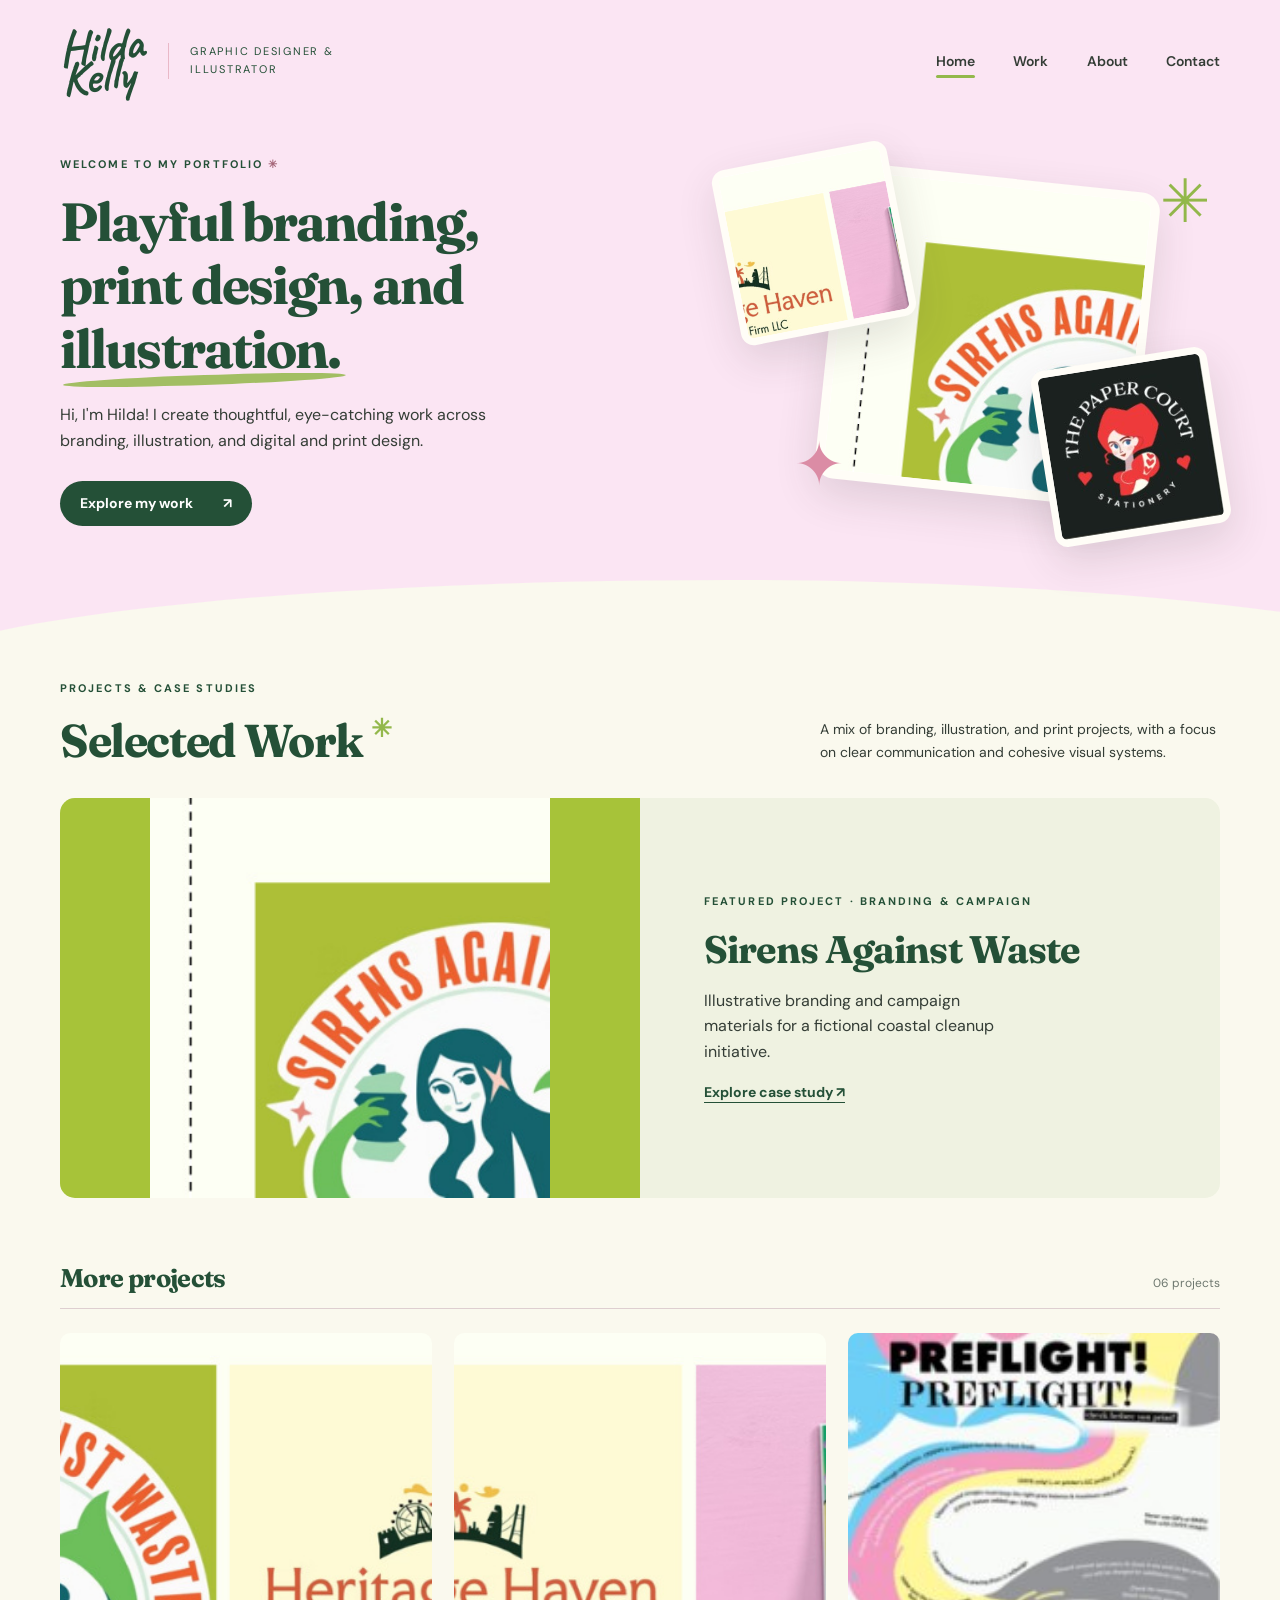
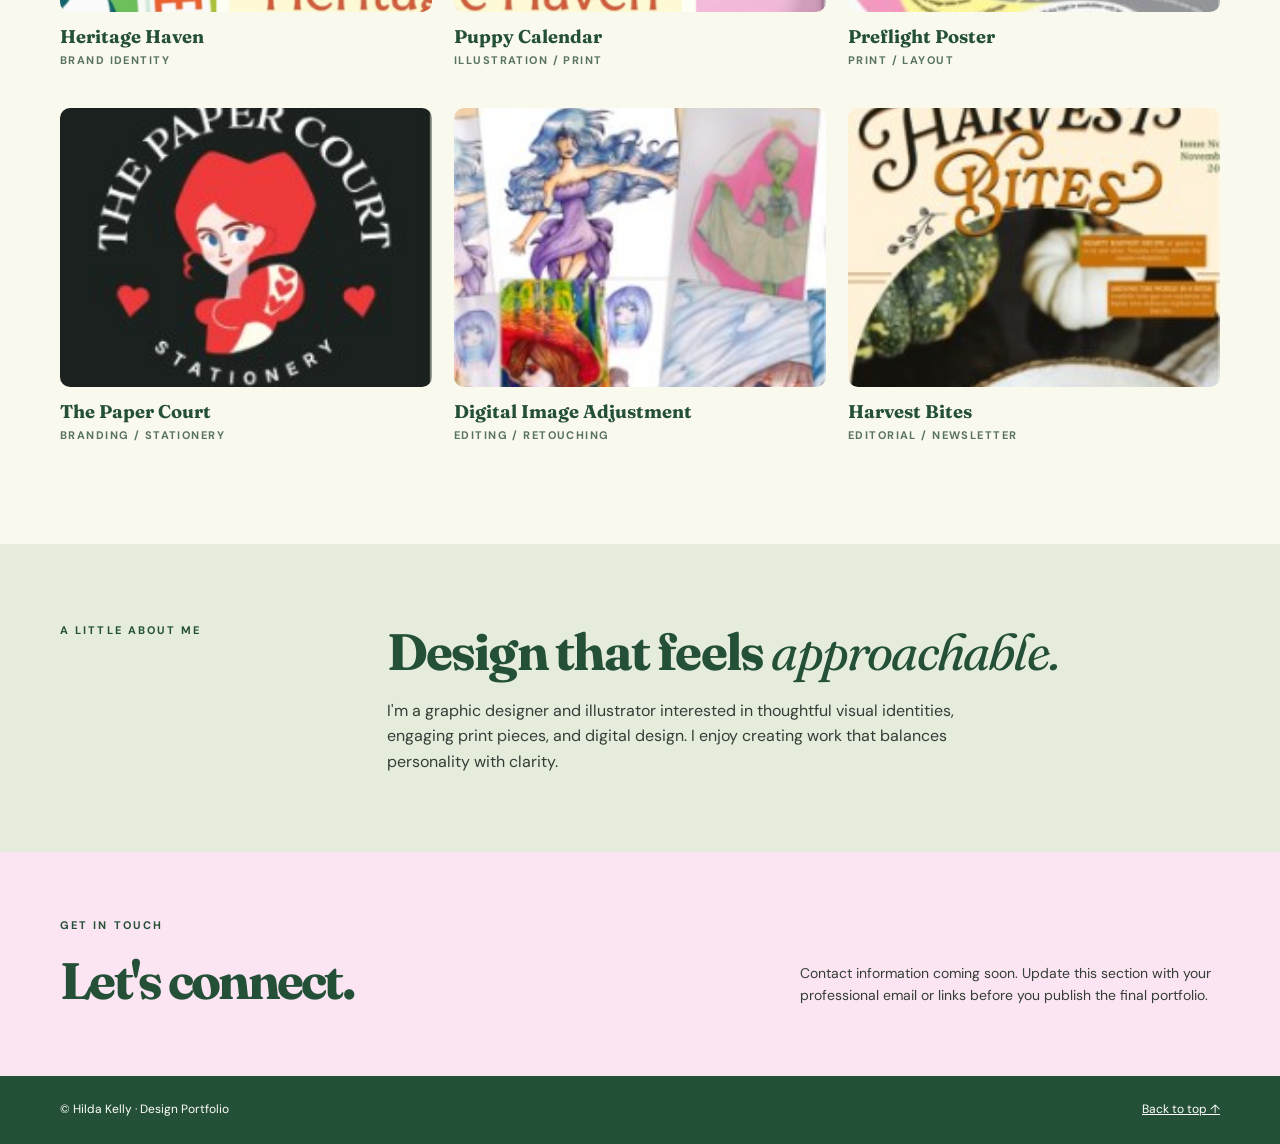
<file: index.html>
<!DOCTYPE html>

<html lang="en">
<head>
<meta charset="utf-8"/>
<meta content="width=device-width, initial-scale=1" name="viewport"/>
<meta content="Hilda Kelly's graphic design and illustration portfolio, featuring branding, print, and digital design work." name="description"/>
<title>Hilda Kelly | Graphic Designer &amp; Illustrator</title>
<link href="assets/favicon.svg" rel="icon" type="image/svg+xml"/>
<link href="https://fonts.googleapis.com" rel="preconnect"/>
<link crossorigin="" href="https://fonts.gstatic.com" rel="preconnect"/>
<link href="https://fonts.googleapis.com/css2?family=Caveat:wght@700&amp;family=DM+Sans:wght@400;500;600;700&amp;family=Fraunces:wght@700&amp;display=swap" rel="stylesheet"/>
<link href="style.css" rel="stylesheet"/>
</head>
<body>
<a class="skip-link" href="#main">Skip to content</a>
<header class="site-header" id="top">
<div class="container header-inner">
<a aria-label="Hilda Kelly, home" class="wordmark" href="./"><span>Hilda<br/>Kelly</span><small>graphic designer &amp; illustrator</small></a>
<nav aria-label="Main navigation" class="navigation">
<a aria-current="page" class="active" href="./">Home</a>
<a href="#work">Work</a>
<a href="#about">About</a>
<a href="#contact">Contact</a>
</nav>
</div>
</header>
<main id="main">
<section aria-labelledby="hero-title" class="hero">
<div class="container hero-layout">
<div class="hero-copy">
<p class="eyebrow">Welcome to my portfolio <span aria-hidden="true">✳</span></p>
<h1 id="hero-title">Playful branding,<br/>print design, and <span class="highlight">illustration.</span></h1>
<p class="hero-description">Hi, I'm Hilda! I create thoughtful, eye-catching work across branding, illustration, and digital and print design.</p>
<a class="button" href="#work">Explore my work <span aria-hidden="true">↗</span></a>
</div>
<div aria-label="A selection of Hilda's design projects" class="hero-art">
<div aria-hidden="true" class="art-sparkle top">✳</div>
<figure class="art-main"><img alt="Sirens Against Waste illustrated mermaid logo" fetchpriority="high" src="assets/sirens.jpg"/></figure>
<figure class="art-small art-puppy"><img alt="Puppy calendar design" src="assets/puppy-calendar.jpg"/></figure>
<figure class="art-small art-paper"><img alt="The Paper Court stationery logo" src="assets/paper-court.jpg"/></figure>
<div aria-hidden="true" class="art-sparkle bottom">✦</div>
</div>
</div>
</section>
<section aria-labelledby="work-title" class="work-section" id="work">
<div class="container">
<div class="section-heading">
<div><p class="eyebrow">Projects &amp; case studies</p><h2 id="work-title">Selected Work <span aria-hidden="true" class="little-star">✳</span></h2></div>
<p>A mix of branding, illustration, and print projects, with a focus on clear communication and cohesive visual systems.</p>
</div>
<article class="featured-project">
<a aria-label="Explore Sirens Against Waste case study" class="featured-image" href="sirens/"><img alt="Circular Sirens Against Waste brand mark featuring a mermaid and bright green background" loading="lazy" src="assets/sirens.jpg"/></a>
<div class="featured-copy">
<p class="eyebrow">Featured project · Branding &amp; campaign</p>
<h3><a class="featured-heading-link" href="sirens/">Sirens Against Waste</a></h3>
<p>Illustrative branding and campaign materials for a fictional coastal cleanup initiative.</p>
<a class="text-link" href="sirens/">Explore case study <span aria-hidden="true">↗</span></a>
</div>
</article>
<div class="more-heading"><h3>More projects</h3><span>06 projects</span></div>
<div class="project-grid">
<article class="project-card"><a class="project-card-link" href="heritage-haven/"><img alt="Heritage Haven brand identity logo" loading="lazy" src="assets/heritage-haven.jpg"/><div class="project-meta"><h4>Heritage Haven</h4><p>Brand identity</p></div></a></article>
<article class="project-card"><a class="project-card-link" href="puppy-calendar/"><img alt="Colorful hanging puppy calendar mockup" loading="lazy" src="assets/puppy-calendar.jpg"/><div class="project-meta"><h4>Puppy Calendar</h4><p>Illustration / Print</p></div></a></article>
<article class="project-card"><a class="project-card-link" href="preflight/"><img alt="Colorful Preflight poster typography and shapes" loading="lazy" src="assets/preflight.jpg"/><div class="project-meta"><h4>Preflight Poster</h4><p>Print / Layout</p></div></a></article>
<article class="project-card"><a class="project-card-link" href="paper-court/"><img alt="The Paper Court red-haired illustrated playing card logo" loading="lazy" src="assets/paper-court.jpg"/><div class="project-meta"><h4>The Paper Court</h4><p>Branding / Stationery</p></div></a></article>
<article class="project-card"><a class="project-card-link" href="retouching/"><img alt="Digital illustration and photo adjustment work shown as layered prints" loading="lazy" src="assets/retouching.jpg"/><div class="project-meta"><h4>Digital Image Adjustment</h4><p>Editing / Retouching</p></div></a></article>
<article class="project-card"><a class="project-card-link" href="harvest-bites/"><img alt="Harvest Bites autumn-themed newsletter cover" loading="lazy" src="assets/harvest-bites.jpg"/><div class="project-meta"><h4>Harvest Bites</h4><p>Editorial / Newsletter</p></div></a></article>
</div>
</div>
</section>
<section aria-labelledby="about-title" class="about-section" id="about"><div class="container about-layout"><p class="eyebrow">A little about me</p><div><h2 id="about-title">Design that feels <em>approachable.</em></h2><p>I'm a graphic designer and illustrator interested in thoughtful visual identities, engaging print pieces, and digital design. I enjoy creating work that balances personality with clarity.</p></div></div></section>
<section aria-labelledby="contact-title" class="contact-section" id="contact"><div class="container contact-layout"><div><p class="eyebrow">Get in touch</p><h2 id="contact-title">Let's connect.</h2></div><p>Contact information coming soon. Update this section with your professional email or links before you publish the final portfolio.</p></div></section>
</main>
<footer class="site-footer"><div class="container footer-inner"><span>© Hilda Kelly · Design Portfolio</span><a href="#top">Back to top ↑</a></div></footer>
</body>
</html>
</file>
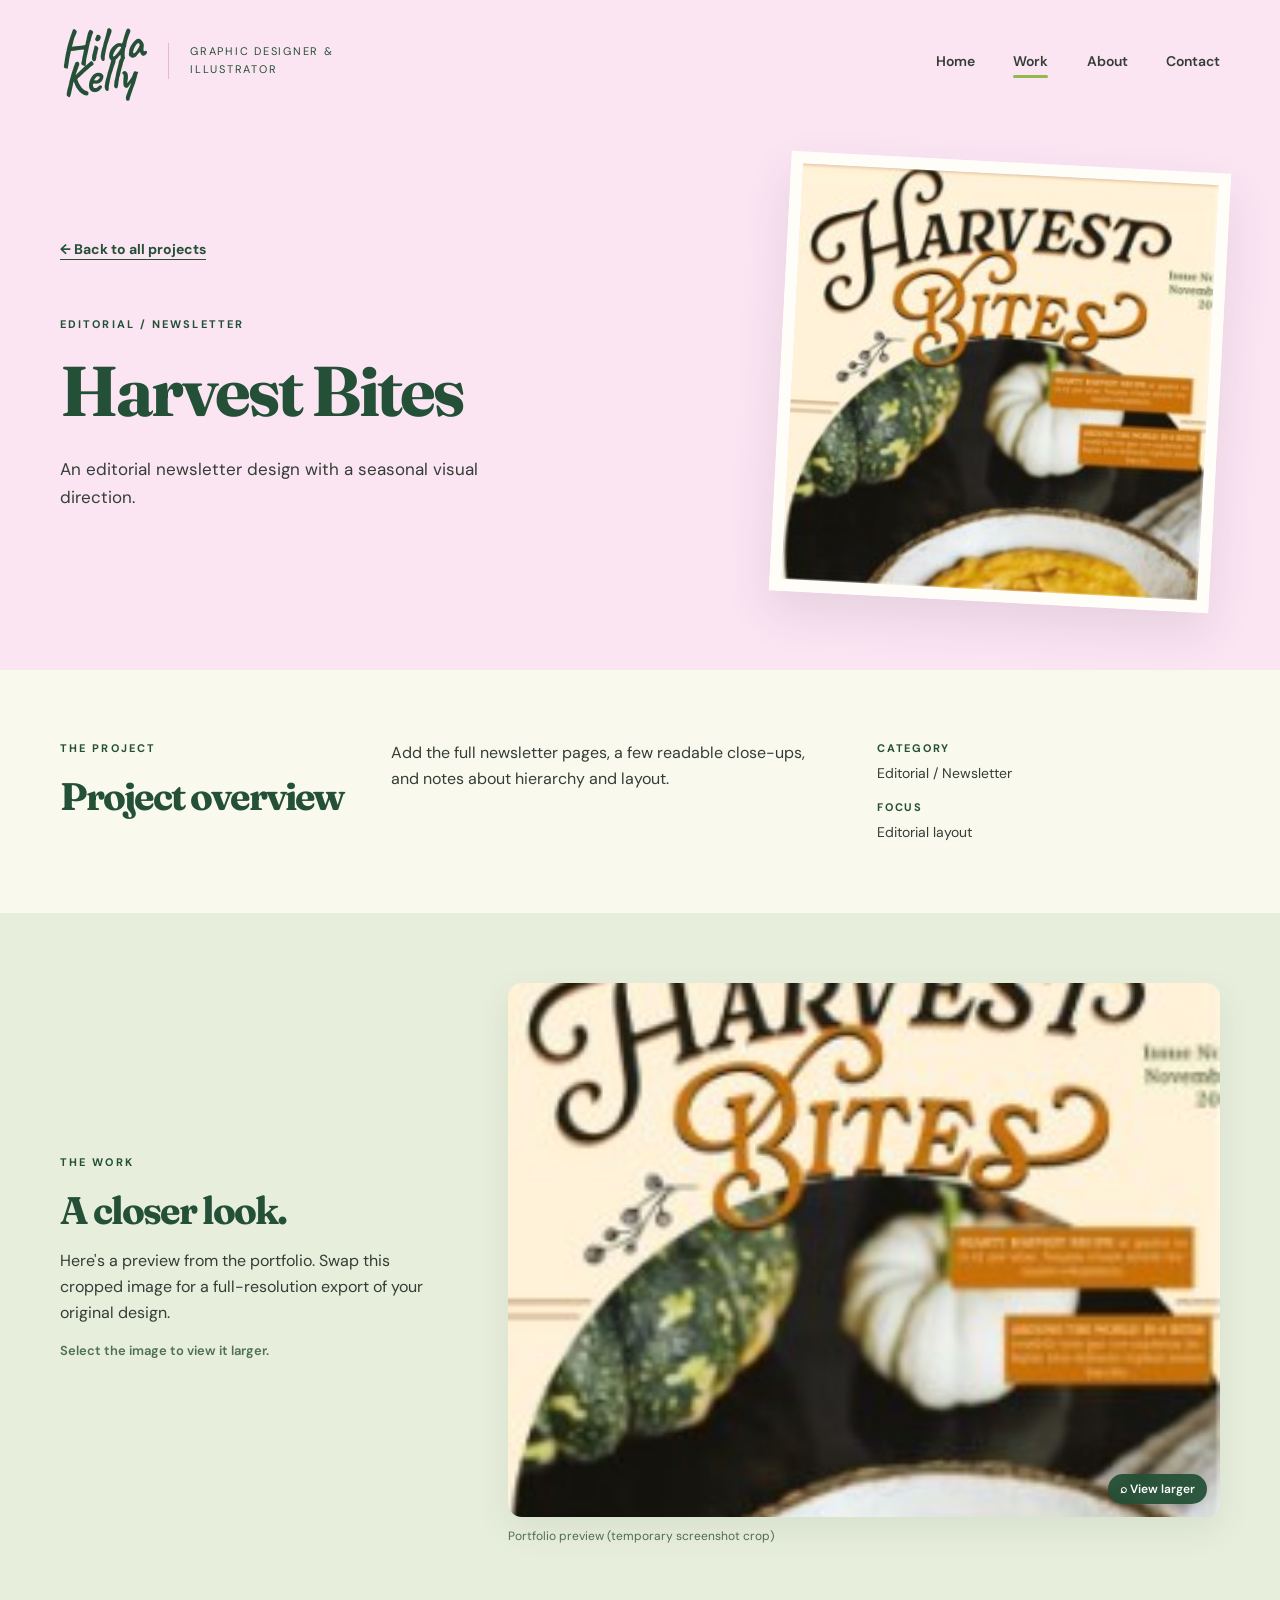
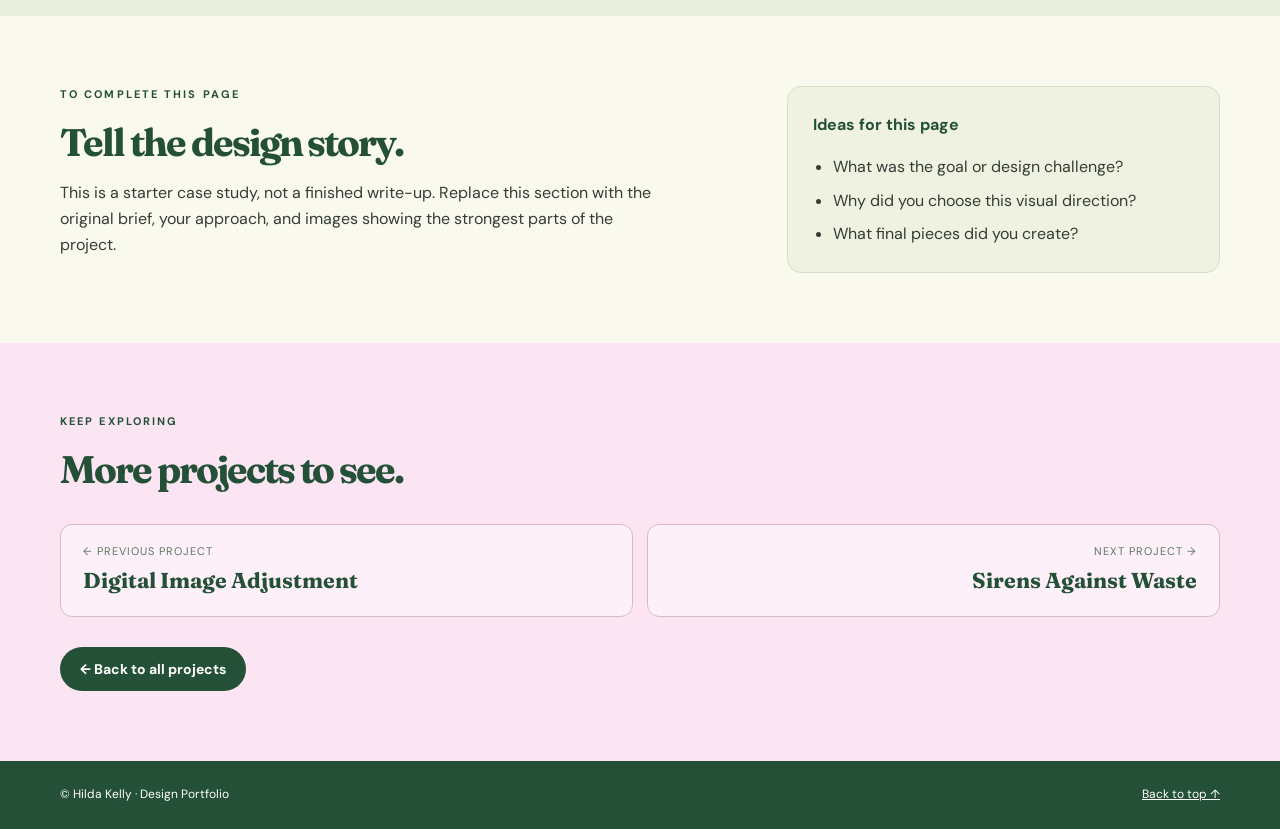
<file: harvest-bites/index.html>
<!DOCTYPE html>

<html lang="en">
<head>
<meta charset="utf-8"/>
<meta content="width=device-width, initial-scale=1" name="viewport"/>
<meta content="Harvest Bites portfolio project by Hilda Kelly." name="description"/>
<title>Harvest Bites | Hilda Kelly</title>
<link href="../assets/favicon.svg" rel="icon" type="image/svg+xml"/>
<link href="https://fonts.googleapis.com" rel="preconnect"/>
<link crossorigin="" href="https://fonts.gstatic.com" rel="preconnect"/>
<link href="https://fonts.googleapis.com/css2?family=Caveat:wght@700&amp;family=DM+Sans:wght@400;500;600;700&amp;family=Fraunces:wght@700&amp;display=swap" rel="stylesheet"/>
<link href="../style.css" rel="stylesheet"/>
</head>
<body>
<a class="skip-link" href="#main">Skip to content</a>
<header class="site-header" id="top"><div class="container header-inner">
<a aria-label="Hilda Kelly, home" class="wordmark" href="../"><span>Hilda<br/>Kelly</span><small>graphic designer &amp; illustrator</small></a>
<nav aria-label="Main navigation" class="navigation"><a href="../">Home</a><a class="active" href="../#work">Work</a><a href="../#about">About</a><a href="../#contact">Contact</a></nav>
</div></header>
<main id="main">
<section class="case-hero"><div class="container case-hero-layout">
<div class="case-intro">
<a class="text-link" href="../#work">← Back to all projects</a>
<p class="eyebrow">Editorial / Newsletter</p>
<h1>Harvest Bites</h1>
<p>An editorial newsletter design with a seasonal visual direction.</p>
</div>
<img alt="Portfolio preview of Harvest Bites" fetchpriority="high" src="../assets/harvest-bites.jpg"/>
</div></section>
<section class="case-section"><div class="container case-info">
<div><p class="eyebrow">The project</p><h2>Project overview</h2></div>
<p>Add the full newsletter pages, a few readable close-ups, and notes about hierarchy and layout.</p>
<div class="case-facts"><div><strong>Category</strong><span>Editorial / Newsletter</span></div><div><strong>Focus</strong><span>Editorial layout</span></div></div>
</div></section>
<section class="case-section case-gallery"><div class="container case-detail-layout">
<div><p class="eyebrow">The work</p><h2>A closer look.</h2><p>Here's a preview from the portfolio. Swap this cropped image for a full-resolution export of your original design.</p><p class="zoom-help">Select the image to view it larger.</p></div>
<figure class="case-large-preview"><button aria-label="Enlarge image: Closer view of Harvest Bites" class="zoom-trigger" type="button"><img alt="Closer view of Harvest Bites" loading="lazy" src="../assets/harvest-bites.jpg"/><span aria-hidden="true" class="zoom-indicator">⌕  View larger</span></button><figcaption>Portfolio preview (temporary screenshot crop)</figcaption></figure>
</div></section>
<section class="case-section"><div class="container case-edit-note"><div><p class="eyebrow">To complete this page</p><h2>Tell the design story.</h2><p>This is a starter case study, not a finished write-up. Replace this section with the original brief, your approach, and images showing the strongest parts of the project.</p></div><div class="case-suggestions"><strong>Ideas for this page</strong><ul><li>What was the goal or design challenge?</li><li>Why did you choose this visual direction?</li><li>What final pieces did you create?</li></ul></div></div></section>
<section class="case-end"><div class="container"><p class="eyebrow">Keep exploring</p><h2>More projects to see.</h2>
<div class="project-pager"><a href="../retouching/"><small>← Previous project</small><strong>Digital Image Adjustment</strong></a><a href="../sirens/"><small>Next project →</small><strong>Sirens Against Waste</strong></a></div>
<a class="button" href="../#work">← Back to all projects</a>
</div></section>
</main>
<footer class="site-footer"><div class="container footer-inner"><span>© Hilda Kelly · Design Portfolio</span><a href="#top">Back to top ↑</a></div></footer>
<script defer="True" src="../lightbox.js"></script></body>
</html>
</file>
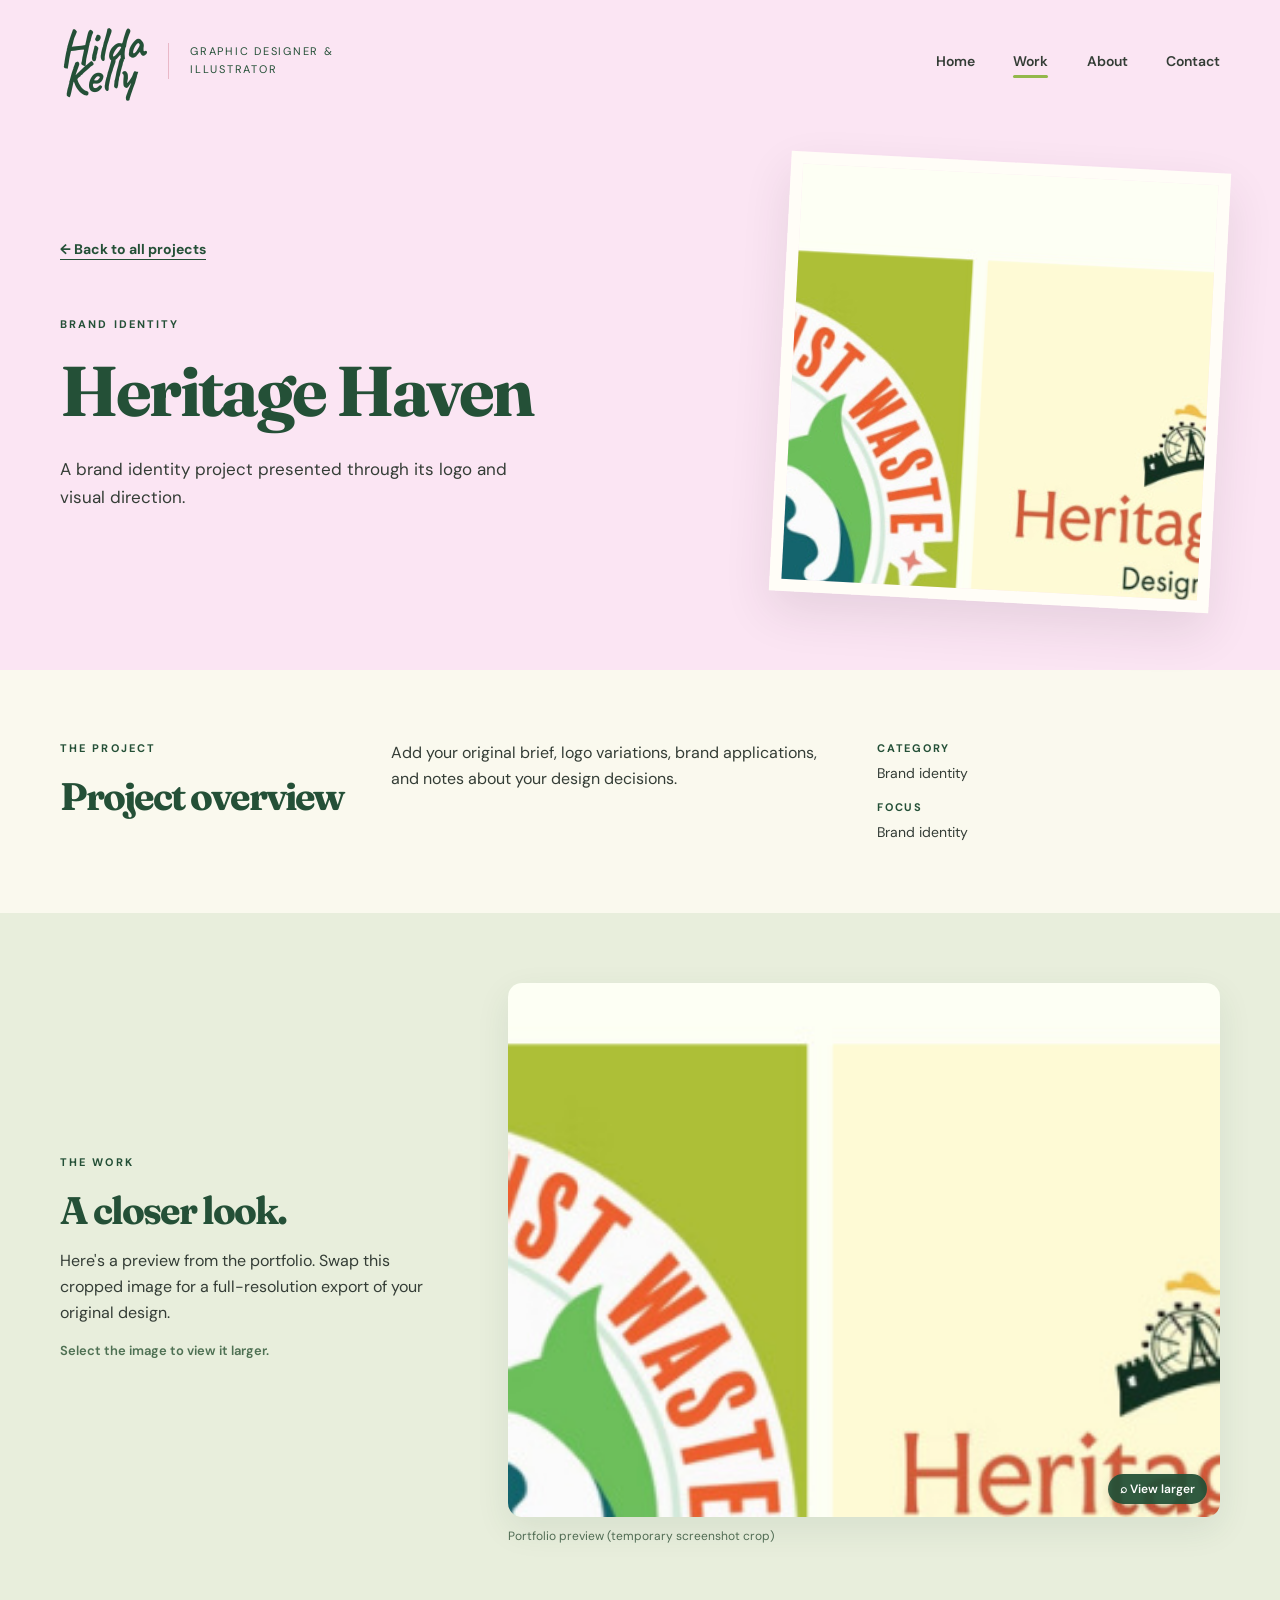
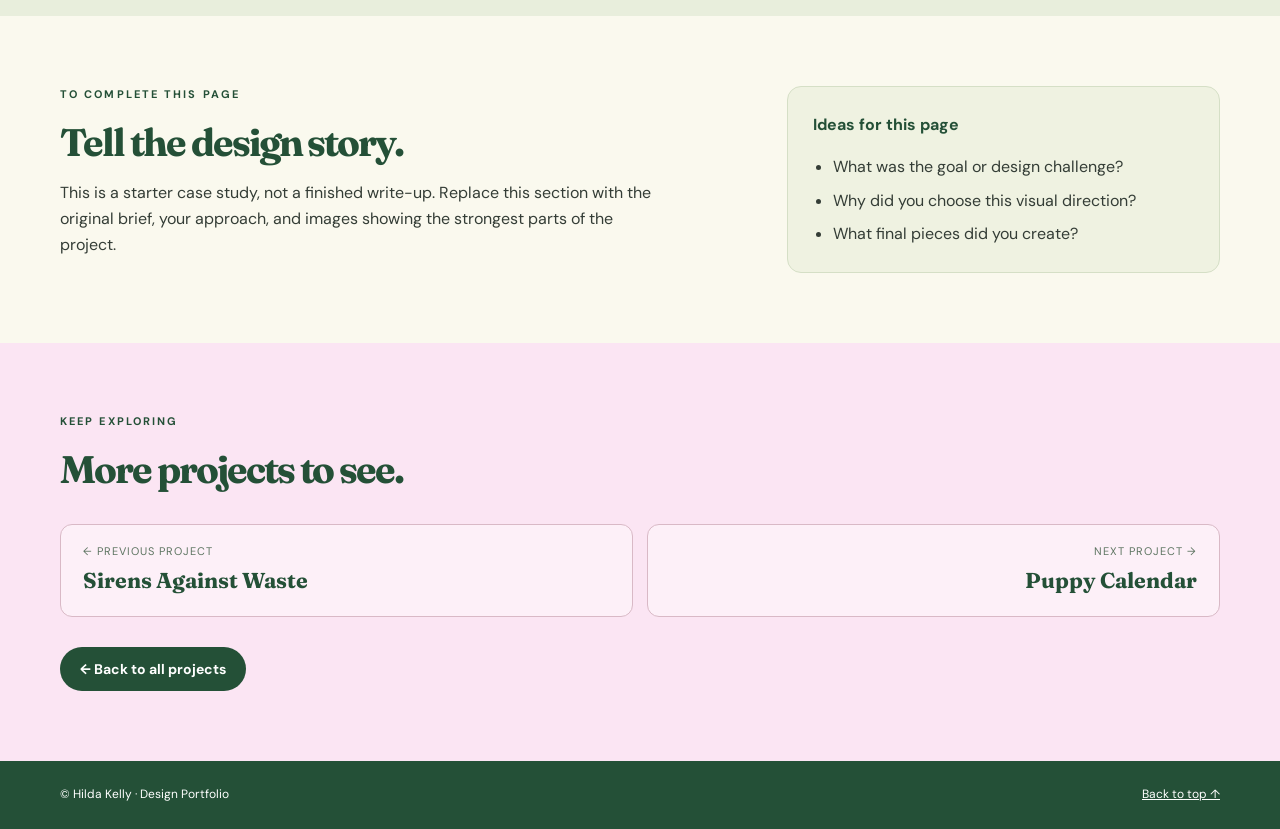
<file: heritage-haven/index.html>
<!DOCTYPE html>

<html lang="en">
<head>
<meta charset="utf-8"/>
<meta content="width=device-width, initial-scale=1" name="viewport"/>
<meta content="Heritage Haven portfolio project by Hilda Kelly." name="description"/>
<title>Heritage Haven | Hilda Kelly</title>
<link href="../assets/favicon.svg" rel="icon" type="image/svg+xml"/>
<link href="https://fonts.googleapis.com" rel="preconnect"/>
<link crossorigin="" href="https://fonts.gstatic.com" rel="preconnect"/>
<link href="https://fonts.googleapis.com/css2?family=Caveat:wght@700&amp;family=DM+Sans:wght@400;500;600;700&amp;family=Fraunces:wght@700&amp;display=swap" rel="stylesheet"/>
<link href="../style.css" rel="stylesheet"/>
</head>
<body>
<a class="skip-link" href="#main">Skip to content</a>
<header class="site-header" id="top"><div class="container header-inner">
<a aria-label="Hilda Kelly, home" class="wordmark" href="../"><span>Hilda<br/>Kelly</span><small>graphic designer &amp; illustrator</small></a>
<nav aria-label="Main navigation" class="navigation"><a href="../">Home</a><a class="active" href="../#work">Work</a><a href="../#about">About</a><a href="../#contact">Contact</a></nav>
</div></header>
<main id="main">
<section class="case-hero"><div class="container case-hero-layout">
<div class="case-intro">
<a class="text-link" href="../#work">← Back to all projects</a>
<p class="eyebrow">Brand identity</p>
<h1>Heritage Haven</h1>
<p>A brand identity project presented through its logo and visual direction.</p>
</div>
<img alt="Portfolio preview of Heritage Haven" fetchpriority="high" src="../assets/heritage-haven.jpg"/>
</div></section>
<section class="case-section"><div class="container case-info">
<div><p class="eyebrow">The project</p><h2>Project overview</h2></div>
<p>Add your original brief, logo variations, brand applications, and notes about your design decisions.</p>
<div class="case-facts"><div><strong>Category</strong><span>Brand identity</span></div><div><strong>Focus</strong><span>Brand identity</span></div></div>
</div></section>
<section class="case-section case-gallery"><div class="container case-detail-layout">
<div><p class="eyebrow">The work</p><h2>A closer look.</h2><p>Here's a preview from the portfolio. Swap this cropped image for a full-resolution export of your original design.</p><p class="zoom-help">Select the image to view it larger.</p></div>
<figure class="case-large-preview"><button aria-label="Enlarge image: Closer view of Heritage Haven" class="zoom-trigger" type="button"><img alt="Closer view of Heritage Haven" loading="lazy" src="../assets/heritage-haven.jpg"/><span aria-hidden="true" class="zoom-indicator">⌕  View larger</span></button><figcaption>Portfolio preview (temporary screenshot crop)</figcaption></figure>
</div></section>
<section class="case-section"><div class="container case-edit-note"><div><p class="eyebrow">To complete this page</p><h2>Tell the design story.</h2><p>This is a starter case study, not a finished write-up. Replace this section with the original brief, your approach, and images showing the strongest parts of the project.</p></div><div class="case-suggestions"><strong>Ideas for this page</strong><ul><li>What was the goal or design challenge?</li><li>Why did you choose this visual direction?</li><li>What final pieces did you create?</li></ul></div></div></section>
<section class="case-end"><div class="container"><p class="eyebrow">Keep exploring</p><h2>More projects to see.</h2>
<div class="project-pager"><a href="../sirens/"><small>← Previous project</small><strong>Sirens Against Waste</strong></a><a href="../puppy-calendar/"><small>Next project →</small><strong>Puppy Calendar</strong></a></div>
<a class="button" href="../#work">← Back to all projects</a>
</div></section>
</main>
<footer class="site-footer"><div class="container footer-inner"><span>© Hilda Kelly · Design Portfolio</span><a href="#top">Back to top ↑</a></div></footer>
<script defer="True" src="../lightbox.js"></script></body>
</html>
</file>
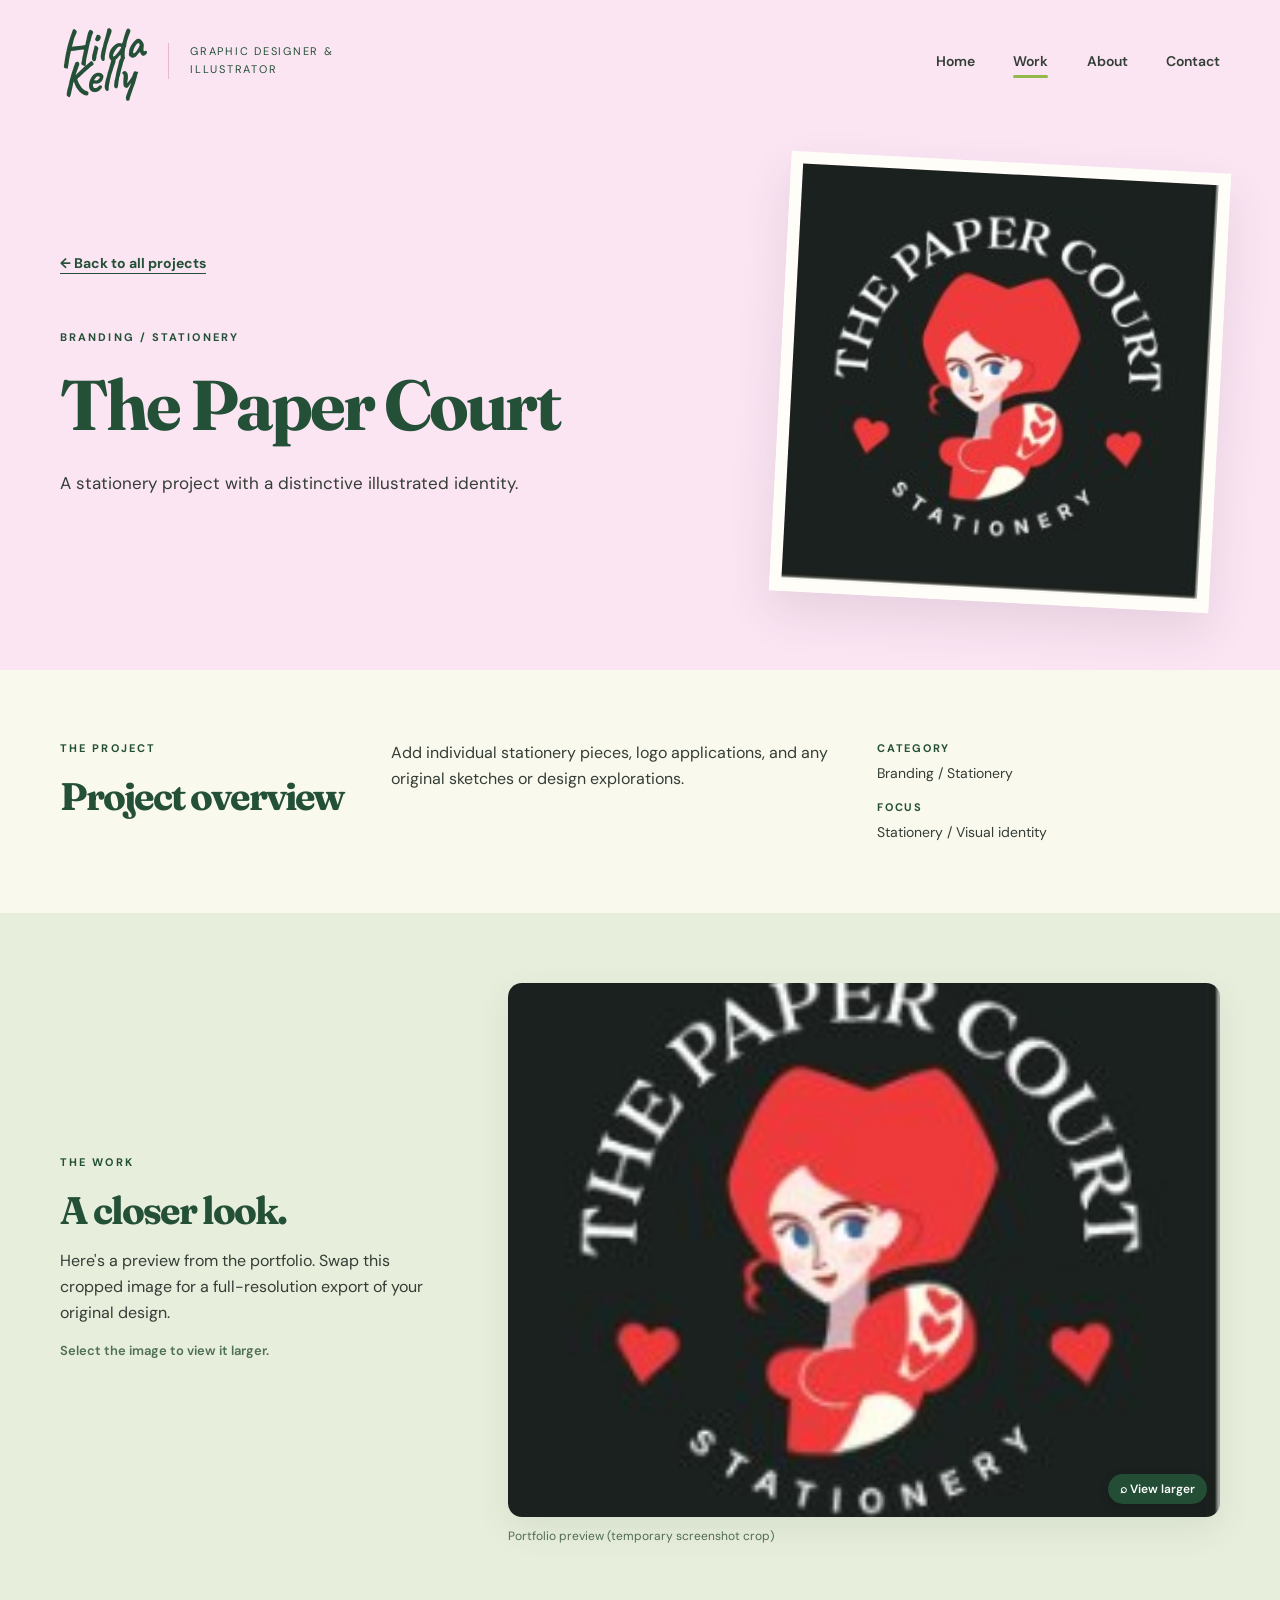
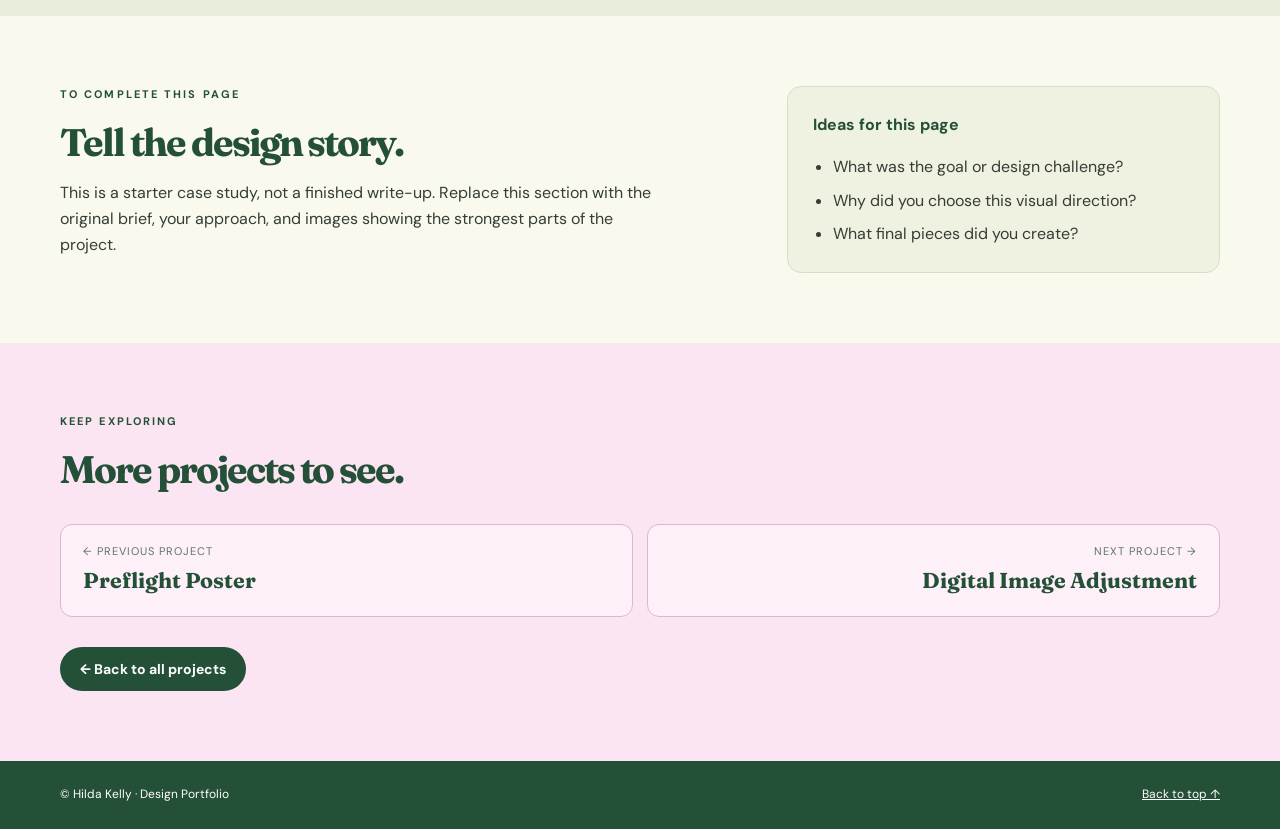
<file: paper-court/index.html>
<!DOCTYPE html>

<html lang="en">
<head>
<meta charset="utf-8"/>
<meta content="width=device-width, initial-scale=1" name="viewport"/>
<meta content="The Paper Court portfolio project by Hilda Kelly." name="description"/>
<title>The Paper Court | Hilda Kelly</title>
<link href="../assets/favicon.svg" rel="icon" type="image/svg+xml"/>
<link href="https://fonts.googleapis.com" rel="preconnect"/>
<link crossorigin="" href="https://fonts.gstatic.com" rel="preconnect"/>
<link href="https://fonts.googleapis.com/css2?family=Caveat:wght@700&amp;family=DM+Sans:wght@400;500;600;700&amp;family=Fraunces:wght@700&amp;display=swap" rel="stylesheet"/>
<link href="../style.css" rel="stylesheet"/>
</head>
<body>
<a class="skip-link" href="#main">Skip to content</a>
<header class="site-header" id="top"><div class="container header-inner">
<a aria-label="Hilda Kelly, home" class="wordmark" href="../"><span>Hilda<br/>Kelly</span><small>graphic designer &amp; illustrator</small></a>
<nav aria-label="Main navigation" class="navigation"><a href="../">Home</a><a class="active" href="../#work">Work</a><a href="../#about">About</a><a href="../#contact">Contact</a></nav>
</div></header>
<main id="main">
<section class="case-hero"><div class="container case-hero-layout">
<div class="case-intro">
<a class="text-link" href="../#work">← Back to all projects</a>
<p class="eyebrow">Branding / Stationery</p>
<h1>The Paper Court</h1>
<p>A stationery project with a distinctive illustrated identity.</p>
</div>
<img alt="Portfolio preview of The Paper Court" fetchpriority="high" src="../assets/paper-court.jpg"/>
</div></section>
<section class="case-section"><div class="container case-info">
<div><p class="eyebrow">The project</p><h2>Project overview</h2></div>
<p>Add individual stationery pieces, logo applications, and any original sketches or design explorations.</p>
<div class="case-facts"><div><strong>Category</strong><span>Branding / Stationery</span></div><div><strong>Focus</strong><span>Stationery / Visual identity</span></div></div>
</div></section>
<section class="case-section case-gallery"><div class="container case-detail-layout">
<div><p class="eyebrow">The work</p><h2>A closer look.</h2><p>Here's a preview from the portfolio. Swap this cropped image for a full-resolution export of your original design.</p><p class="zoom-help">Select the image to view it larger.</p></div>
<figure class="case-large-preview"><button aria-label="Enlarge image: Closer view of The Paper Court" class="zoom-trigger" type="button"><img alt="Closer view of The Paper Court" loading="lazy" src="../assets/paper-court.jpg"/><span aria-hidden="true" class="zoom-indicator">⌕  View larger</span></button><figcaption>Portfolio preview (temporary screenshot crop)</figcaption></figure>
</div></section>
<section class="case-section"><div class="container case-edit-note"><div><p class="eyebrow">To complete this page</p><h2>Tell the design story.</h2><p>This is a starter case study, not a finished write-up. Replace this section with the original brief, your approach, and images showing the strongest parts of the project.</p></div><div class="case-suggestions"><strong>Ideas for this page</strong><ul><li>What was the goal or design challenge?</li><li>Why did you choose this visual direction?</li><li>What final pieces did you create?</li></ul></div></div></section>
<section class="case-end"><div class="container"><p class="eyebrow">Keep exploring</p><h2>More projects to see.</h2>
<div class="project-pager"><a href="../preflight/"><small>← Previous project</small><strong>Preflight Poster</strong></a><a href="../retouching/"><small>Next project →</small><strong>Digital Image Adjustment</strong></a></div>
<a class="button" href="../#work">← Back to all projects</a>
</div></section>
</main>
<footer class="site-footer"><div class="container footer-inner"><span>© Hilda Kelly · Design Portfolio</span><a href="#top">Back to top ↑</a></div></footer>
<script defer="True" src="../lightbox.js"></script></body>
</html>
</file>
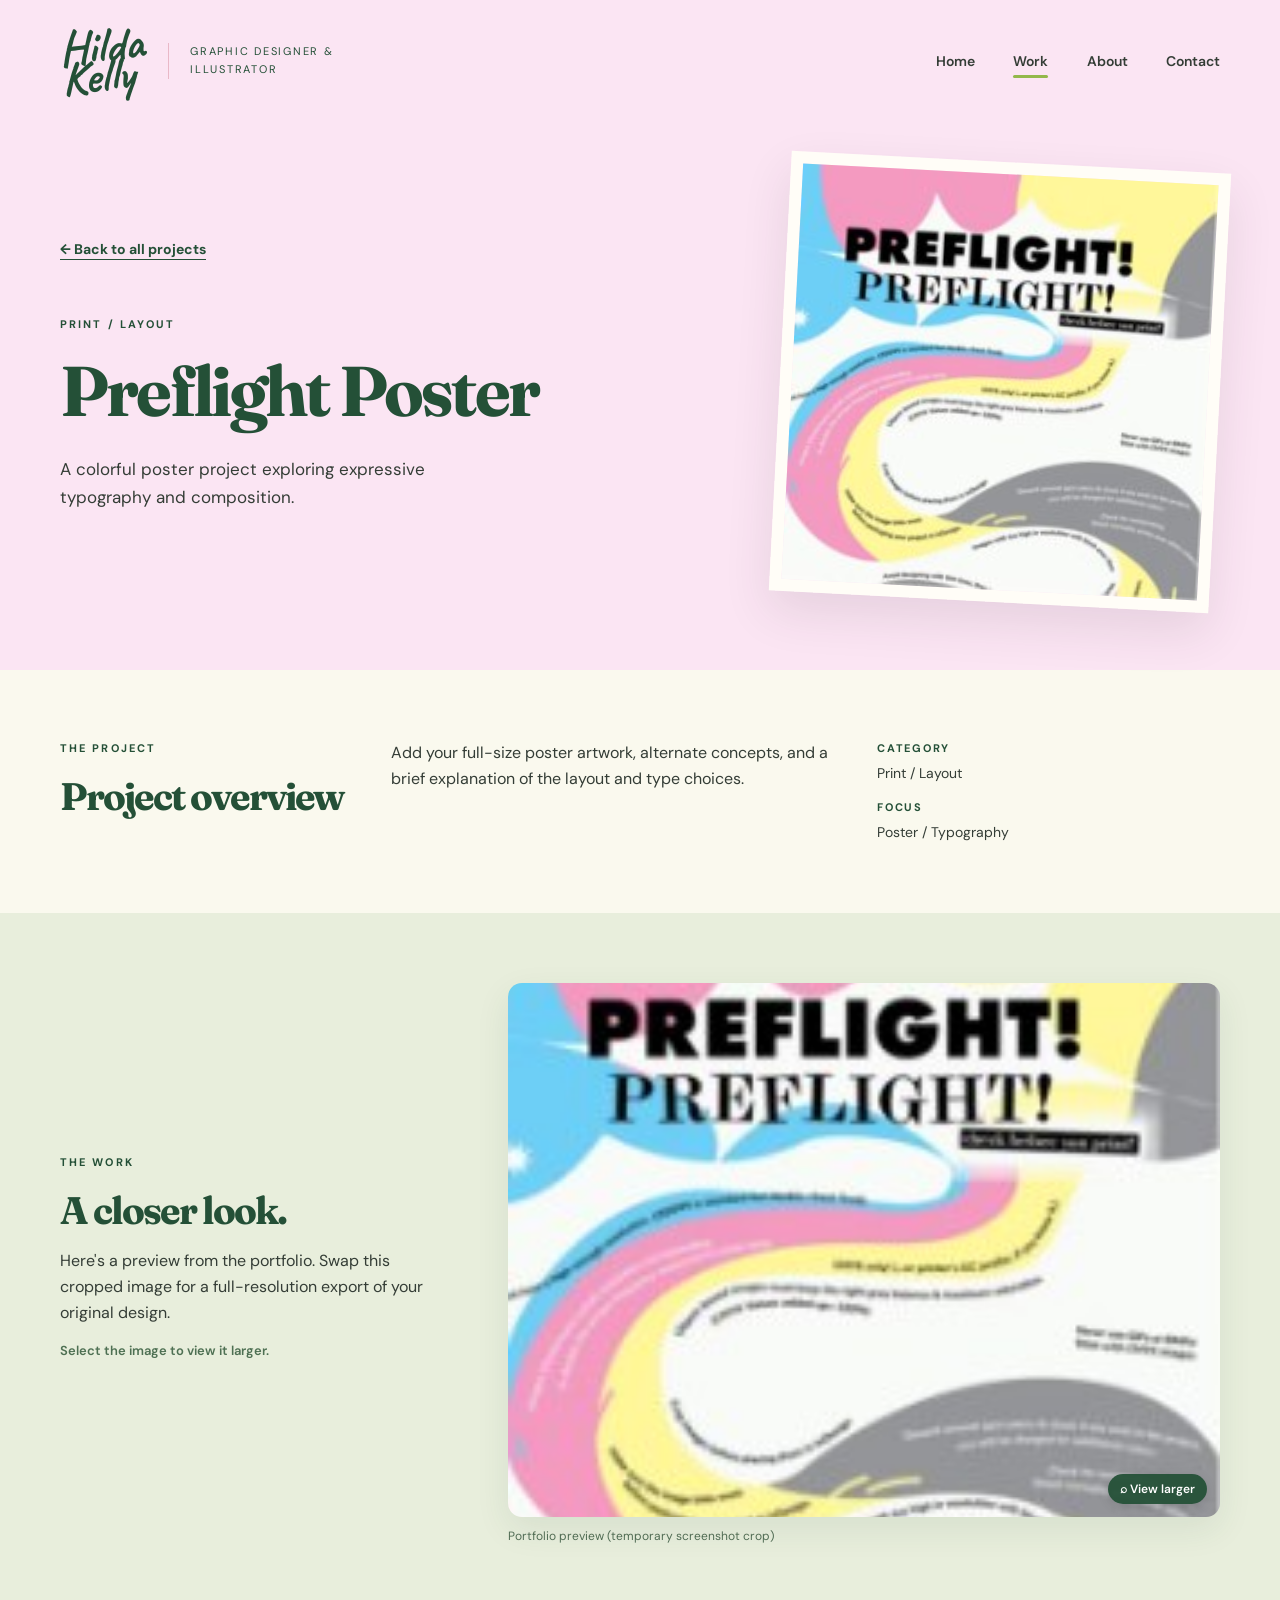
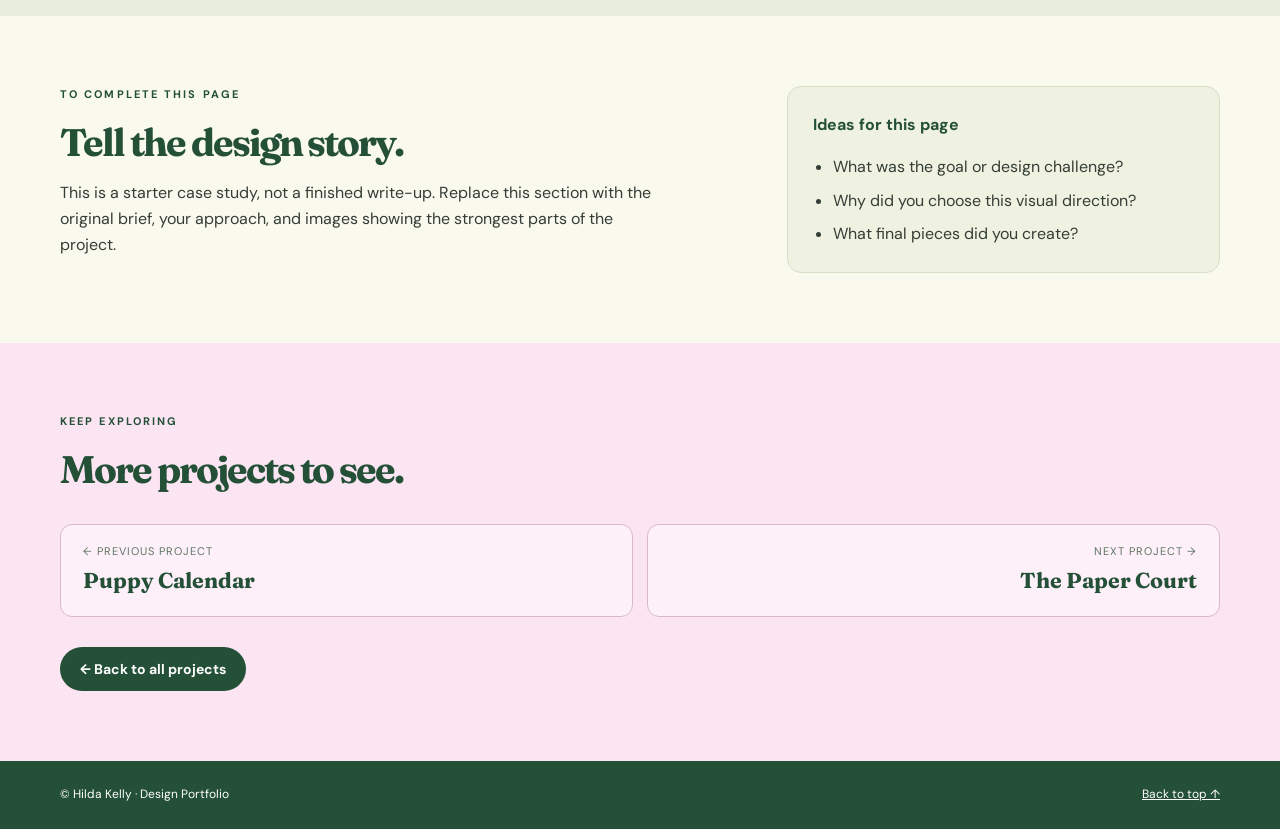
<file: preflight/index.html>
<!DOCTYPE html>

<html lang="en">
<head>
<meta charset="utf-8"/>
<meta content="width=device-width, initial-scale=1" name="viewport"/>
<meta content="Preflight Poster portfolio project by Hilda Kelly." name="description"/>
<title>Preflight Poster | Hilda Kelly</title>
<link href="../assets/favicon.svg" rel="icon" type="image/svg+xml"/>
<link href="https://fonts.googleapis.com" rel="preconnect"/>
<link crossorigin="" href="https://fonts.gstatic.com" rel="preconnect"/>
<link href="https://fonts.googleapis.com/css2?family=Caveat:wght@700&amp;family=DM+Sans:wght@400;500;600;700&amp;family=Fraunces:wght@700&amp;display=swap" rel="stylesheet"/>
<link href="../style.css" rel="stylesheet"/>
</head>
<body>
<a class="skip-link" href="#main">Skip to content</a>
<header class="site-header" id="top"><div class="container header-inner">
<a aria-label="Hilda Kelly, home" class="wordmark" href="../"><span>Hilda<br/>Kelly</span><small>graphic designer &amp; illustrator</small></a>
<nav aria-label="Main navigation" class="navigation"><a href="../">Home</a><a class="active" href="../#work">Work</a><a href="../#about">About</a><a href="../#contact">Contact</a></nav>
</div></header>
<main id="main">
<section class="case-hero"><div class="container case-hero-layout">
<div class="case-intro">
<a class="text-link" href="../#work">← Back to all projects</a>
<p class="eyebrow">Print / Layout</p>
<h1>Preflight Poster</h1>
<p>A colorful poster project exploring expressive typography and composition.</p>
</div>
<img alt="Portfolio preview of Preflight Poster" fetchpriority="high" src="../assets/preflight.jpg"/>
</div></section>
<section class="case-section"><div class="container case-info">
<div><p class="eyebrow">The project</p><h2>Project overview</h2></div>
<p>Add your full-size poster artwork, alternate concepts, and a brief explanation of the layout and type choices.</p>
<div class="case-facts"><div><strong>Category</strong><span>Print / Layout</span></div><div><strong>Focus</strong><span>Poster / Typography</span></div></div>
</div></section>
<section class="case-section case-gallery"><div class="container case-detail-layout">
<div><p class="eyebrow">The work</p><h2>A closer look.</h2><p>Here's a preview from the portfolio. Swap this cropped image for a full-resolution export of your original design.</p><p class="zoom-help">Select the image to view it larger.</p></div>
<figure class="case-large-preview"><button aria-label="Enlarge image: Closer view of Preflight Poster" class="zoom-trigger" type="button"><img alt="Closer view of Preflight Poster" loading="lazy" src="../assets/preflight.jpg"/><span aria-hidden="true" class="zoom-indicator">⌕  View larger</span></button><figcaption>Portfolio preview (temporary screenshot crop)</figcaption></figure>
</div></section>
<section class="case-section"><div class="container case-edit-note"><div><p class="eyebrow">To complete this page</p><h2>Tell the design story.</h2><p>This is a starter case study, not a finished write-up. Replace this section with the original brief, your approach, and images showing the strongest parts of the project.</p></div><div class="case-suggestions"><strong>Ideas for this page</strong><ul><li>What was the goal or design challenge?</li><li>Why did you choose this visual direction?</li><li>What final pieces did you create?</li></ul></div></div></section>
<section class="case-end"><div class="container"><p class="eyebrow">Keep exploring</p><h2>More projects to see.</h2>
<div class="project-pager"><a href="../puppy-calendar/"><small>← Previous project</small><strong>Puppy Calendar</strong></a><a href="../paper-court/"><small>Next project →</small><strong>The Paper Court</strong></a></div>
<a class="button" href="../#work">← Back to all projects</a>
</div></section>
</main>
<footer class="site-footer"><div class="container footer-inner"><span>© Hilda Kelly · Design Portfolio</span><a href="#top">Back to top ↑</a></div></footer>
<script defer="True" src="../lightbox.js"></script></body>
</html>
</file>
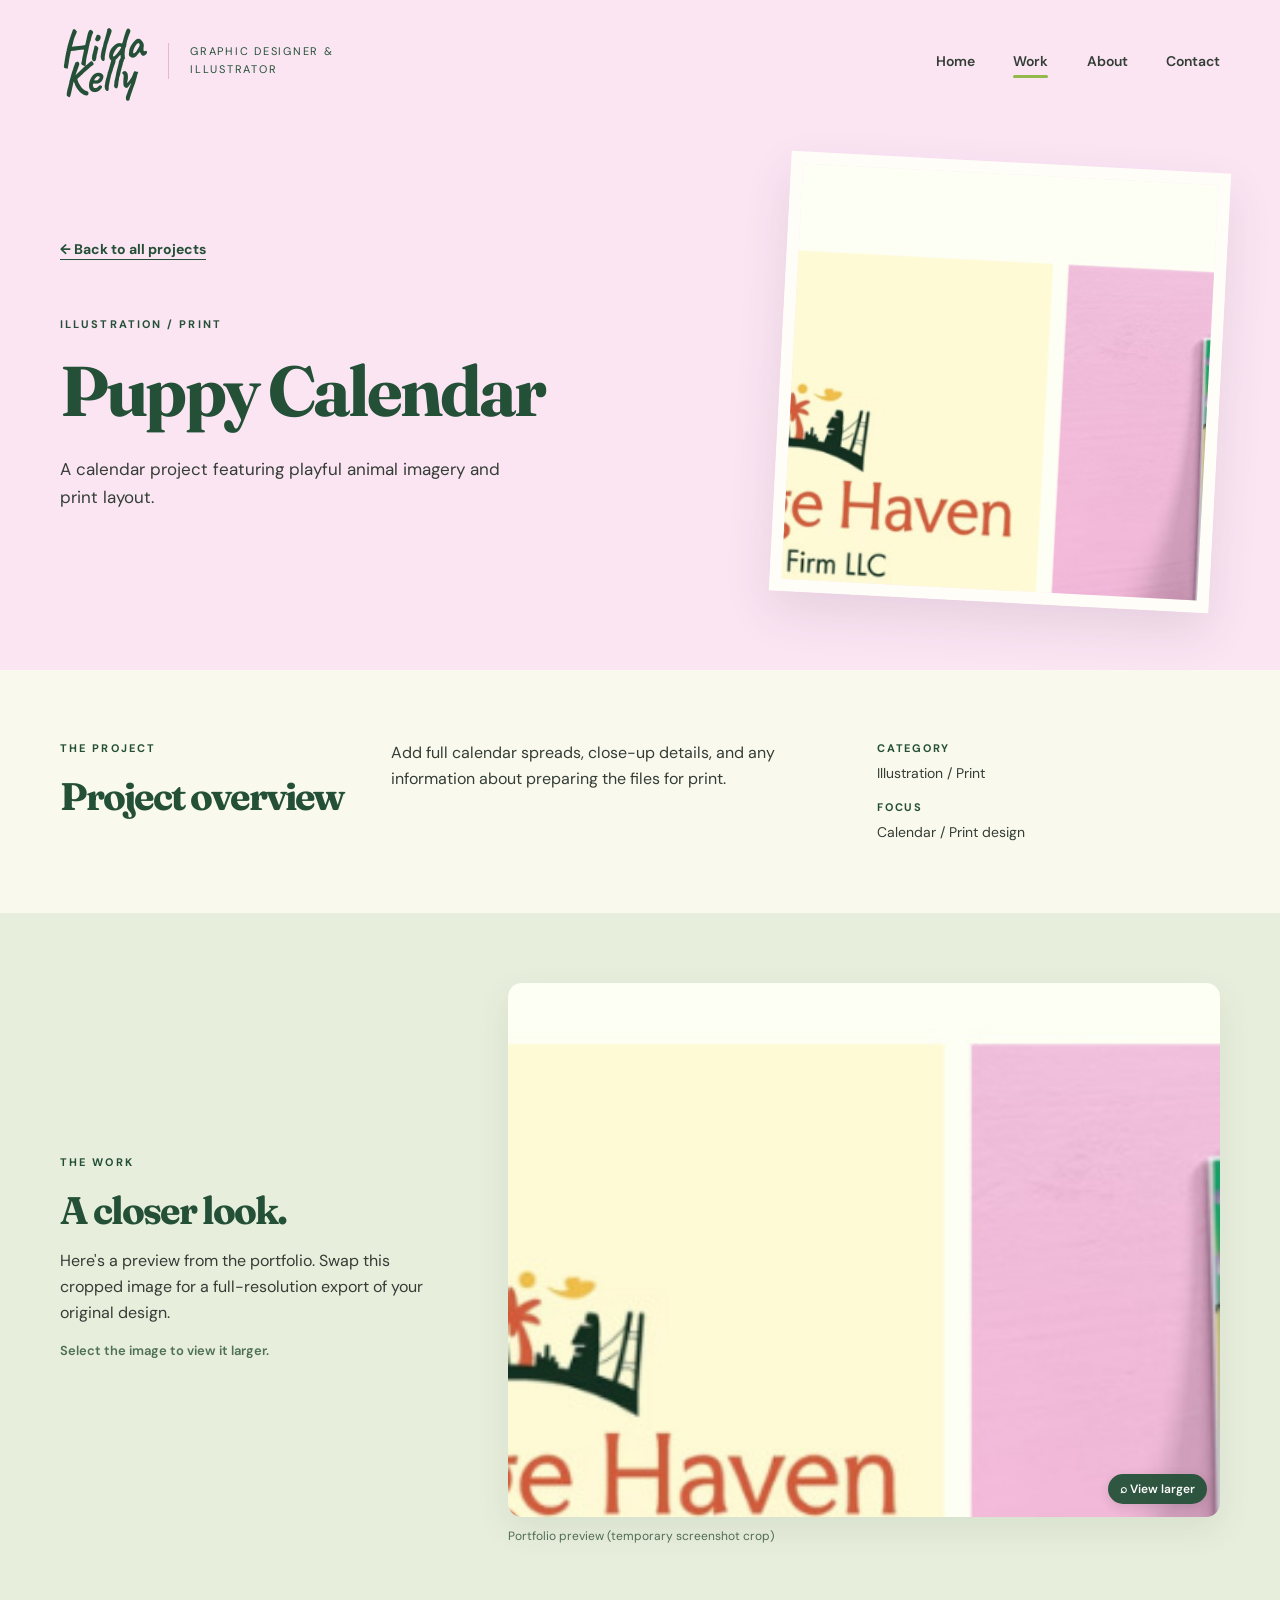
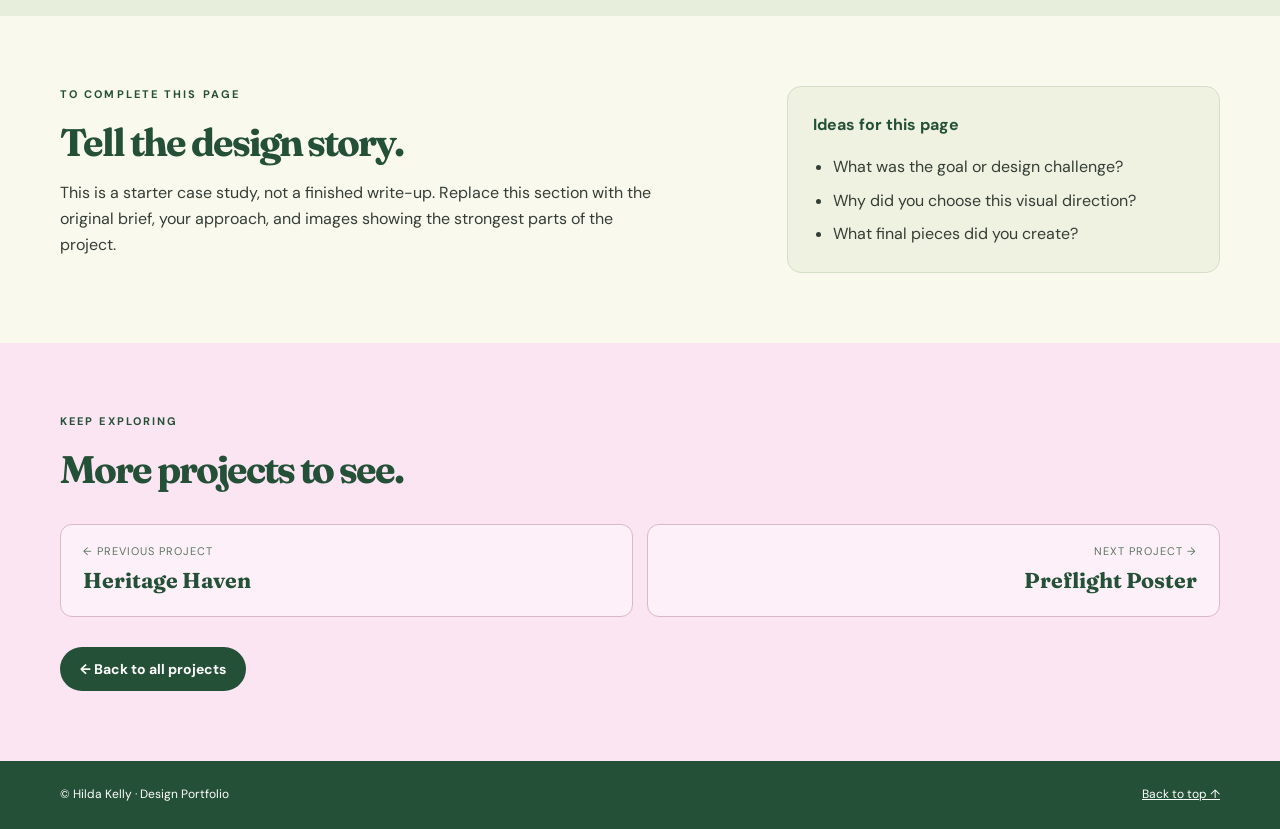
<file: puppy-calendar/index.html>
<!DOCTYPE html>

<html lang="en">
<head>
<meta charset="utf-8"/>
<meta content="width=device-width, initial-scale=1" name="viewport"/>
<meta content="Puppy Calendar portfolio project by Hilda Kelly." name="description"/>
<title>Puppy Calendar | Hilda Kelly</title>
<link href="../assets/favicon.svg" rel="icon" type="image/svg+xml"/>
<link href="https://fonts.googleapis.com" rel="preconnect"/>
<link crossorigin="" href="https://fonts.gstatic.com" rel="preconnect"/>
<link href="https://fonts.googleapis.com/css2?family=Caveat:wght@700&amp;family=DM+Sans:wght@400;500;600;700&amp;family=Fraunces:wght@700&amp;display=swap" rel="stylesheet"/>
<link href="../style.css" rel="stylesheet"/>
</head>
<body>
<a class="skip-link" href="#main">Skip to content</a>
<header class="site-header" id="top"><div class="container header-inner">
<a aria-label="Hilda Kelly, home" class="wordmark" href="../"><span>Hilda<br/>Kelly</span><small>graphic designer &amp; illustrator</small></a>
<nav aria-label="Main navigation" class="navigation"><a href="../">Home</a><a class="active" href="../#work">Work</a><a href="../#about">About</a><a href="../#contact">Contact</a></nav>
</div></header>
<main id="main">
<section class="case-hero"><div class="container case-hero-layout">
<div class="case-intro">
<a class="text-link" href="../#work">← Back to all projects</a>
<p class="eyebrow">Illustration / Print</p>
<h1>Puppy Calendar</h1>
<p>A calendar project featuring playful animal imagery and print layout.</p>
</div>
<img alt="Portfolio preview of Puppy Calendar" fetchpriority="high" src="../assets/puppy-calendar.jpg"/>
</div></section>
<section class="case-section"><div class="container case-info">
<div><p class="eyebrow">The project</p><h2>Project overview</h2></div>
<p>Add full calendar spreads, close-up details, and any information about preparing the files for print.</p>
<div class="case-facts"><div><strong>Category</strong><span>Illustration / Print</span></div><div><strong>Focus</strong><span>Calendar / Print design</span></div></div>
</div></section>
<section class="case-section case-gallery"><div class="container case-detail-layout">
<div><p class="eyebrow">The work</p><h2>A closer look.</h2><p>Here's a preview from the portfolio. Swap this cropped image for a full-resolution export of your original design.</p><p class="zoom-help">Select the image to view it larger.</p></div>
<figure class="case-large-preview"><button aria-label="Enlarge image: Closer view of Puppy Calendar" class="zoom-trigger" type="button"><img alt="Closer view of Puppy Calendar" loading="lazy" src="../assets/puppy-calendar.jpg"/><span aria-hidden="true" class="zoom-indicator">⌕  View larger</span></button><figcaption>Portfolio preview (temporary screenshot crop)</figcaption></figure>
</div></section>
<section class="case-section"><div class="container case-edit-note"><div><p class="eyebrow">To complete this page</p><h2>Tell the design story.</h2><p>This is a starter case study, not a finished write-up. Replace this section with the original brief, your approach, and images showing the strongest parts of the project.</p></div><div class="case-suggestions"><strong>Ideas for this page</strong><ul><li>What was the goal or design challenge?</li><li>Why did you choose this visual direction?</li><li>What final pieces did you create?</li></ul></div></div></section>
<section class="case-end"><div class="container"><p class="eyebrow">Keep exploring</p><h2>More projects to see.</h2>
<div class="project-pager"><a href="../heritage-haven/"><small>← Previous project</small><strong>Heritage Haven</strong></a><a href="../preflight/"><small>Next project →</small><strong>Preflight Poster</strong></a></div>
<a class="button" href="../#work">← Back to all projects</a>
</div></section>
</main>
<footer class="site-footer"><div class="container footer-inner"><span>© Hilda Kelly · Design Portfolio</span><a href="#top">Back to top ↑</a></div></footer>
<script defer="True" src="../lightbox.js"></script></body>
</html>
</file>
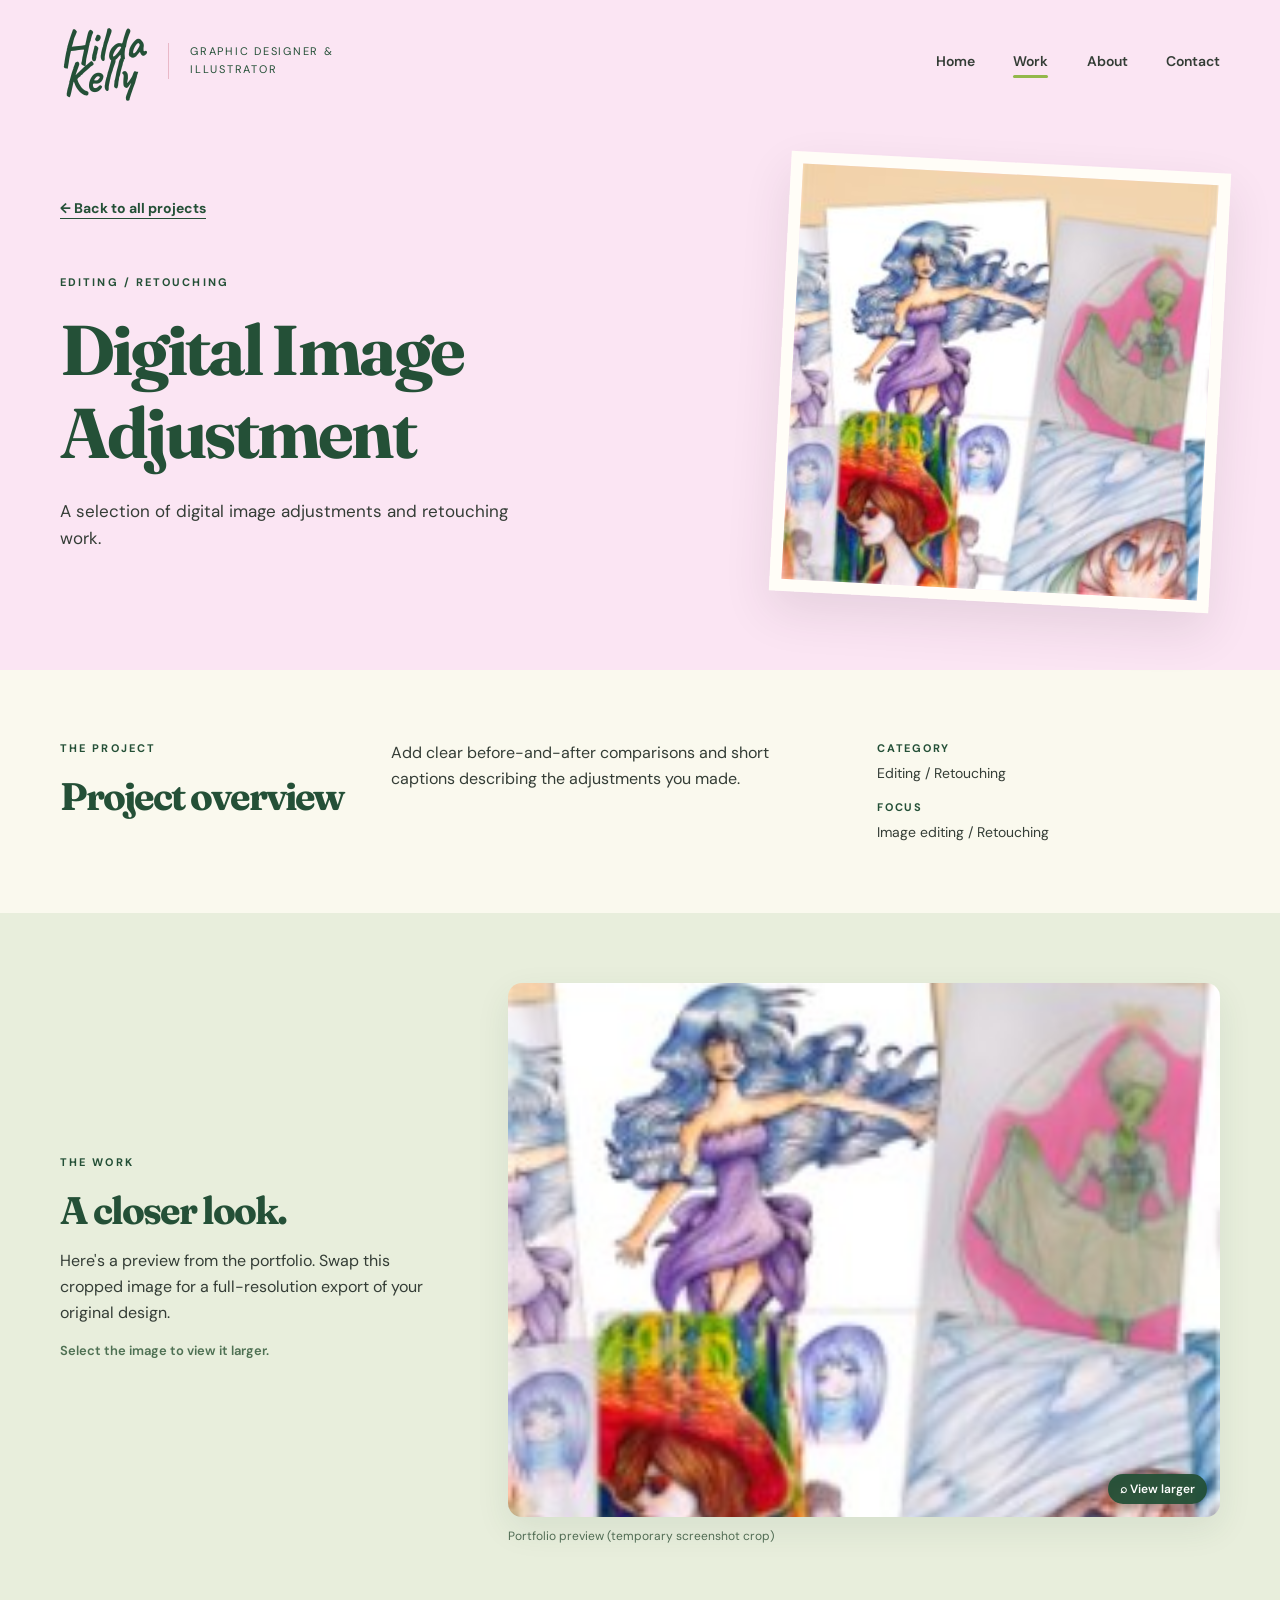
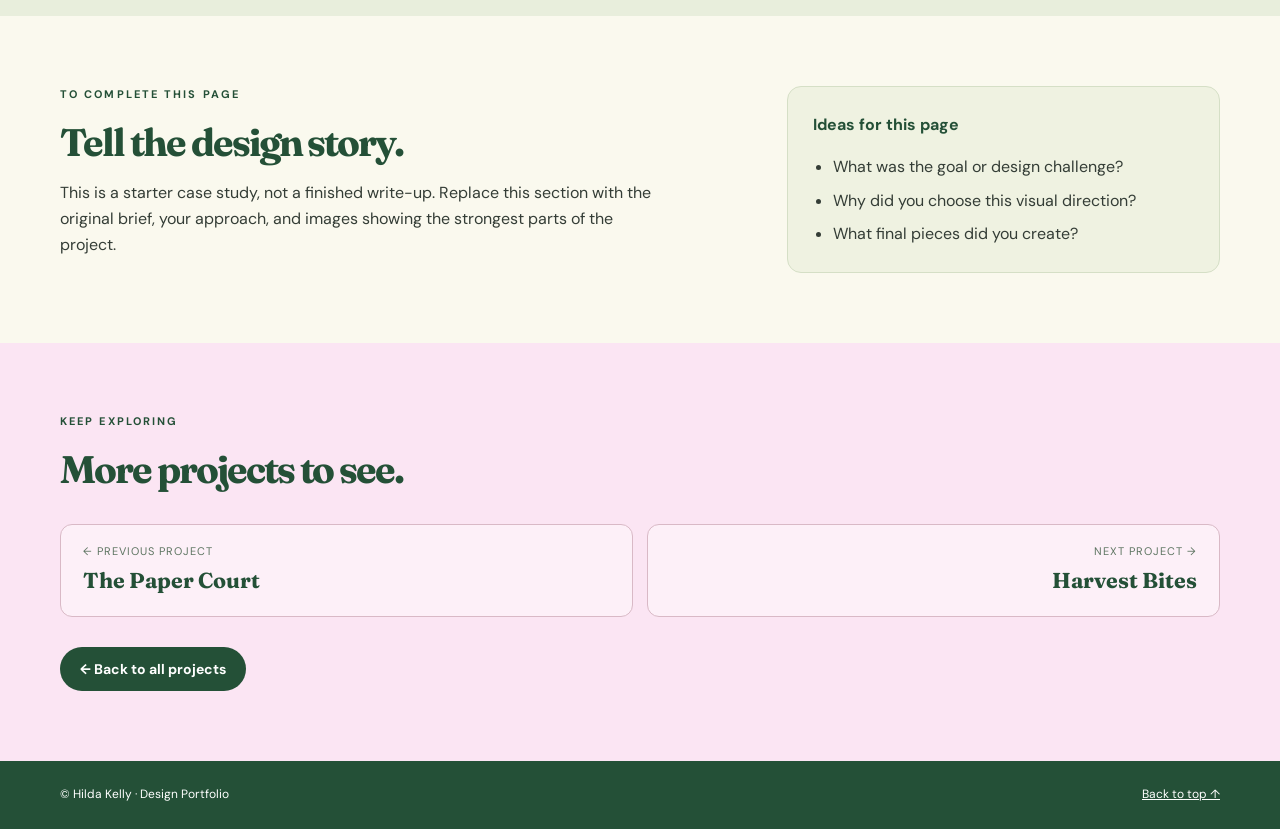
<file: retouching/index.html>
<!DOCTYPE html>

<html lang="en">
<head>
<meta charset="utf-8"/>
<meta content="width=device-width, initial-scale=1" name="viewport"/>
<meta content="Digital Image Adjustment portfolio project by Hilda Kelly." name="description"/>
<title>Digital Image Adjustment | Hilda Kelly</title>
<link href="../assets/favicon.svg" rel="icon" type="image/svg+xml"/>
<link href="https://fonts.googleapis.com" rel="preconnect"/>
<link crossorigin="" href="https://fonts.gstatic.com" rel="preconnect"/>
<link href="https://fonts.googleapis.com/css2?family=Caveat:wght@700&amp;family=DM+Sans:wght@400;500;600;700&amp;family=Fraunces:wght@700&amp;display=swap" rel="stylesheet"/>
<link href="../style.css" rel="stylesheet"/>
</head>
<body>
<a class="skip-link" href="#main">Skip to content</a>
<header class="site-header" id="top"><div class="container header-inner">
<a aria-label="Hilda Kelly, home" class="wordmark" href="../"><span>Hilda<br/>Kelly</span><small>graphic designer &amp; illustrator</small></a>
<nav aria-label="Main navigation" class="navigation"><a href="../">Home</a><a class="active" href="../#work">Work</a><a href="../#about">About</a><a href="../#contact">Contact</a></nav>
</div></header>
<main id="main">
<section class="case-hero"><div class="container case-hero-layout">
<div class="case-intro">
<a class="text-link" href="../#work">← Back to all projects</a>
<p class="eyebrow">Editing / Retouching</p>
<h1>Digital Image Adjustment</h1>
<p>A selection of digital image adjustments and retouching work.</p>
</div>
<img alt="Portfolio preview of Digital Image Adjustment" fetchpriority="high" src="../assets/retouching.jpg"/>
</div></section>
<section class="case-section"><div class="container case-info">
<div><p class="eyebrow">The project</p><h2>Project overview</h2></div>
<p>Add clear before-and-after comparisons and short captions describing the adjustments you made.</p>
<div class="case-facts"><div><strong>Category</strong><span>Editing / Retouching</span></div><div><strong>Focus</strong><span>Image editing / Retouching</span></div></div>
</div></section>
<section class="case-section case-gallery"><div class="container case-detail-layout">
<div><p class="eyebrow">The work</p><h2>A closer look.</h2><p>Here's a preview from the portfolio. Swap this cropped image for a full-resolution export of your original design.</p><p class="zoom-help">Select the image to view it larger.</p></div>
<figure class="case-large-preview"><button aria-label="Enlarge image: Closer view of Digital Image Adjustment" class="zoom-trigger" type="button"><img alt="Closer view of Digital Image Adjustment" loading="lazy" src="../assets/retouching.jpg"/><span aria-hidden="true" class="zoom-indicator">⌕  View larger</span></button><figcaption>Portfolio preview (temporary screenshot crop)</figcaption></figure>
</div></section>
<section class="case-section"><div class="container case-edit-note"><div><p class="eyebrow">To complete this page</p><h2>Tell the design story.</h2><p>This is a starter case study, not a finished write-up. Replace this section with the original brief, your approach, and images showing the strongest parts of the project.</p></div><div class="case-suggestions"><strong>Ideas for this page</strong><ul><li>What was the goal or design challenge?</li><li>Why did you choose this visual direction?</li><li>What final pieces did you create?</li></ul></div></div></section>
<section class="case-end"><div class="container"><p class="eyebrow">Keep exploring</p><h2>More projects to see.</h2>
<div class="project-pager"><a href="../paper-court/"><small>← Previous project</small><strong>The Paper Court</strong></a><a href="../harvest-bites/"><small>Next project →</small><strong>Harvest Bites</strong></a></div>
<a class="button" href="../#work">← Back to all projects</a>
</div></section>
</main>
<footer class="site-footer"><div class="container footer-inner"><span>© Hilda Kelly · Design Portfolio</span><a href="#top">Back to top ↑</a></div></footer>
<script defer="True" src="../lightbox.js"></script></body>
</html>
</file>
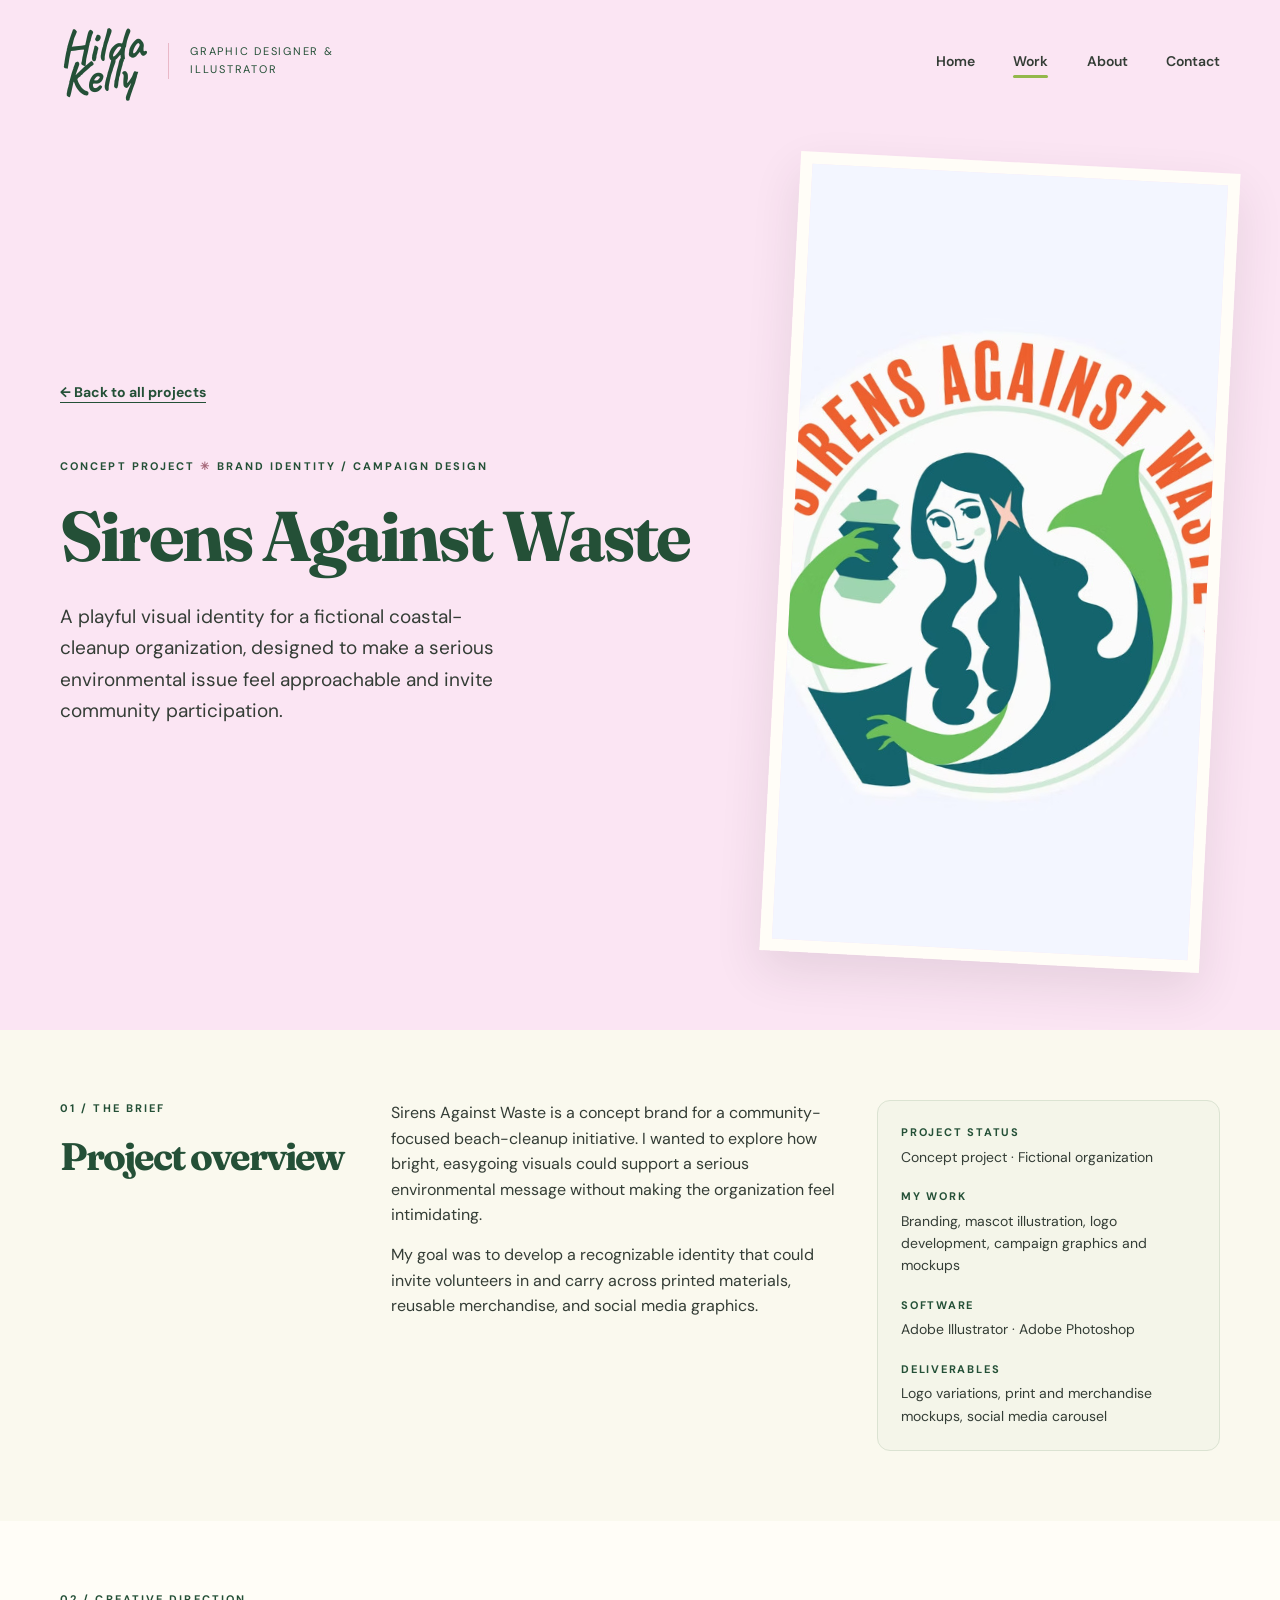
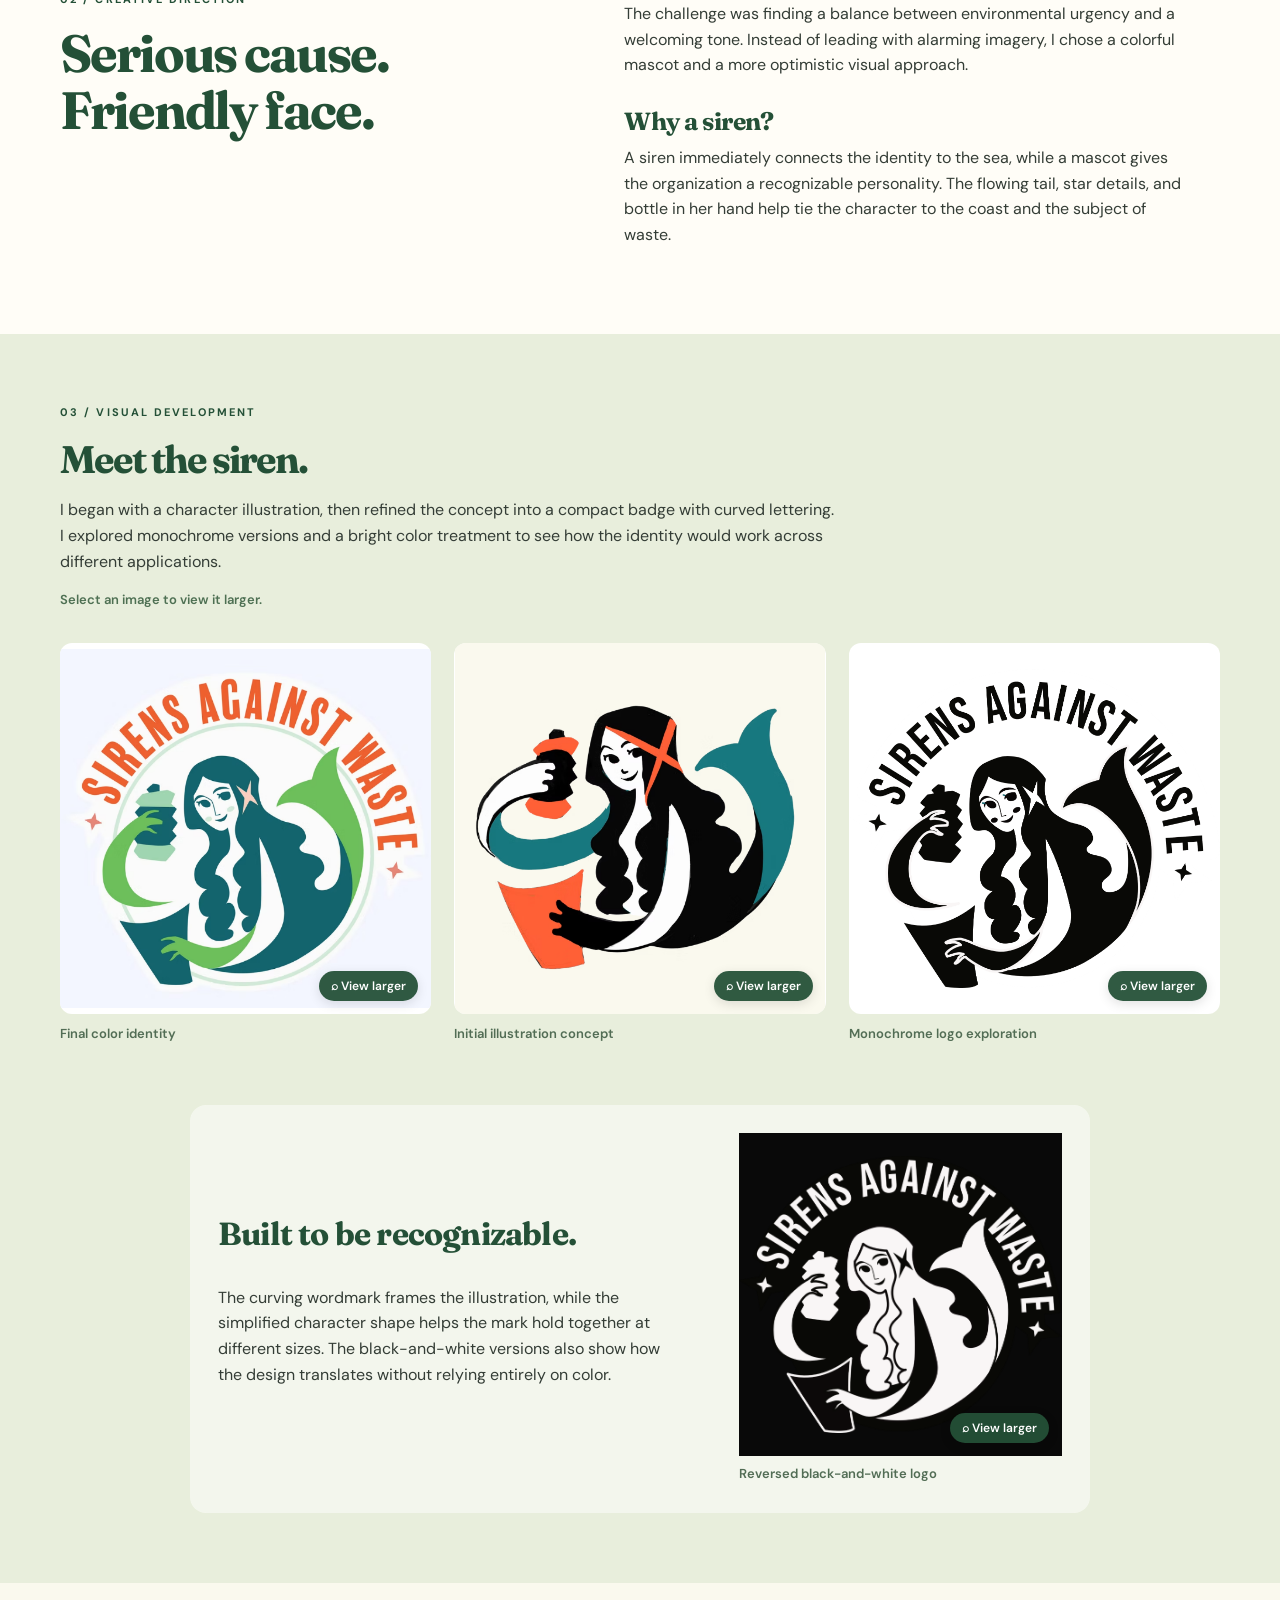
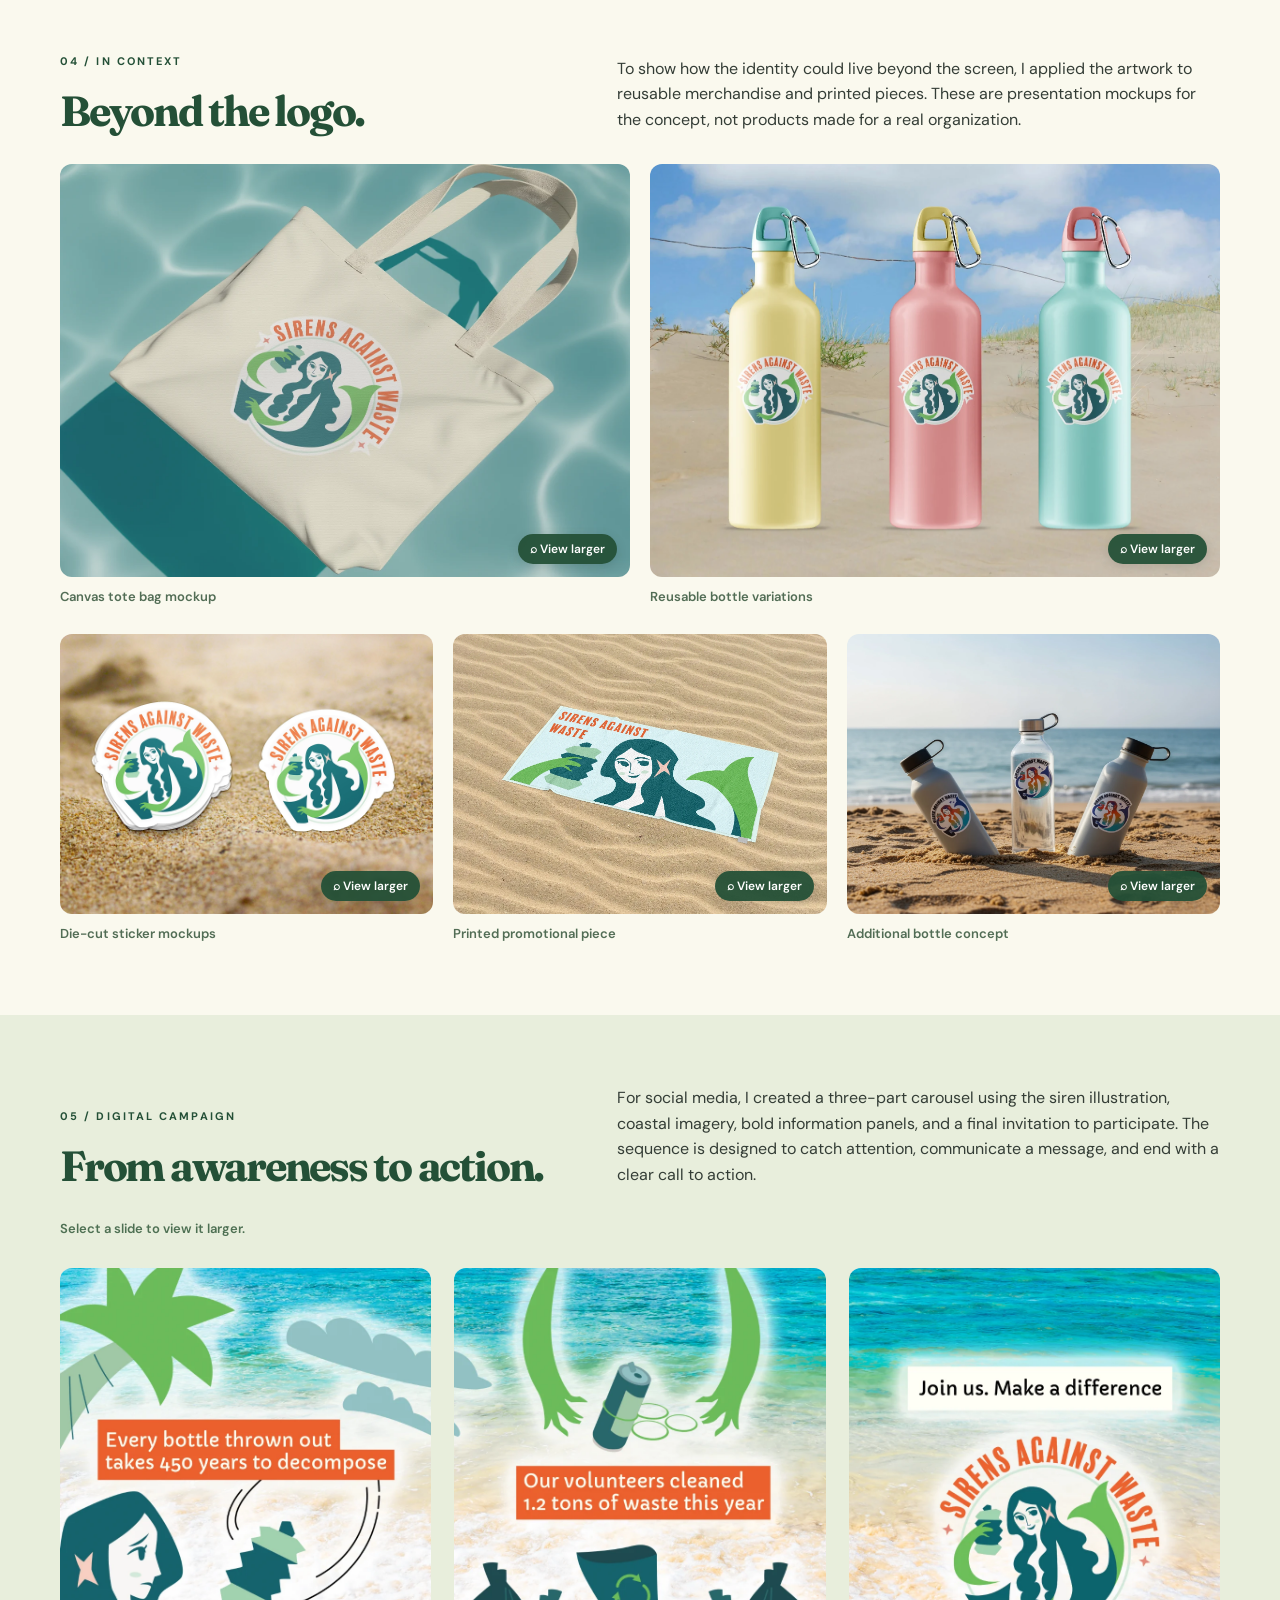
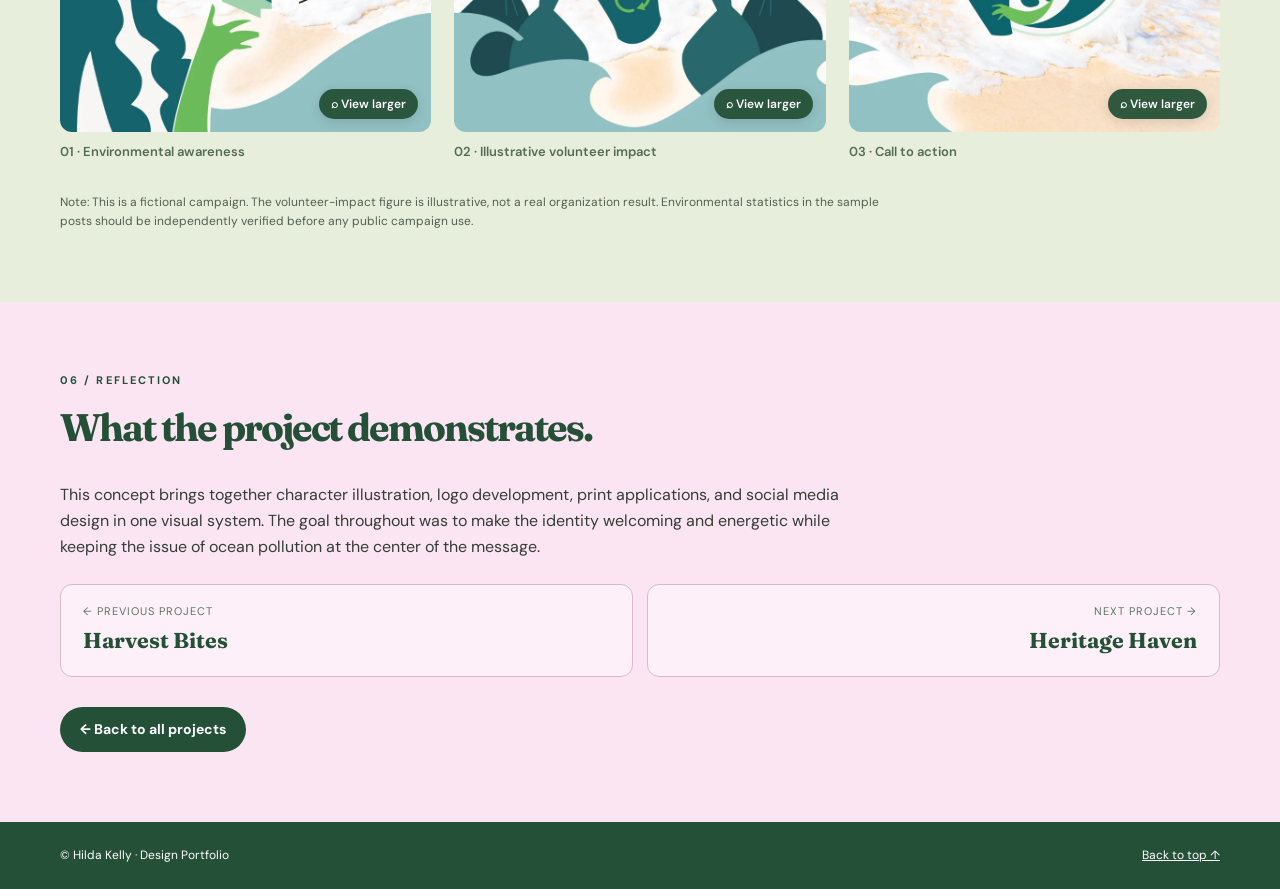
<file: sirens/index.html>
<!DOCTYPE html>
<html lang="en">
<head>
  <meta charset="utf-8">
  <meta name="viewport" content="width=device-width, initial-scale=1">
  <meta name="description" content="Sirens Against Waste: a character-led branding and environmental awareness campaign concept by Hilda Kelly.">
  <title>Sirens Against Waste | Hilda Kelly</title>
  <link rel="icon" type="image/svg+xml" href="../assets/favicon.svg">
  <link rel="preconnect" href="https://fonts.googleapis.com">
  <link rel="preconnect" href="https://fonts.gstatic.com" crossorigin>
  <link href="https://fonts.googleapis.com/css2?family=Caveat:wght@700&amp;family=DM+Sans:wght@400;500;600;700&amp;family=Fraunces:wght@700&amp;display=swap" rel="stylesheet">
  <link rel="stylesheet" href="../style.css">
  <link rel="stylesheet" href="../sirens-case-study.css">
</head>
<body>
<a class="skip-link" href="#main">Skip to content</a>
<header class="site-header" id="top">
  <div class="container header-inner">
    <a aria-label="Hilda Kelly, home" class="wordmark" href="../"><span>Hilda<br>Kelly</span><small>graphic designer &amp; illustrator</small></a>
    <nav aria-label="Main navigation" class="navigation">
      <a href="../">Home</a><a class="active" aria-current="page" href="../#work">Work</a><a href="../#about">About</a><a href="../#contact">Contact</a>
    </nav>
  </div>
</header>
<main id="main">
  <section class="case-hero sirens-hero" aria-labelledby="sirens-title">
    <div class="container case-hero-layout">
      <div class="case-intro">
        <a class="text-link" href="../#work">← Back to all projects</a>
        <p class="eyebrow">Concept project <span aria-hidden="true">✳</span> Brand identity / Campaign design</p>
        <h1 id="sirens-title">Sirens Against Waste</h1>
        <p>A playful visual identity for a fictional coastal-cleanup organization, designed to make a serious environmental issue feel approachable and invite community participation.</p>
      </div>
      <img src="../assets/sirens-hero.jpg" alt="Sirens Against Waste logo featuring a teal-haired siren and curved orange lettering on a green background" fetchpriority="high" width="800" height="800">
    </div>
  </section>

  <section class="case-section sirens-overview" aria-labelledby="overview-title">
    <div class="container">
      <div class="case-info">
        <div><p class="eyebrow">01 / The brief</p><h2 id="overview-title">Project overview</h2></div>
        <div>
          <p>Sirens Against Waste is a concept brand for a community-focused beach-cleanup initiative. I wanted to explore how bright, easygoing visuals could support a serious environmental message without making the organization feel intimidating.</p>
          <p>My goal was to develop a recognizable identity that could invite volunteers in and carry across printed materials, reusable merchandise, and social media graphics.</p>
        </div>
        <div class="case-facts" aria-label="Project details">
          <div><strong>Project status</strong><span>Concept project · Fictional organization</span></div>
          <div><strong>My work</strong><span>Branding, mascot illustration, logo development, campaign graphics and mockups</span></div>
          <div><strong>Software</strong><span>Adobe Illustrator · Adobe Photoshop</span></div>
          <div><strong>Deliverables</strong><span>Logo variations, print and merchandise mockups, social media carousel</span></div>
        </div>
      </div>
    </div>
  </section>

  <section class="case-section sirens-approach" aria-labelledby="approach-title">
    <div class="container sirens-two-column">
      <div>
        <p class="eyebrow">02 / Creative direction</p>
        <h2 id="approach-title">Serious cause.<br>Friendly face.</h2>
      </div>
      <div class="sirens-copy">
        <p>The challenge was finding a balance between environmental urgency and a welcoming tone. Instead of leading with alarming imagery, I chose a colorful mascot and a more optimistic visual approach.</p>
        <h3>Why a siren?</h3>
        <p>A siren immediately connects the identity to the sea, while a mascot gives the organization a recognizable personality. The flowing tail, star details, and bottle in her hand help tie the character to the coast and the subject of waste.</p>
      </div>
    </div>
  </section>

  <section class="case-section case-gallery sirens-identity" aria-labelledby="identity-title">
    <div class="container">
      <p class="eyebrow">03 / Visual development</p>
      <h2 id="identity-title">Meet the siren.</h2>
      <p class="gallery-intro">I began with a character illustration, then refined the concept into a compact badge with curved lettering. I explored monochrome versions and a bright color treatment to see how the identity would work across different applications.</p>
      <p class="zoom-help">Select an image to view it larger.</p>
      <div class="brand-grid sirens-brand-grid">
        <figure><button type="button" class="zoom-trigger" aria-label="Enlarge full-color Sirens Against Waste logo"><img src="../assets/sirens-full-color.png" alt="Full-color siren logo with orange arched name, green tail, and teal hair" loading="lazy"><span class="zoom-indicator" aria-hidden="true">⌕ View larger</span></button><figcaption>Final color identity</figcaption></figure>
        <figure><button type="button" class="zoom-trigger" aria-label="Enlarge original siren mascot illustration"><img src="../assets/sirens-concept.png" alt="Initial siren mascot illustration in black, teal, and orange without the lettering" loading="lazy"><span class="zoom-indicator" aria-hidden="true">⌕ View larger</span></button><figcaption>Initial illustration concept</figcaption></figure>
        <figure><button type="button" class="zoom-trigger" aria-label="Enlarge monochrome logo development"><img src="../assets/sirens-monochrome.png" alt="Monochrome vector version of the siren badge and arched wordmark" loading="lazy"><span class="zoom-indicator" aria-hidden="true">⌕ View larger</span></button><figcaption>Monochrome logo exploration</figcaption></figure>
      </div>
      <div class="sirens-detail-note">
        <div><h3>Built to be recognizable.</h3><p>The curving wordmark frames the illustration, while the simplified character shape helps the mark hold together at different sizes. The black-and-white versions also show how the design translates without relying entirely on color.</p></div>
        <figure><button type="button" class="zoom-trigger" aria-label="Enlarge reversed monochrome logo"><img src="../assets/sirens-monochrome-reversed.png" alt="White reverse version of the Sirens Against Waste logo on black" loading="lazy"><span class="zoom-indicator" aria-hidden="true">⌕ View larger</span></button><figcaption>Reversed black-and-white logo</figcaption></figure>
      </div>
    </div>
  </section>

  <section class="case-section sirens-application" aria-labelledby="applications-title">
    <div class="container">
      <div class="sirens-section-heading">
        <div><p class="eyebrow">04 / In context</p><h2 id="applications-title">Beyond the logo.</h2></div>
        <p>To show how the identity could live beyond the screen, I applied the artwork to reusable merchandise and printed pieces. These are presentation mockups for the concept, not products made for a real organization.</p>
      </div>
      <div class="sirens-application-grid">
        <figure class="wide"><button type="button" class="zoom-trigger" aria-label="Enlarge tote bag mockup"><img src="../assets/sirens-tote.webp" alt="Canvas tote bag with the Sirens Against Waste logo resting above blue water" loading="lazy"><span class="zoom-indicator" aria-hidden="true">⌕ View larger</span></button><figcaption>Canvas tote bag mockup</figcaption></figure>
        <figure class="wide"><button type="button" class="zoom-trigger" aria-label="Enlarge reusable bottle mockups"><img src="../assets/sirens-bottles.webp" alt="Three pastel-colored reusable bottles featuring the Sirens Against Waste logo" loading="lazy"><span class="zoom-indicator" aria-hidden="true">⌕ View larger</span></button><figcaption>Reusable bottle variations</figcaption></figure>
        <figure><button type="button" class="zoom-trigger" aria-label="Enlarge sticker mockup"><img src="../assets/sirens-stickers.webp" alt="Two die-cut Sirens Against Waste stickers displayed in sand" loading="lazy"><span class="zoom-indicator" aria-hidden="true">⌕ View larger</span></button><figcaption>Die-cut sticker mockups</figcaption></figure>
        <figure><button type="button" class="zoom-trigger" aria-label="Enlarge printed collateral mockup"><img src="../assets/sirens-print.webp" alt="Printed Sirens Against Waste promotional graphic lying on beach sand" loading="lazy"><span class="zoom-indicator" aria-hidden="true">⌕ View larger</span></button><figcaption>Printed promotional piece</figcaption></figure>
        <figure><button type="button" class="zoom-trigger" aria-label="Enlarge additional bottle campaign mockup"><img src="../assets/sirens-campaign-bottles.webp" alt="Three branded reusable bottles photographed in a sandy coastal scene" loading="lazy"><span class="zoom-indicator" aria-hidden="true">⌕ View larger</span></button><figcaption>Additional bottle concept</figcaption></figure>
      </div>
    </div>
  </section>

  <section class="case-section sirens-social" aria-labelledby="social-title">
    <div class="container">
      <div class="sirens-section-heading">
        <div><p class="eyebrow">05 / Digital campaign</p><h2 id="social-title">From awareness to action.</h2></div>
        <p>For social media, I created a three-part carousel using the siren illustration, coastal imagery, bold information panels, and a final invitation to participate. The sequence is designed to catch attention, communicate a message, and end with a clear call to action.</p>
      </div>
      <p class="zoom-help">Select a slide to view it larger.</p>
      <div class="sirens-social-grid">
        <figure><button type="button" class="zoom-trigger" aria-label="Enlarge environmental awareness social post"><img src="../assets/sirens-social-awareness.webp" alt="Ocean-themed social media slide about the decomposition time of discarded bottles" loading="lazy"><span class="zoom-indicator" aria-hidden="true">⌕ View larger</span></button><figcaption>01 · Environmental awareness</figcaption></figure>
        <figure><button type="button" class="zoom-trigger" aria-label="Enlarge simulated volunteer impact social post"><img src="../assets/sirens-social-impact.webp" alt="Illustrative social media slide showing a fictional volunteer cleanup statistic" loading="lazy"><span class="zoom-indicator" aria-hidden="true">⌕ View larger</span></button><figcaption>02 · Illustrative volunteer impact</figcaption></figure>
        <figure><button type="button" class="zoom-trigger" aria-label="Enlarge participation call-to-action social post"><img src="../assets/sirens-social-call-to-action.webp" alt="Social media slide inviting people to join Sirens Against Waste" loading="lazy"><span class="zoom-indicator" aria-hidden="true">⌕ View larger</span></button><figcaption>03 · Call to action</figcaption></figure>
      </div>
      <p class="sirens-disclaimer">Note: This is a fictional campaign. The volunteer-impact figure is illustrative, not a real organization result. Environmental statistics in the sample posts should be independently verified before any public campaign use.</p>
    </div>
  </section>

  <section class="case-end sirens-outcome" aria-labelledby="takeaway-title">
    <div class="container">
      <p class="eyebrow">06 / Reflection</p>
      <h2 id="takeaway-title">What the project demonstrates.</h2>
      <p>This concept brings together character illustration, logo development, print applications, and social media design in one visual system. The goal throughout was to make the identity welcoming and energetic while keeping the issue of ocean pollution at the center of the message.</p>
      <div class="project-pager"><a href="../harvest-bites/"><small>← Previous project</small><strong>Harvest Bites</strong></a><a href="../heritage-haven/"><small>Next project →</small><strong>Heritage Haven</strong></a></div>
      <a class="button" href="../#work">← Back to all projects</a>
    </div>
  </section>
</main>
<footer class="site-footer"><div class="container footer-inner"><span>© Hilda Kelly · Design Portfolio</span><a href="#top">Back to top ↑</a></div></footer>
<script src="../lightbox.js" defer></script>
</body>
</html>
</file>
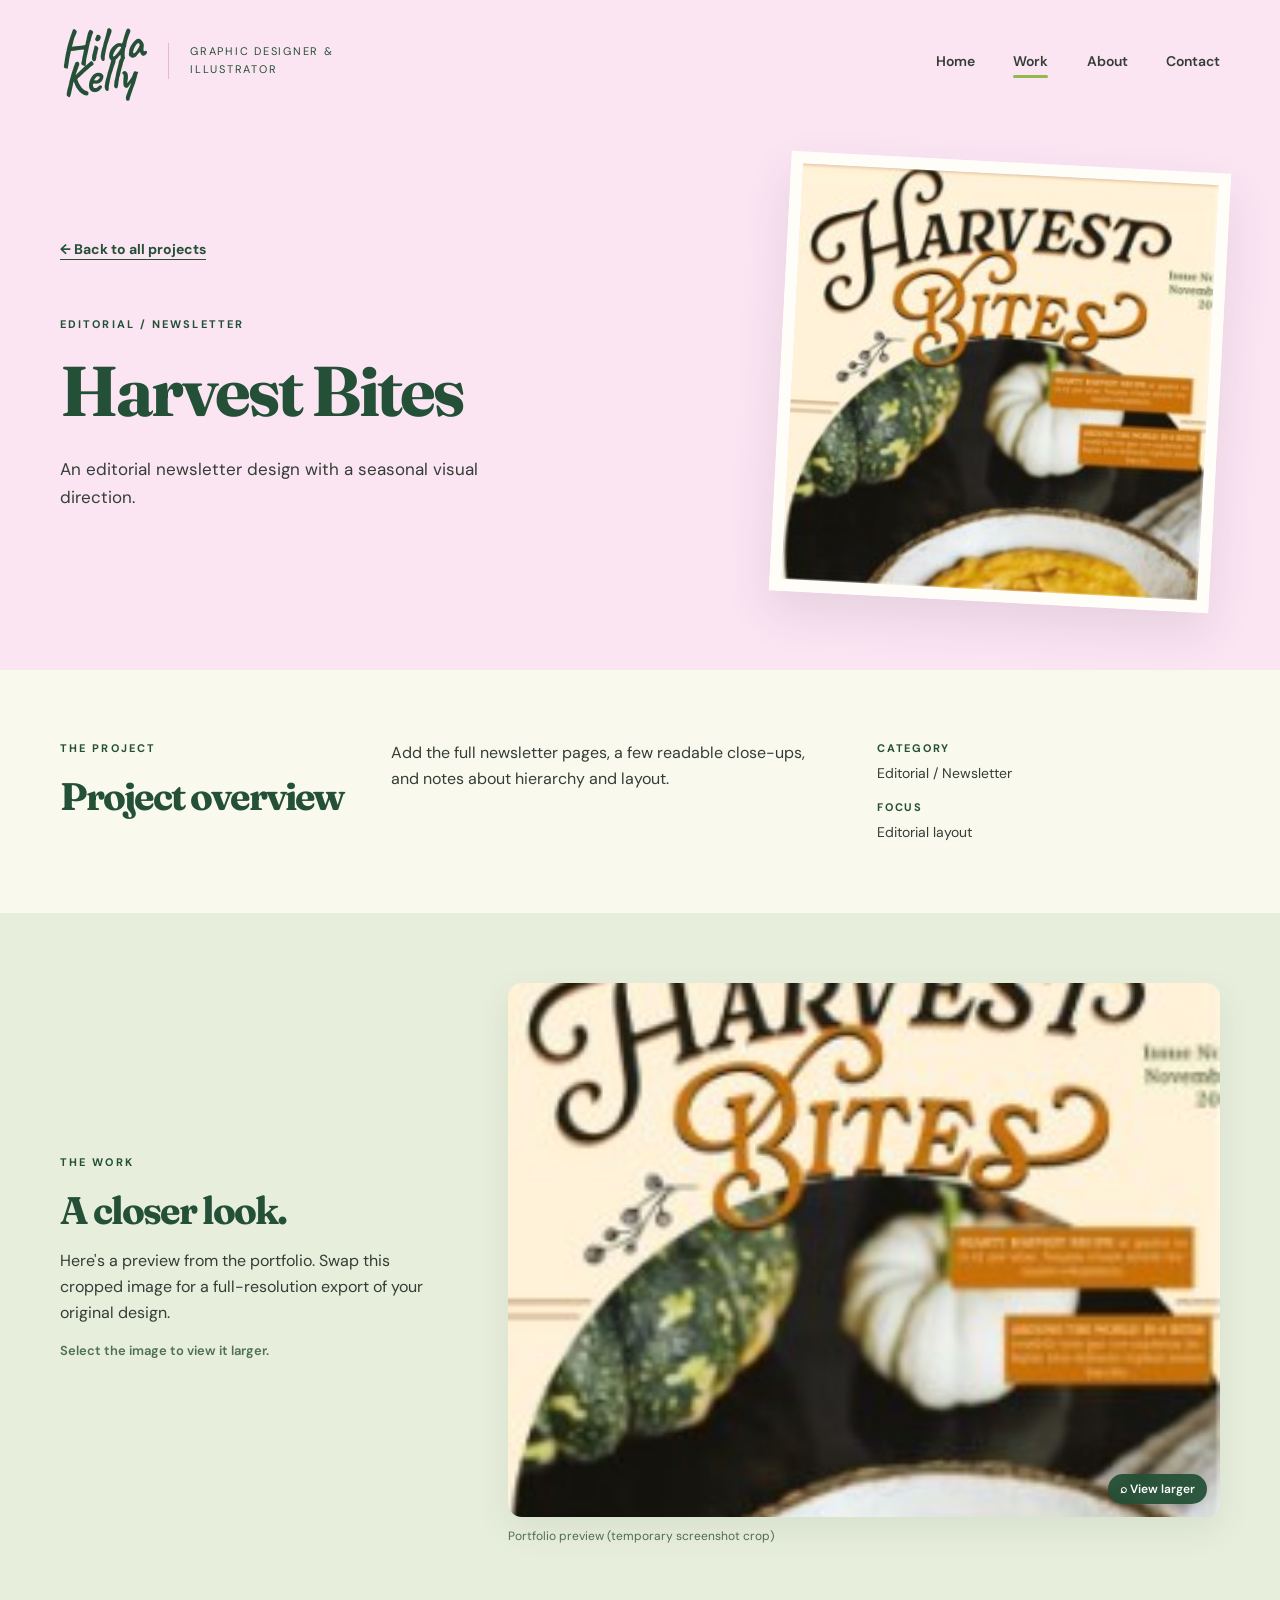
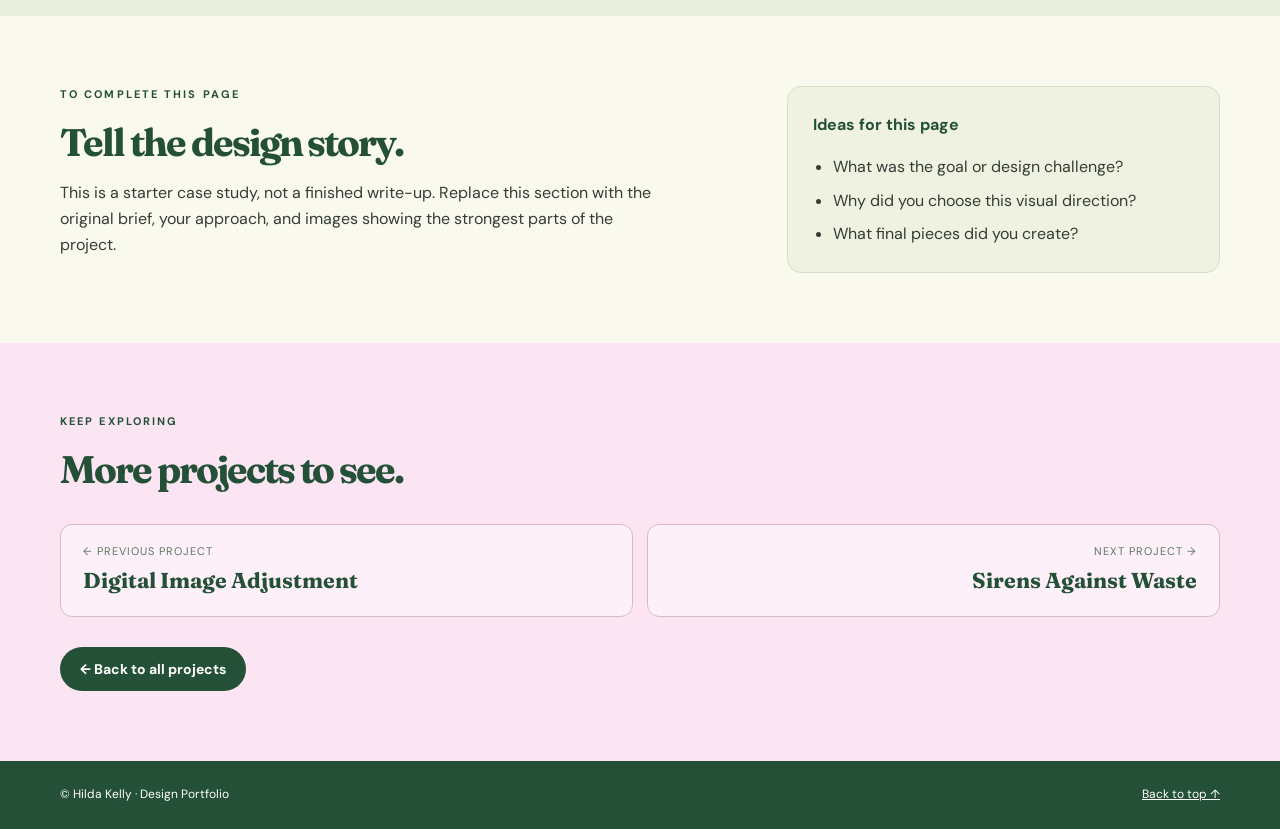
<file: harvest-bites.html>
<!DOCTYPE html>

<html lang="en">
<head>
<meta charset="utf-8"/>
<meta content="width=device-width, initial-scale=1" name="viewport"/>
<meta content="Harvest Bites portfolio project by Hilda Kelly." name="description"/>
<title>Harvest Bites | Hilda Kelly</title>
<link href="assets/favicon.svg" rel="icon" type="image/svg+xml"/>
<link href="https://fonts.googleapis.com" rel="preconnect"/>
<link crossorigin="" href="https://fonts.gstatic.com" rel="preconnect"/>
<link href="https://fonts.googleapis.com/css2?family=Caveat:wght@700&amp;family=DM+Sans:wght@400;500;600;700&amp;family=Fraunces:wght@700&amp;display=swap" rel="stylesheet"/>
<link href="style.css" rel="stylesheet"/>
</head>
<body>
<a class="skip-link" href="#main">Skip to content</a>
<header class="site-header" id="top"><div class="container header-inner">
<a aria-label="Hilda Kelly, home" class="wordmark" href="index.html"><span>Hilda<br/>Kelly</span><small>graphic designer &amp; illustrator</small></a>
<nav aria-label="Main navigation" class="navigation"><a href="index.html">Home</a><a class="active" href="index.html#work">Work</a><a href="index.html#about">About</a><a href="index.html#contact">Contact</a></nav>
</div></header>
<main id="main">
<section class="case-hero"><div class="container case-hero-layout">
<div class="case-intro">
<a class="text-link" href="index.html#work">← Back to all projects</a>
<p class="eyebrow">Editorial / Newsletter</p>
<h1>Harvest Bites</h1>
<p>An editorial newsletter design with a seasonal visual direction.</p>
</div>
<img alt="Portfolio preview of Harvest Bites" fetchpriority="high" src="assets/harvest-bites.jpg"/>
</div></section>
<section class="case-section"><div class="container case-info">
<div><p class="eyebrow">The project</p><h2>Project overview</h2></div>
<p>Add the full newsletter pages, a few readable close-ups, and notes about hierarchy and layout.</p>
<div class="case-facts"><div><strong>Category</strong><span>Editorial / Newsletter</span></div><div><strong>Focus</strong><span>Editorial layout</span></div></div>
</div></section>
<section class="case-section case-gallery"><div class="container case-detail-layout">
<div><p class="eyebrow">The work</p><h2>A closer look.</h2><p>Here's a preview from the portfolio. Swap this cropped image for a full-resolution export of your original design.</p><p class="zoom-help">Select the image to view it larger.</p></div>
<figure class="case-large-preview"><button aria-label="Enlarge image: Closer view of Harvest Bites" class="zoom-trigger" type="button"><img alt="Closer view of Harvest Bites" loading="lazy" src="assets/harvest-bites.jpg"/><span aria-hidden="true" class="zoom-indicator">⌕  View larger</span></button><figcaption>Portfolio preview (temporary screenshot crop)</figcaption></figure>
</div></section>
<section class="case-section"><div class="container case-edit-note"><div><p class="eyebrow">To complete this page</p><h2>Tell the design story.</h2><p>This is a starter case study, not a finished write-up. Replace this section with the original brief, your approach, and images showing the strongest parts of the project.</p></div><div class="case-suggestions"><strong>Ideas for this page</strong><ul><li>What was the goal or design challenge?</li><li>Why did you choose this visual direction?</li><li>What final pieces did you create?</li></ul></div></div></section>
<section class="case-end"><div class="container"><p class="eyebrow">Keep exploring</p><h2>More projects to see.</h2>
<div class="project-pager"><a href="retouching.html"><small>← Previous project</small><strong>Digital Image Adjustment</strong></a><a href="sirens.html"><small>Next project →</small><strong>Sirens Against Waste</strong></a></div>
<a class="button" href="index.html#work">← Back to all projects</a>
</div></section>
</main>
<footer class="site-footer"><div class="container footer-inner"><span>© Hilda Kelly · Design Portfolio</span><a href="#top">Back to top ↑</a></div></footer>
<script defer="True" src="lightbox.js"></script></body>
</html>
</file>
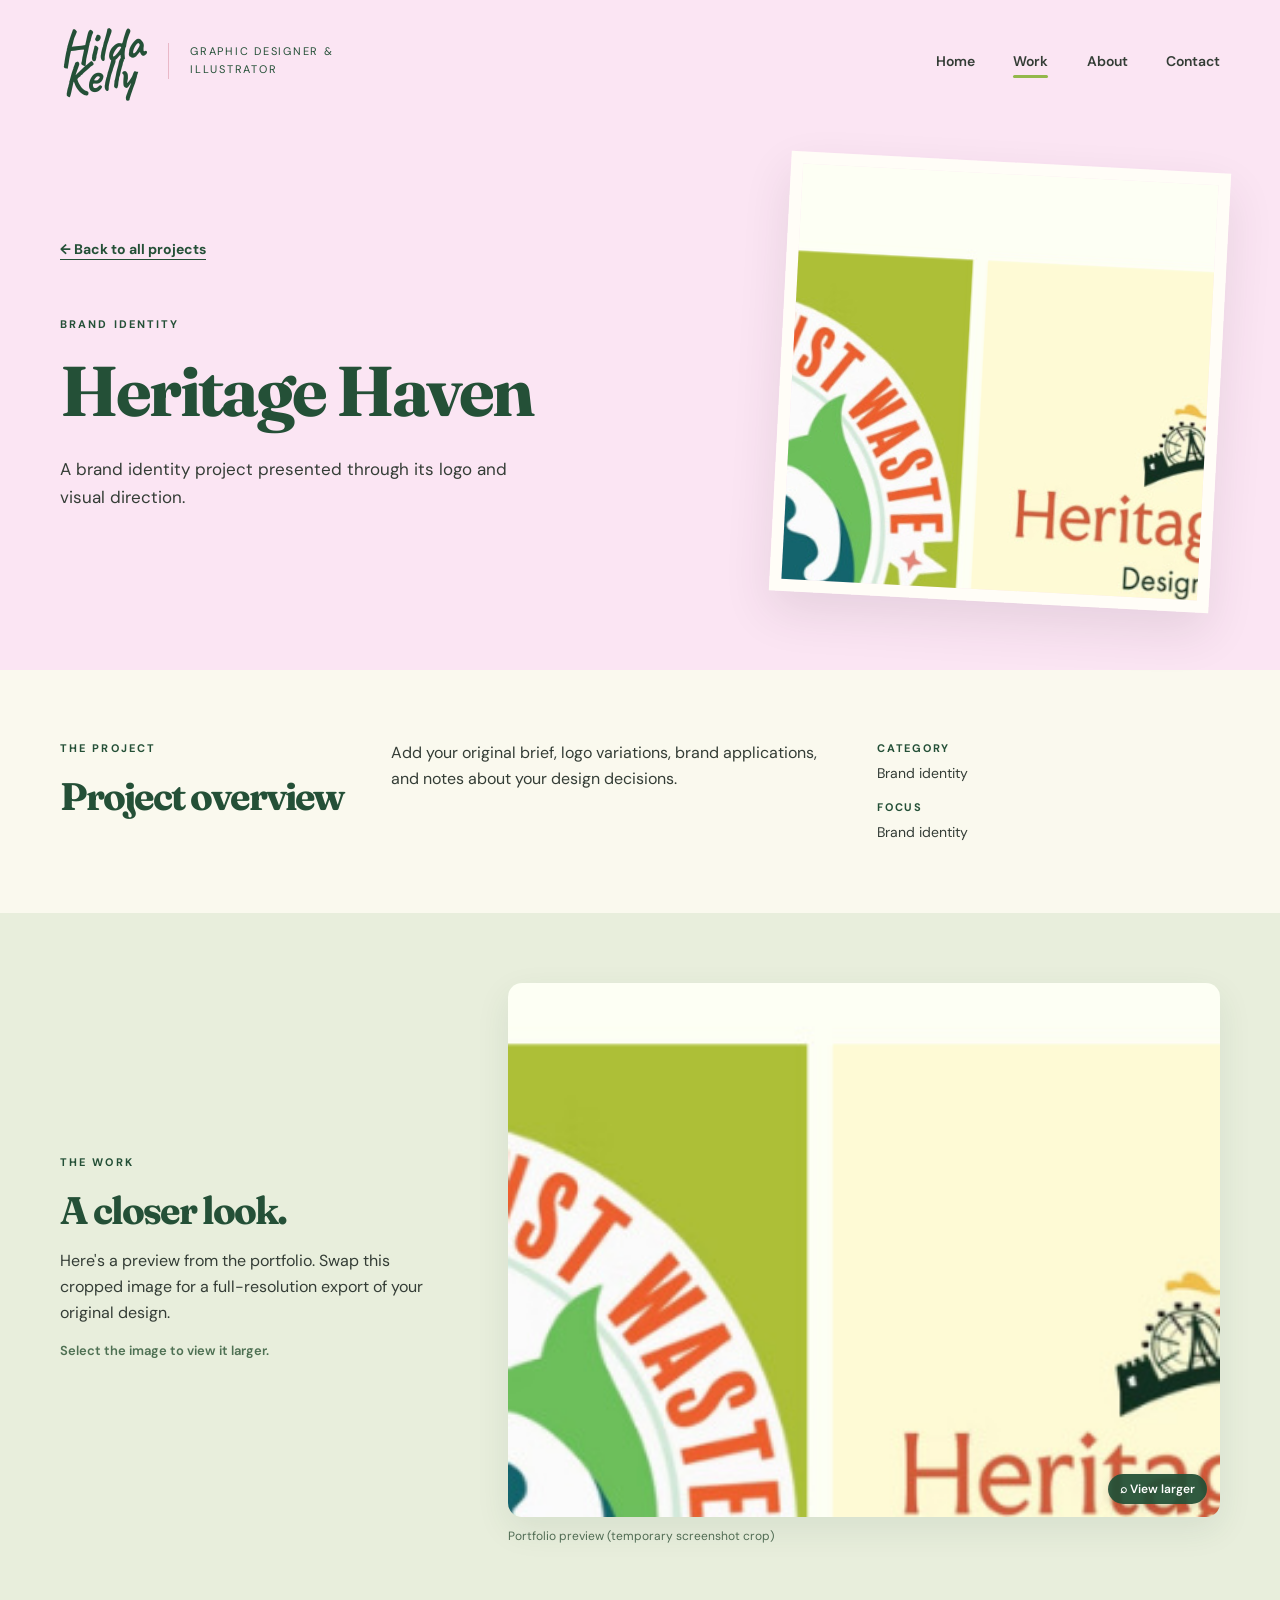
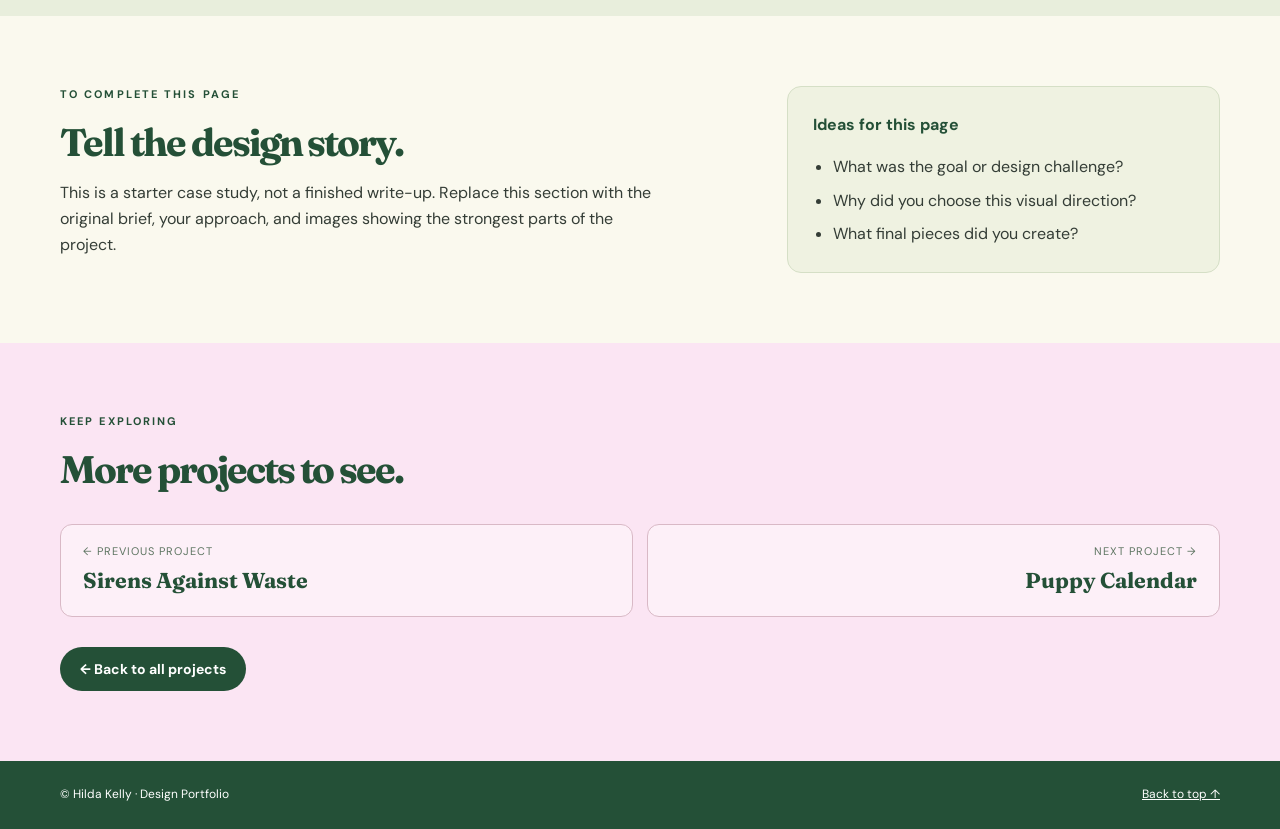
<file: heritage-haven.html>
<!DOCTYPE html>

<html lang="en">
<head>
<meta charset="utf-8"/>
<meta content="width=device-width, initial-scale=1" name="viewport"/>
<meta content="Heritage Haven portfolio project by Hilda Kelly." name="description"/>
<title>Heritage Haven | Hilda Kelly</title>
<link href="assets/favicon.svg" rel="icon" type="image/svg+xml"/>
<link href="https://fonts.googleapis.com" rel="preconnect"/>
<link crossorigin="" href="https://fonts.gstatic.com" rel="preconnect"/>
<link href="https://fonts.googleapis.com/css2?family=Caveat:wght@700&amp;family=DM+Sans:wght@400;500;600;700&amp;family=Fraunces:wght@700&amp;display=swap" rel="stylesheet"/>
<link href="style.css" rel="stylesheet"/>
</head>
<body>
<a class="skip-link" href="#main">Skip to content</a>
<header class="site-header" id="top"><div class="container header-inner">
<a aria-label="Hilda Kelly, home" class="wordmark" href="index.html"><span>Hilda<br/>Kelly</span><small>graphic designer &amp; illustrator</small></a>
<nav aria-label="Main navigation" class="navigation"><a href="index.html">Home</a><a class="active" href="index.html#work">Work</a><a href="index.html#about">About</a><a href="index.html#contact">Contact</a></nav>
</div></header>
<main id="main">
<section class="case-hero"><div class="container case-hero-layout">
<div class="case-intro">
<a class="text-link" href="index.html#work">← Back to all projects</a>
<p class="eyebrow">Brand identity</p>
<h1>Heritage Haven</h1>
<p>A brand identity project presented through its logo and visual direction.</p>
</div>
<img alt="Portfolio preview of Heritage Haven" fetchpriority="high" src="assets/heritage-haven.jpg"/>
</div></section>
<section class="case-section"><div class="container case-info">
<div><p class="eyebrow">The project</p><h2>Project overview</h2></div>
<p>Add your original brief, logo variations, brand applications, and notes about your design decisions.</p>
<div class="case-facts"><div><strong>Category</strong><span>Brand identity</span></div><div><strong>Focus</strong><span>Brand identity</span></div></div>
</div></section>
<section class="case-section case-gallery"><div class="container case-detail-layout">
<div><p class="eyebrow">The work</p><h2>A closer look.</h2><p>Here's a preview from the portfolio. Swap this cropped image for a full-resolution export of your original design.</p><p class="zoom-help">Select the image to view it larger.</p></div>
<figure class="case-large-preview"><button aria-label="Enlarge image: Closer view of Heritage Haven" class="zoom-trigger" type="button"><img alt="Closer view of Heritage Haven" loading="lazy" src="assets/heritage-haven.jpg"/><span aria-hidden="true" class="zoom-indicator">⌕  View larger</span></button><figcaption>Portfolio preview (temporary screenshot crop)</figcaption></figure>
</div></section>
<section class="case-section"><div class="container case-edit-note"><div><p class="eyebrow">To complete this page</p><h2>Tell the design story.</h2><p>This is a starter case study, not a finished write-up. Replace this section with the original brief, your approach, and images showing the strongest parts of the project.</p></div><div class="case-suggestions"><strong>Ideas for this page</strong><ul><li>What was the goal or design challenge?</li><li>Why did you choose this visual direction?</li><li>What final pieces did you create?</li></ul></div></div></section>
<section class="case-end"><div class="container"><p class="eyebrow">Keep exploring</p><h2>More projects to see.</h2>
<div class="project-pager"><a href="sirens.html"><small>← Previous project</small><strong>Sirens Against Waste</strong></a><a href="puppy-calendar.html"><small>Next project →</small><strong>Puppy Calendar</strong></a></div>
<a class="button" href="index.html#work">← Back to all projects</a>
</div></section>
</main>
<footer class="site-footer"><div class="container footer-inner"><span>© Hilda Kelly · Design Portfolio</span><a href="#top">Back to top ↑</a></div></footer>
<script defer="True" src="lightbox.js"></script></body>
</html>
</file>
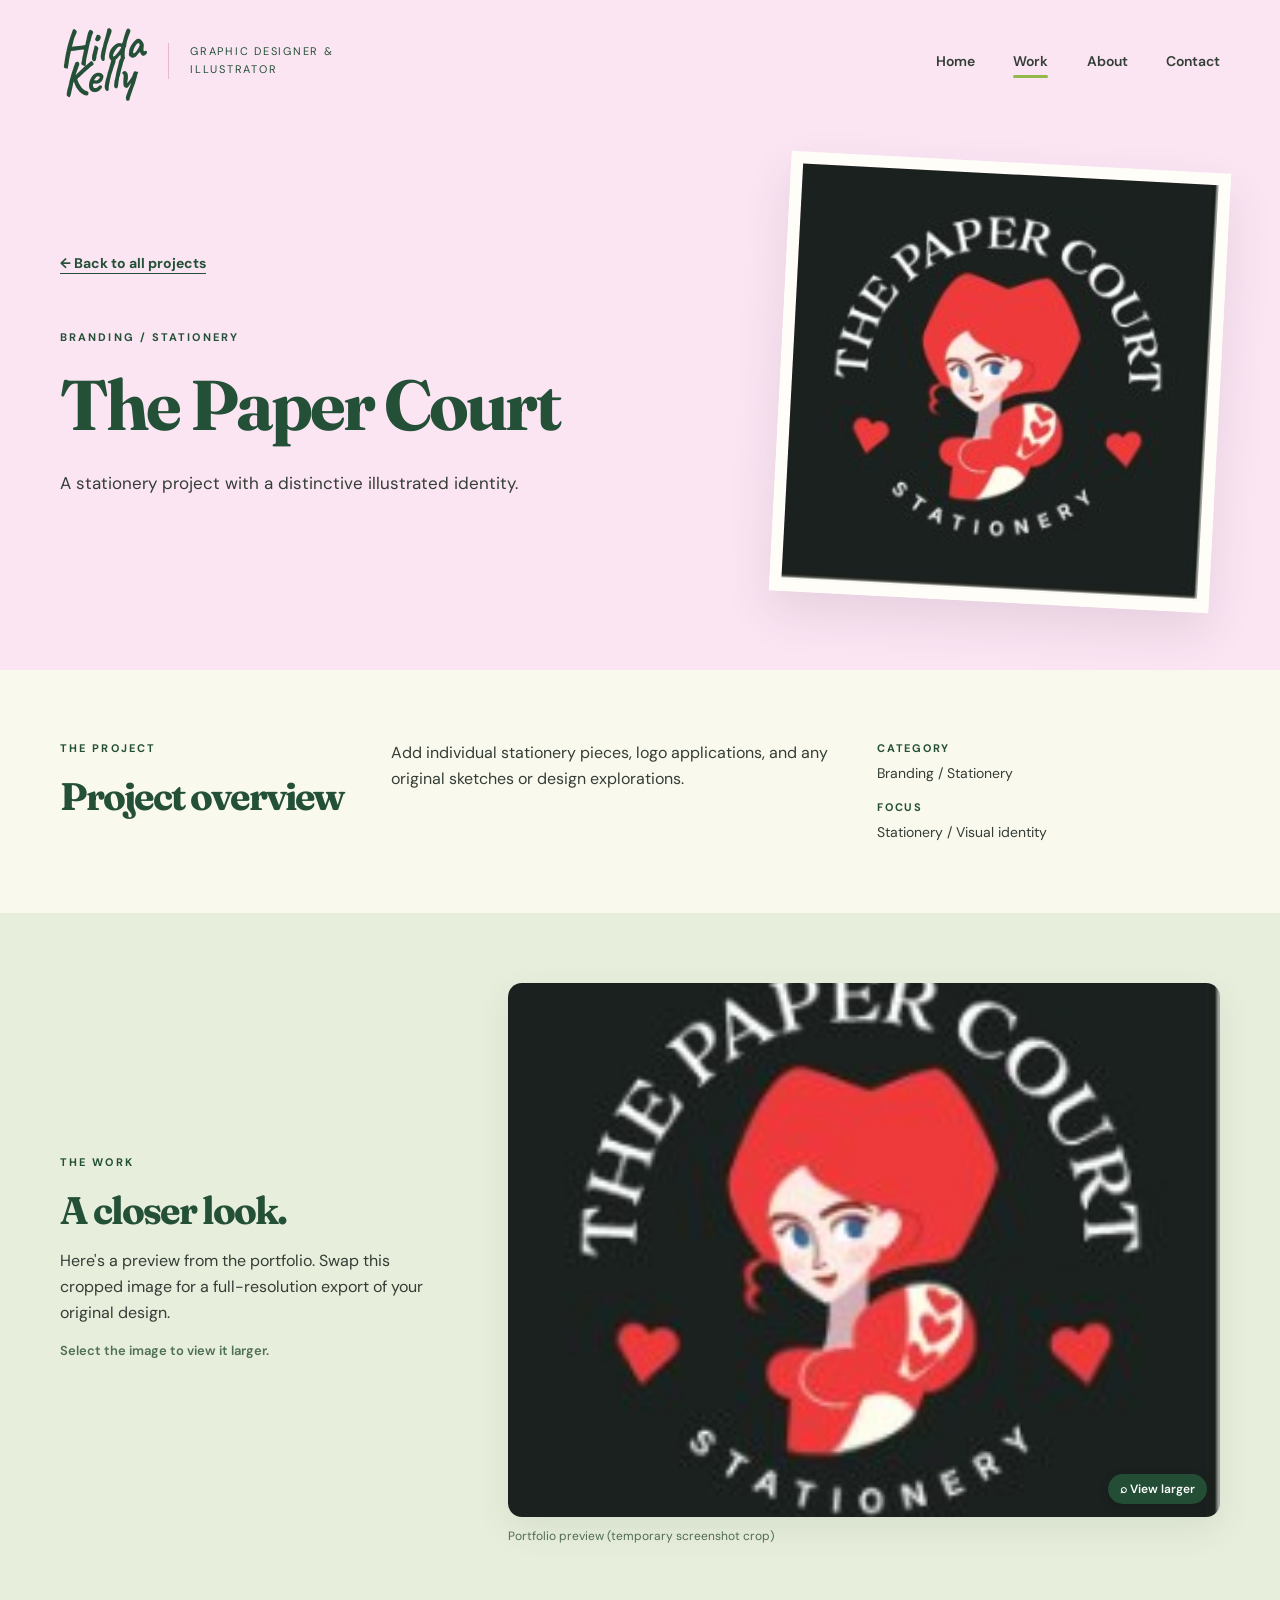
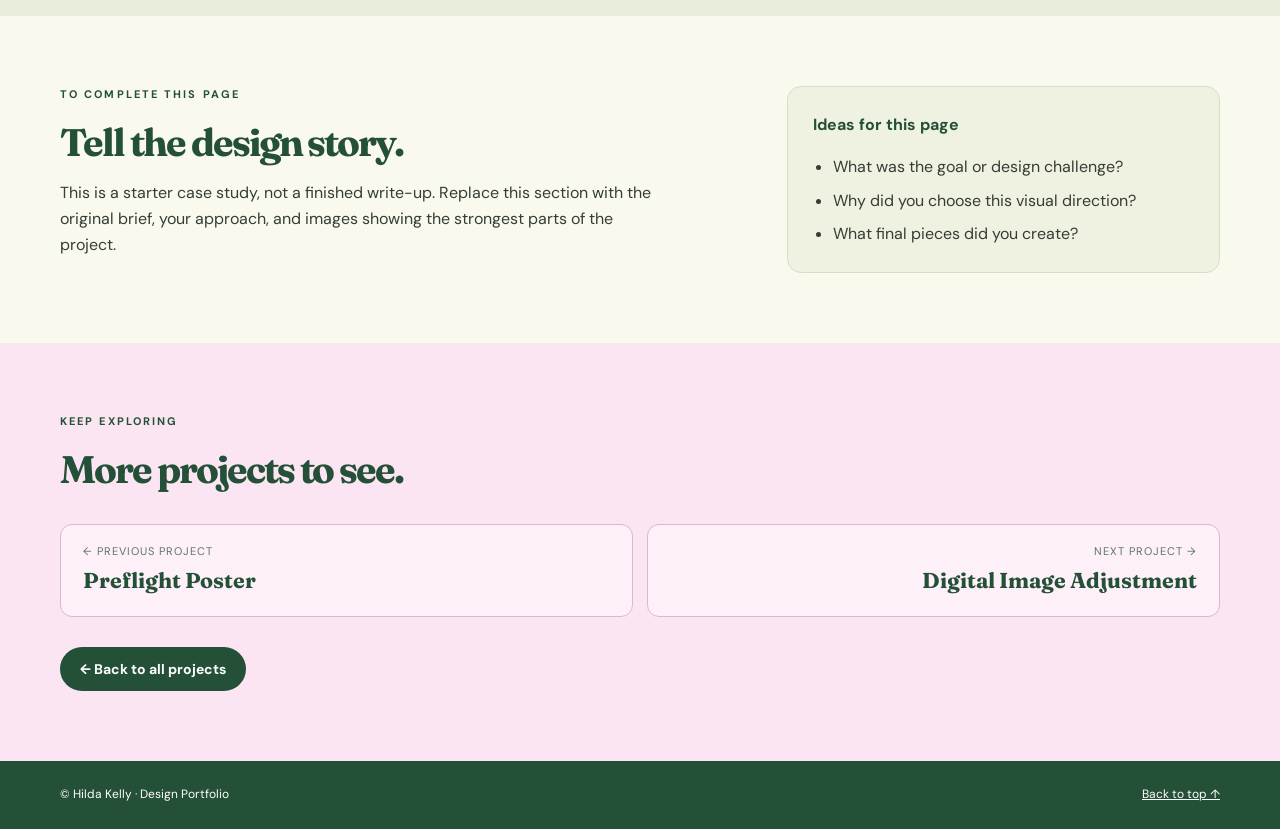
<file: paper-court.html>
<!DOCTYPE html>

<html lang="en">
<head>
<meta charset="utf-8"/>
<meta content="width=device-width, initial-scale=1" name="viewport"/>
<meta content="The Paper Court portfolio project by Hilda Kelly." name="description"/>
<title>The Paper Court | Hilda Kelly</title>
<link href="assets/favicon.svg" rel="icon" type="image/svg+xml"/>
<link href="https://fonts.googleapis.com" rel="preconnect"/>
<link crossorigin="" href="https://fonts.gstatic.com" rel="preconnect"/>
<link href="https://fonts.googleapis.com/css2?family=Caveat:wght@700&amp;family=DM+Sans:wght@400;500;600;700&amp;family=Fraunces:wght@700&amp;display=swap" rel="stylesheet"/>
<link href="style.css" rel="stylesheet"/>
</head>
<body>
<a class="skip-link" href="#main">Skip to content</a>
<header class="site-header" id="top"><div class="container header-inner">
<a aria-label="Hilda Kelly, home" class="wordmark" href="index.html"><span>Hilda<br/>Kelly</span><small>graphic designer &amp; illustrator</small></a>
<nav aria-label="Main navigation" class="navigation"><a href="index.html">Home</a><a class="active" href="index.html#work">Work</a><a href="index.html#about">About</a><a href="index.html#contact">Contact</a></nav>
</div></header>
<main id="main">
<section class="case-hero"><div class="container case-hero-layout">
<div class="case-intro">
<a class="text-link" href="index.html#work">← Back to all projects</a>
<p class="eyebrow">Branding / Stationery</p>
<h1>The Paper Court</h1>
<p>A stationery project with a distinctive illustrated identity.</p>
</div>
<img alt="Portfolio preview of The Paper Court" fetchpriority="high" src="assets/paper-court.jpg"/>
</div></section>
<section class="case-section"><div class="container case-info">
<div><p class="eyebrow">The project</p><h2>Project overview</h2></div>
<p>Add individual stationery pieces, logo applications, and any original sketches or design explorations.</p>
<div class="case-facts"><div><strong>Category</strong><span>Branding / Stationery</span></div><div><strong>Focus</strong><span>Stationery / Visual identity</span></div></div>
</div></section>
<section class="case-section case-gallery"><div class="container case-detail-layout">
<div><p class="eyebrow">The work</p><h2>A closer look.</h2><p>Here's a preview from the portfolio. Swap this cropped image for a full-resolution export of your original design.</p><p class="zoom-help">Select the image to view it larger.</p></div>
<figure class="case-large-preview"><button aria-label="Enlarge image: Closer view of The Paper Court" class="zoom-trigger" type="button"><img alt="Closer view of The Paper Court" loading="lazy" src="assets/paper-court.jpg"/><span aria-hidden="true" class="zoom-indicator">⌕  View larger</span></button><figcaption>Portfolio preview (temporary screenshot crop)</figcaption></figure>
</div></section>
<section class="case-section"><div class="container case-edit-note"><div><p class="eyebrow">To complete this page</p><h2>Tell the design story.</h2><p>This is a starter case study, not a finished write-up. Replace this section with the original brief, your approach, and images showing the strongest parts of the project.</p></div><div class="case-suggestions"><strong>Ideas for this page</strong><ul><li>What was the goal or design challenge?</li><li>Why did you choose this visual direction?</li><li>What final pieces did you create?</li></ul></div></div></section>
<section class="case-end"><div class="container"><p class="eyebrow">Keep exploring</p><h2>More projects to see.</h2>
<div class="project-pager"><a href="preflight.html"><small>← Previous project</small><strong>Preflight Poster</strong></a><a href="retouching.html"><small>Next project →</small><strong>Digital Image Adjustment</strong></a></div>
<a class="button" href="index.html#work">← Back to all projects</a>
</div></section>
</main>
<footer class="site-footer"><div class="container footer-inner"><span>© Hilda Kelly · Design Portfolio</span><a href="#top">Back to top ↑</a></div></footer>
<script defer="True" src="lightbox.js"></script></body>
</html>
</file>
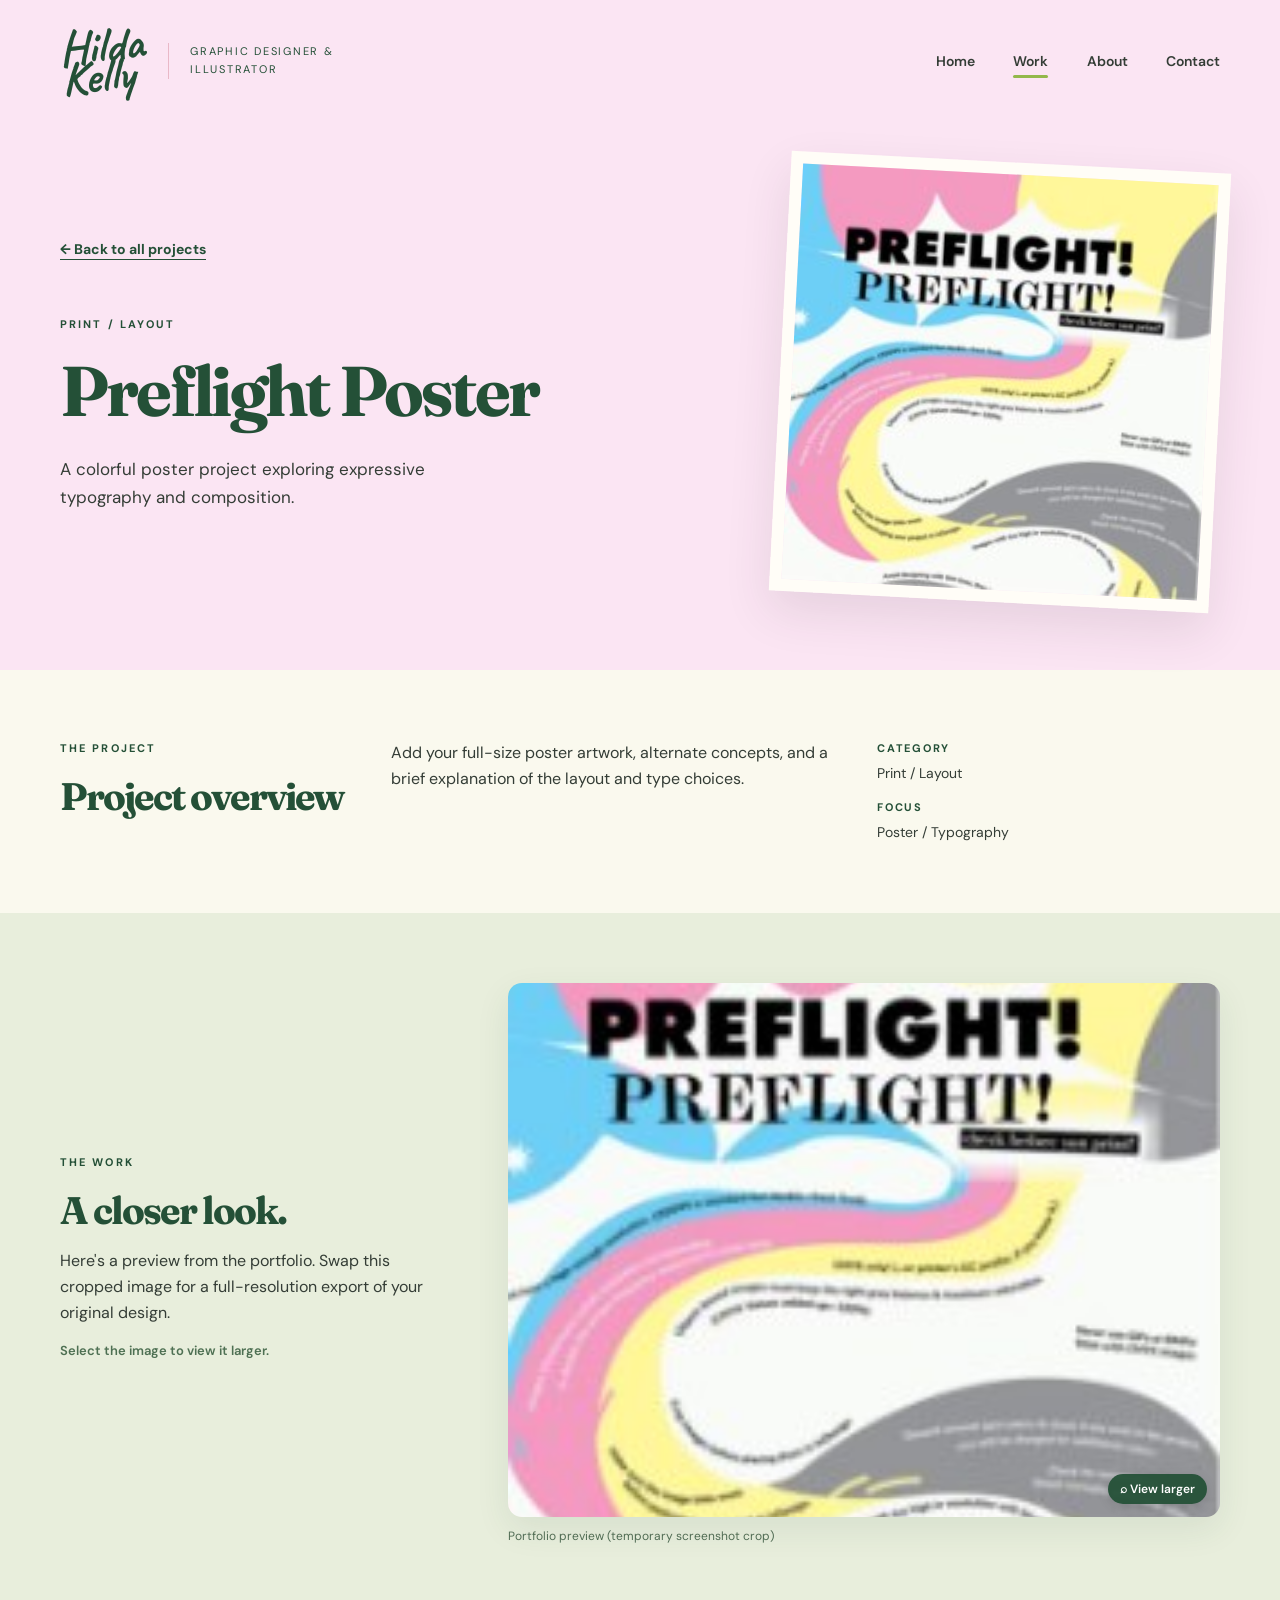
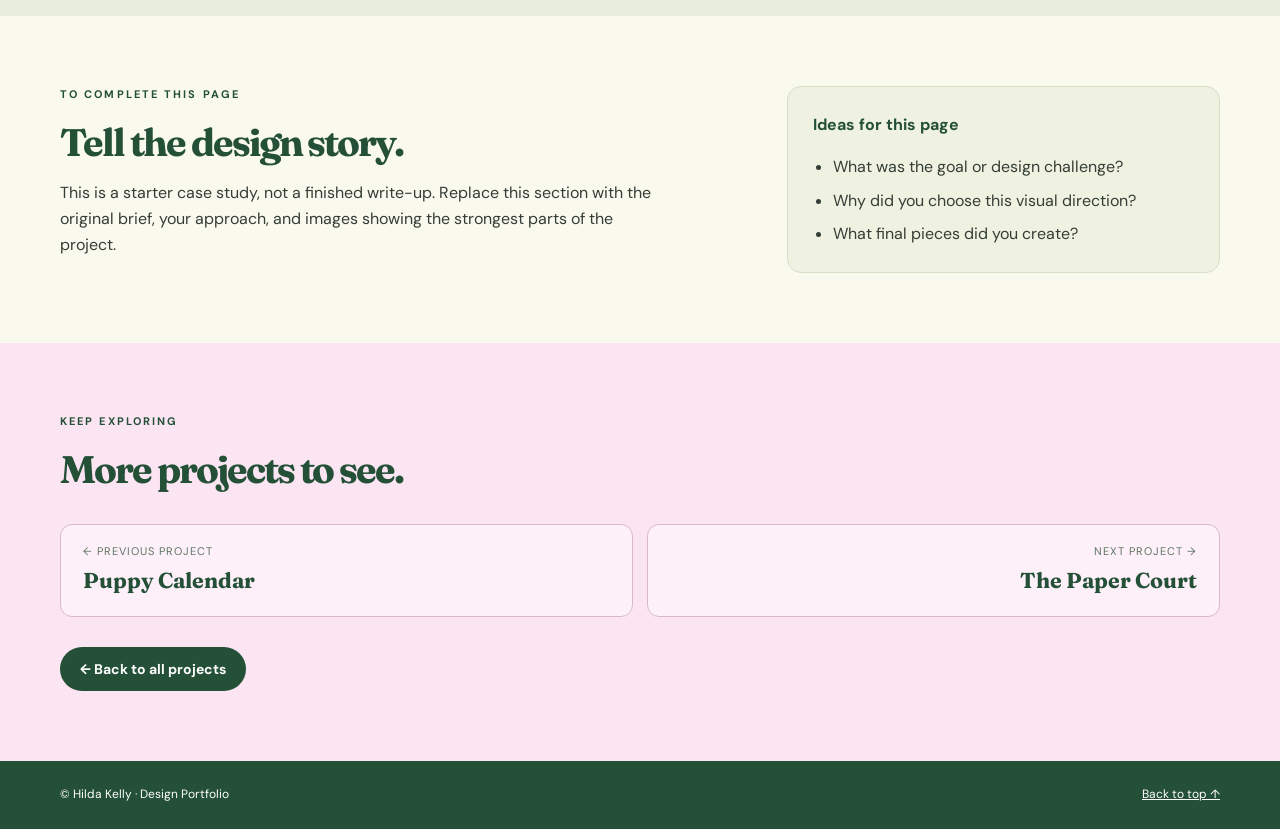
<file: preflight.html>
<!DOCTYPE html>

<html lang="en">
<head>
<meta charset="utf-8"/>
<meta content="width=device-width, initial-scale=1" name="viewport"/>
<meta content="Preflight Poster portfolio project by Hilda Kelly." name="description"/>
<title>Preflight Poster | Hilda Kelly</title>
<link href="assets/favicon.svg" rel="icon" type="image/svg+xml"/>
<link href="https://fonts.googleapis.com" rel="preconnect"/>
<link crossorigin="" href="https://fonts.gstatic.com" rel="preconnect"/>
<link href="https://fonts.googleapis.com/css2?family=Caveat:wght@700&amp;family=DM+Sans:wght@400;500;600;700&amp;family=Fraunces:wght@700&amp;display=swap" rel="stylesheet"/>
<link href="style.css" rel="stylesheet"/>
</head>
<body>
<a class="skip-link" href="#main">Skip to content</a>
<header class="site-header" id="top"><div class="container header-inner">
<a aria-label="Hilda Kelly, home" class="wordmark" href="index.html"><span>Hilda<br/>Kelly</span><small>graphic designer &amp; illustrator</small></a>
<nav aria-label="Main navigation" class="navigation"><a href="index.html">Home</a><a class="active" href="index.html#work">Work</a><a href="index.html#about">About</a><a href="index.html#contact">Contact</a></nav>
</div></header>
<main id="main">
<section class="case-hero"><div class="container case-hero-layout">
<div class="case-intro">
<a class="text-link" href="index.html#work">← Back to all projects</a>
<p class="eyebrow">Print / Layout</p>
<h1>Preflight Poster</h1>
<p>A colorful poster project exploring expressive typography and composition.</p>
</div>
<img alt="Portfolio preview of Preflight Poster" fetchpriority="high" src="assets/preflight.jpg"/>
</div></section>
<section class="case-section"><div class="container case-info">
<div><p class="eyebrow">The project</p><h2>Project overview</h2></div>
<p>Add your full-size poster artwork, alternate concepts, and a brief explanation of the layout and type choices.</p>
<div class="case-facts"><div><strong>Category</strong><span>Print / Layout</span></div><div><strong>Focus</strong><span>Poster / Typography</span></div></div>
</div></section>
<section class="case-section case-gallery"><div class="container case-detail-layout">
<div><p class="eyebrow">The work</p><h2>A closer look.</h2><p>Here's a preview from the portfolio. Swap this cropped image for a full-resolution export of your original design.</p><p class="zoom-help">Select the image to view it larger.</p></div>
<figure class="case-large-preview"><button aria-label="Enlarge image: Closer view of Preflight Poster" class="zoom-trigger" type="button"><img alt="Closer view of Preflight Poster" loading="lazy" src="assets/preflight.jpg"/><span aria-hidden="true" class="zoom-indicator">⌕  View larger</span></button><figcaption>Portfolio preview (temporary screenshot crop)</figcaption></figure>
</div></section>
<section class="case-section"><div class="container case-edit-note"><div><p class="eyebrow">To complete this page</p><h2>Tell the design story.</h2><p>This is a starter case study, not a finished write-up. Replace this section with the original brief, your approach, and images showing the strongest parts of the project.</p></div><div class="case-suggestions"><strong>Ideas for this page</strong><ul><li>What was the goal or design challenge?</li><li>Why did you choose this visual direction?</li><li>What final pieces did you create?</li></ul></div></div></section>
<section class="case-end"><div class="container"><p class="eyebrow">Keep exploring</p><h2>More projects to see.</h2>
<div class="project-pager"><a href="puppy-calendar.html"><small>← Previous project</small><strong>Puppy Calendar</strong></a><a href="paper-court.html"><small>Next project →</small><strong>The Paper Court</strong></a></div>
<a class="button" href="index.html#work">← Back to all projects</a>
</div></section>
</main>
<footer class="site-footer"><div class="container footer-inner"><span>© Hilda Kelly · Design Portfolio</span><a href="#top">Back to top ↑</a></div></footer>
<script defer="True" src="lightbox.js"></script></body>
</html>
</file>
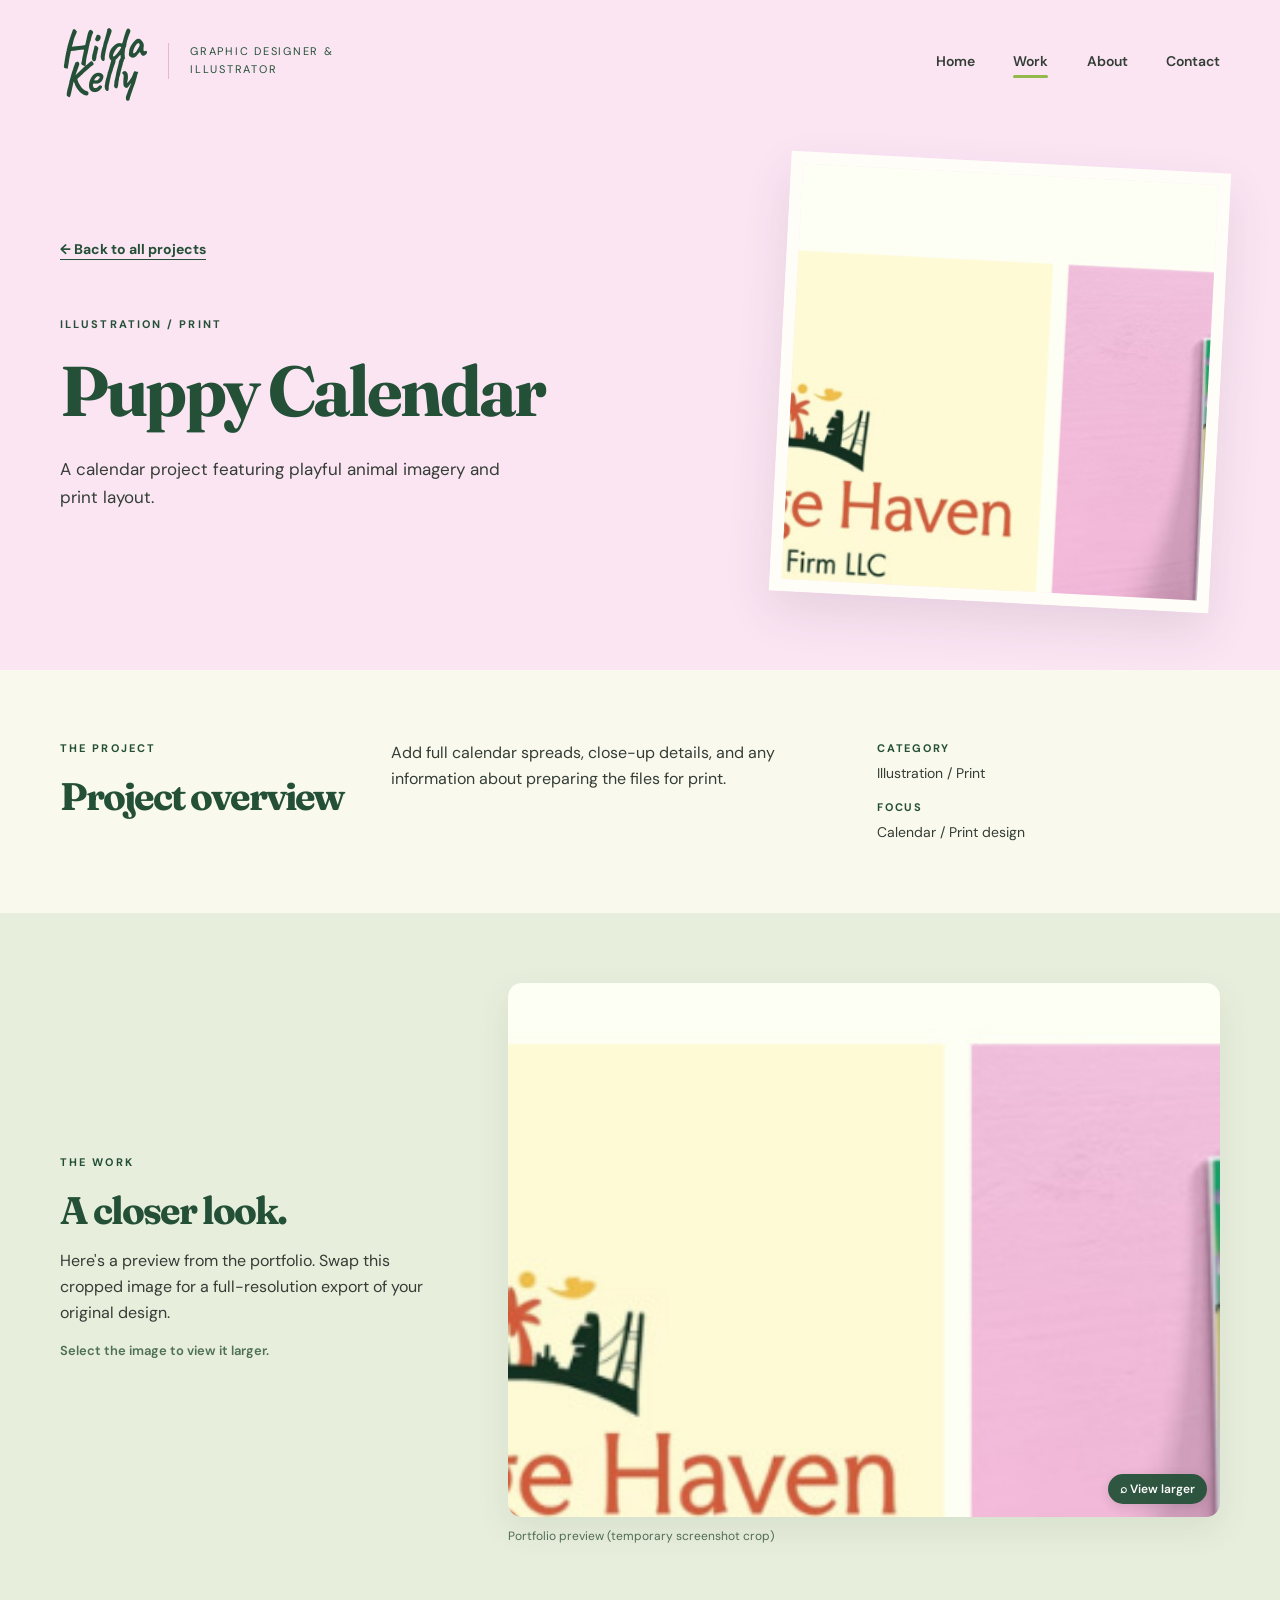
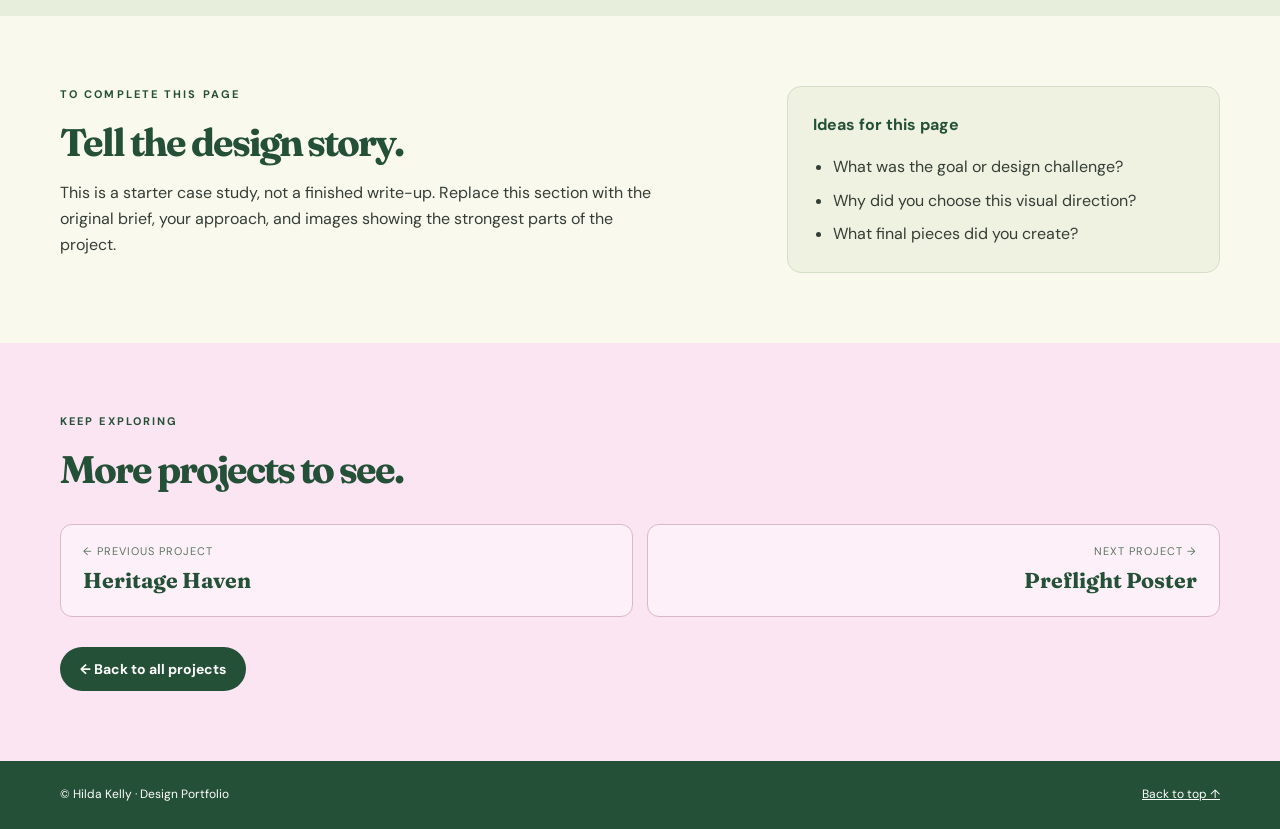
<file: puppy-calendar.html>
<!DOCTYPE html>

<html lang="en">
<head>
<meta charset="utf-8"/>
<meta content="width=device-width, initial-scale=1" name="viewport"/>
<meta content="Puppy Calendar portfolio project by Hilda Kelly." name="description"/>
<title>Puppy Calendar | Hilda Kelly</title>
<link href="assets/favicon.svg" rel="icon" type="image/svg+xml"/>
<link href="https://fonts.googleapis.com" rel="preconnect"/>
<link crossorigin="" href="https://fonts.gstatic.com" rel="preconnect"/>
<link href="https://fonts.googleapis.com/css2?family=Caveat:wght@700&amp;family=DM+Sans:wght@400;500;600;700&amp;family=Fraunces:wght@700&amp;display=swap" rel="stylesheet"/>
<link href="style.css" rel="stylesheet"/>
</head>
<body>
<a class="skip-link" href="#main">Skip to content</a>
<header class="site-header" id="top"><div class="container header-inner">
<a aria-label="Hilda Kelly, home" class="wordmark" href="index.html"><span>Hilda<br/>Kelly</span><small>graphic designer &amp; illustrator</small></a>
<nav aria-label="Main navigation" class="navigation"><a href="index.html">Home</a><a class="active" href="index.html#work">Work</a><a href="index.html#about">About</a><a href="index.html#contact">Contact</a></nav>
</div></header>
<main id="main">
<section class="case-hero"><div class="container case-hero-layout">
<div class="case-intro">
<a class="text-link" href="index.html#work">← Back to all projects</a>
<p class="eyebrow">Illustration / Print</p>
<h1>Puppy Calendar</h1>
<p>A calendar project featuring playful animal imagery and print layout.</p>
</div>
<img alt="Portfolio preview of Puppy Calendar" fetchpriority="high" src="assets/puppy-calendar.jpg"/>
</div></section>
<section class="case-section"><div class="container case-info">
<div><p class="eyebrow">The project</p><h2>Project overview</h2></div>
<p>Add full calendar spreads, close-up details, and any information about preparing the files for print.</p>
<div class="case-facts"><div><strong>Category</strong><span>Illustration / Print</span></div><div><strong>Focus</strong><span>Calendar / Print design</span></div></div>
</div></section>
<section class="case-section case-gallery"><div class="container case-detail-layout">
<div><p class="eyebrow">The work</p><h2>A closer look.</h2><p>Here's a preview from the portfolio. Swap this cropped image for a full-resolution export of your original design.</p><p class="zoom-help">Select the image to view it larger.</p></div>
<figure class="case-large-preview"><button aria-label="Enlarge image: Closer view of Puppy Calendar" class="zoom-trigger" type="button"><img alt="Closer view of Puppy Calendar" loading="lazy" src="assets/puppy-calendar.jpg"/><span aria-hidden="true" class="zoom-indicator">⌕  View larger</span></button><figcaption>Portfolio preview (temporary screenshot crop)</figcaption></figure>
</div></section>
<section class="case-section"><div class="container case-edit-note"><div><p class="eyebrow">To complete this page</p><h2>Tell the design story.</h2><p>This is a starter case study, not a finished write-up. Replace this section with the original brief, your approach, and images showing the strongest parts of the project.</p></div><div class="case-suggestions"><strong>Ideas for this page</strong><ul><li>What was the goal or design challenge?</li><li>Why did you choose this visual direction?</li><li>What final pieces did you create?</li></ul></div></div></section>
<section class="case-end"><div class="container"><p class="eyebrow">Keep exploring</p><h2>More projects to see.</h2>
<div class="project-pager"><a href="heritage-haven.html"><small>← Previous project</small><strong>Heritage Haven</strong></a><a href="preflight.html"><small>Next project →</small><strong>Preflight Poster</strong></a></div>
<a class="button" href="index.html#work">← Back to all projects</a>
</div></section>
</main>
<footer class="site-footer"><div class="container footer-inner"><span>© Hilda Kelly · Design Portfolio</span><a href="#top">Back to top ↑</a></div></footer>
<script defer="True" src="lightbox.js"></script></body>
</html>
</file>
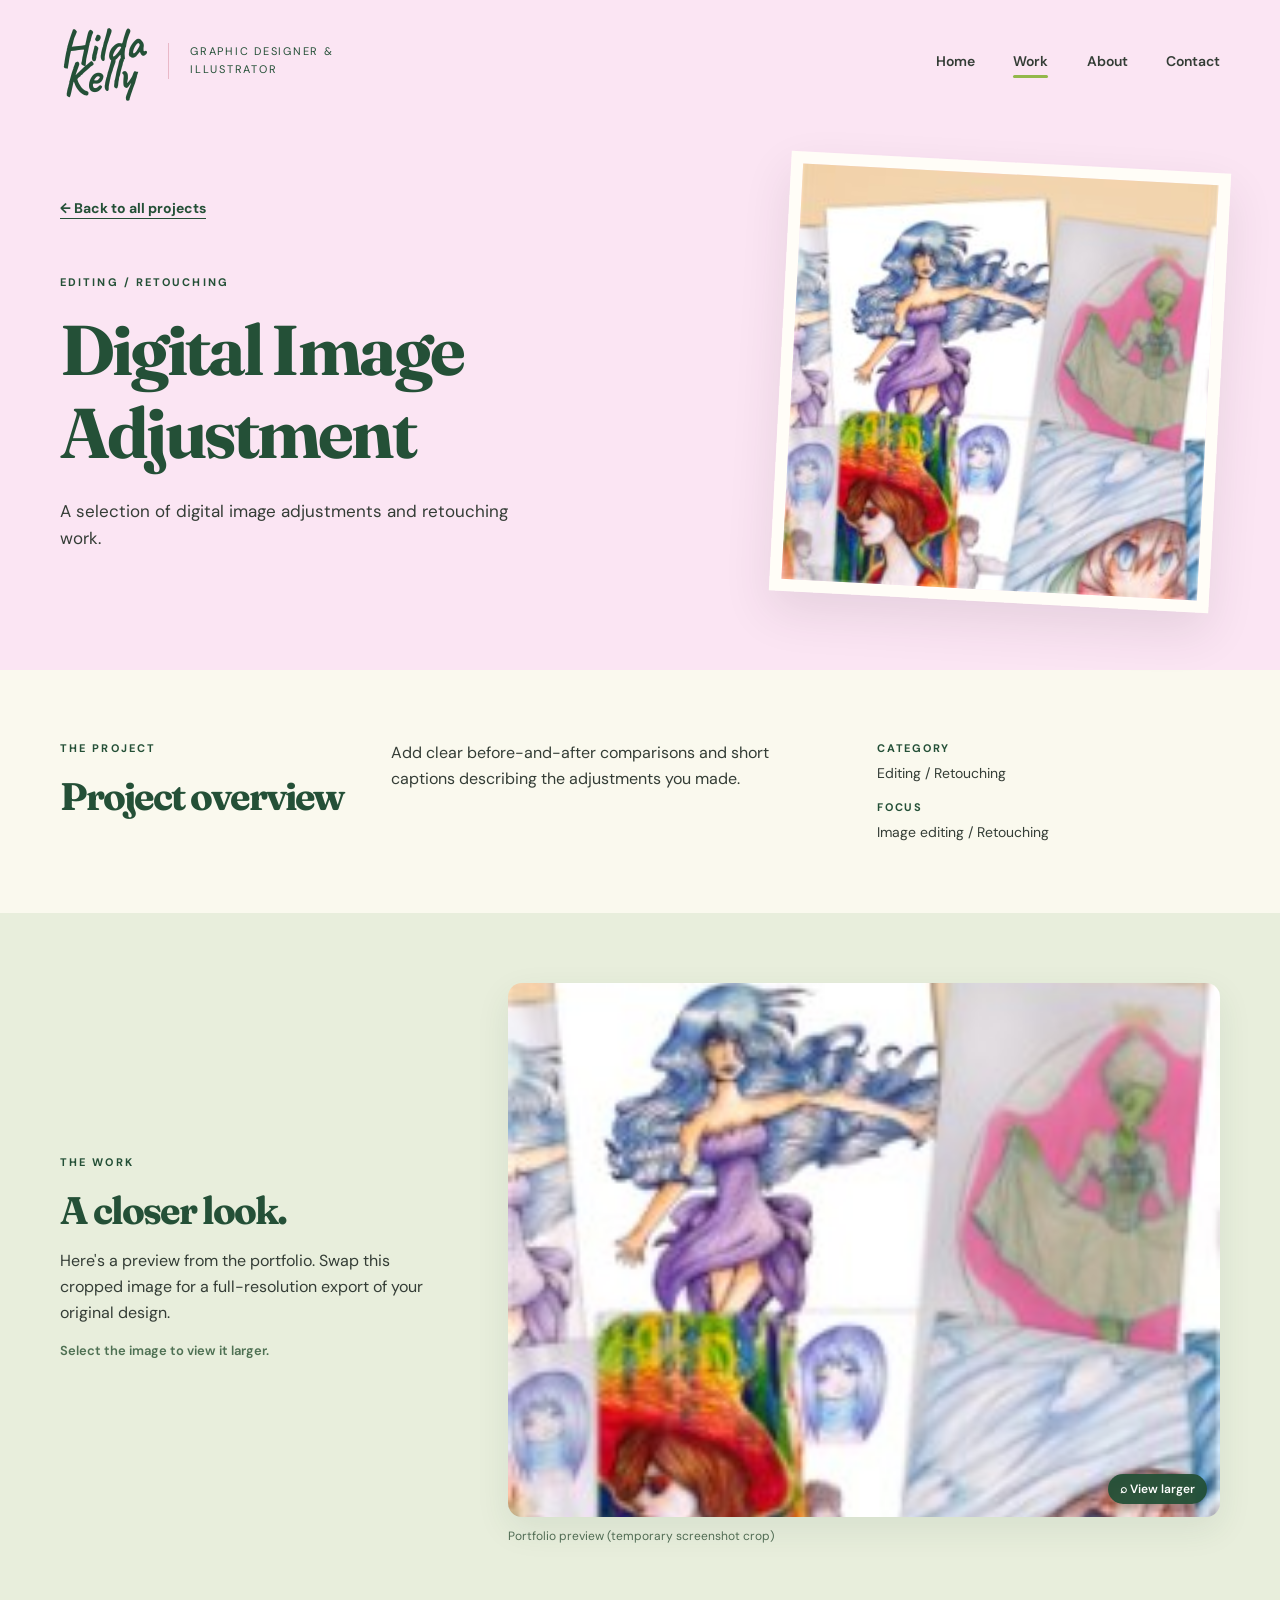
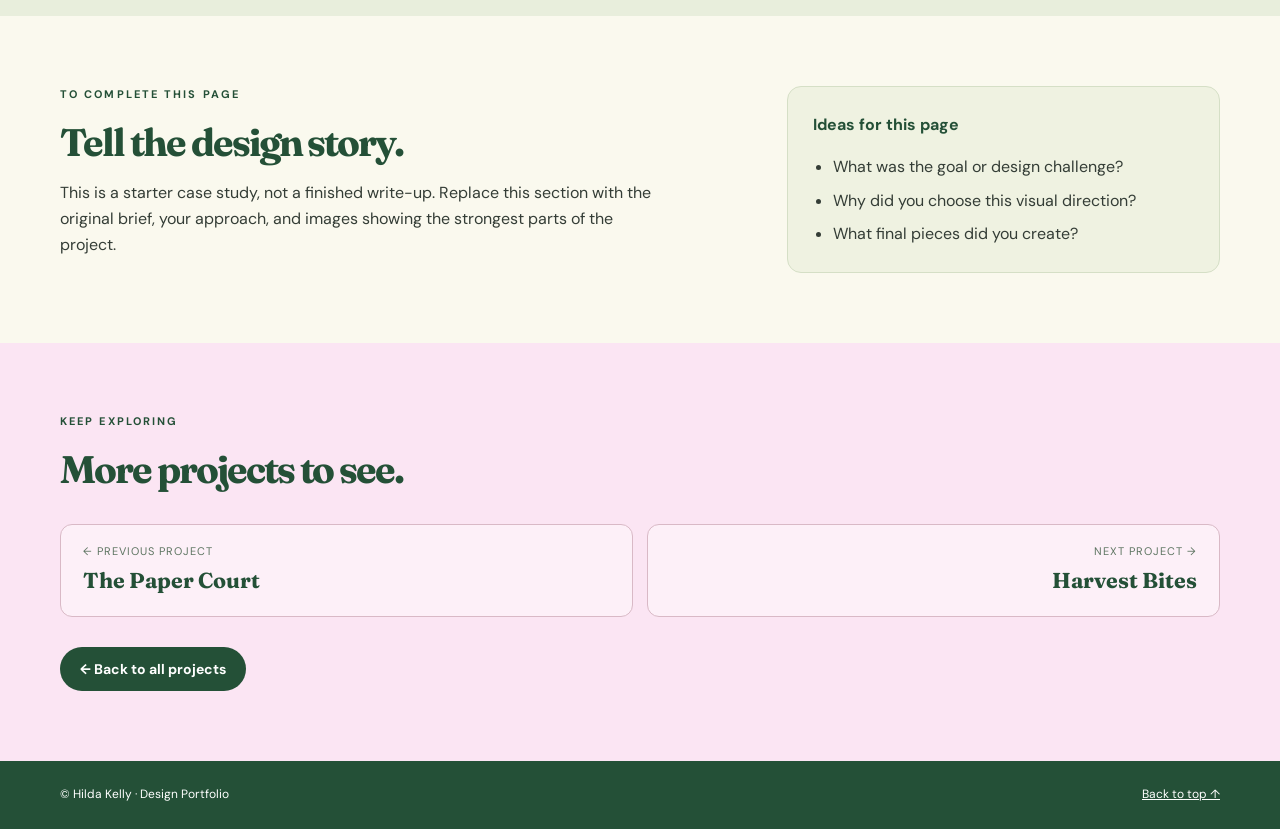
<file: retouching.html>
<!DOCTYPE html>

<html lang="en">
<head>
<meta charset="utf-8"/>
<meta content="width=device-width, initial-scale=1" name="viewport"/>
<meta content="Digital Image Adjustment portfolio project by Hilda Kelly." name="description"/>
<title>Digital Image Adjustment | Hilda Kelly</title>
<link href="assets/favicon.svg" rel="icon" type="image/svg+xml"/>
<link href="https://fonts.googleapis.com" rel="preconnect"/>
<link crossorigin="" href="https://fonts.gstatic.com" rel="preconnect"/>
<link href="https://fonts.googleapis.com/css2?family=Caveat:wght@700&amp;family=DM+Sans:wght@400;500;600;700&amp;family=Fraunces:wght@700&amp;display=swap" rel="stylesheet"/>
<link href="style.css" rel="stylesheet"/>
</head>
<body>
<a class="skip-link" href="#main">Skip to content</a>
<header class="site-header" id="top"><div class="container header-inner">
<a aria-label="Hilda Kelly, home" class="wordmark" href="index.html"><span>Hilda<br/>Kelly</span><small>graphic designer &amp; illustrator</small></a>
<nav aria-label="Main navigation" class="navigation"><a href="index.html">Home</a><a class="active" href="index.html#work">Work</a><a href="index.html#about">About</a><a href="index.html#contact">Contact</a></nav>
</div></header>
<main id="main">
<section class="case-hero"><div class="container case-hero-layout">
<div class="case-intro">
<a class="text-link" href="index.html#work">← Back to all projects</a>
<p class="eyebrow">Editing / Retouching</p>
<h1>Digital Image Adjustment</h1>
<p>A selection of digital image adjustments and retouching work.</p>
</div>
<img alt="Portfolio preview of Digital Image Adjustment" fetchpriority="high" src="assets/retouching.jpg"/>
</div></section>
<section class="case-section"><div class="container case-info">
<div><p class="eyebrow">The project</p><h2>Project overview</h2></div>
<p>Add clear before-and-after comparisons and short captions describing the adjustments you made.</p>
<div class="case-facts"><div><strong>Category</strong><span>Editing / Retouching</span></div><div><strong>Focus</strong><span>Image editing / Retouching</span></div></div>
</div></section>
<section class="case-section case-gallery"><div class="container case-detail-layout">
<div><p class="eyebrow">The work</p><h2>A closer look.</h2><p>Here's a preview from the portfolio. Swap this cropped image for a full-resolution export of your original design.</p><p class="zoom-help">Select the image to view it larger.</p></div>
<figure class="case-large-preview"><button aria-label="Enlarge image: Closer view of Digital Image Adjustment" class="zoom-trigger" type="button"><img alt="Closer view of Digital Image Adjustment" loading="lazy" src="assets/retouching.jpg"/><span aria-hidden="true" class="zoom-indicator">⌕  View larger</span></button><figcaption>Portfolio preview (temporary screenshot crop)</figcaption></figure>
</div></section>
<section class="case-section"><div class="container case-edit-note"><div><p class="eyebrow">To complete this page</p><h2>Tell the design story.</h2><p>This is a starter case study, not a finished write-up. Replace this section with the original brief, your approach, and images showing the strongest parts of the project.</p></div><div class="case-suggestions"><strong>Ideas for this page</strong><ul><li>What was the goal or design challenge?</li><li>Why did you choose this visual direction?</li><li>What final pieces did you create?</li></ul></div></div></section>
<section class="case-end"><div class="container"><p class="eyebrow">Keep exploring</p><h2>More projects to see.</h2>
<div class="project-pager"><a href="paper-court.html"><small>← Previous project</small><strong>The Paper Court</strong></a><a href="harvest-bites.html"><small>Next project →</small><strong>Harvest Bites</strong></a></div>
<a class="button" href="index.html#work">← Back to all projects</a>
</div></section>
</main>
<footer class="site-footer"><div class="container footer-inner"><span>© Hilda Kelly · Design Portfolio</span><a href="#top">Back to top ↑</a></div></footer>
<script defer="True" src="lightbox.js"></script></body>
</html>
</file>
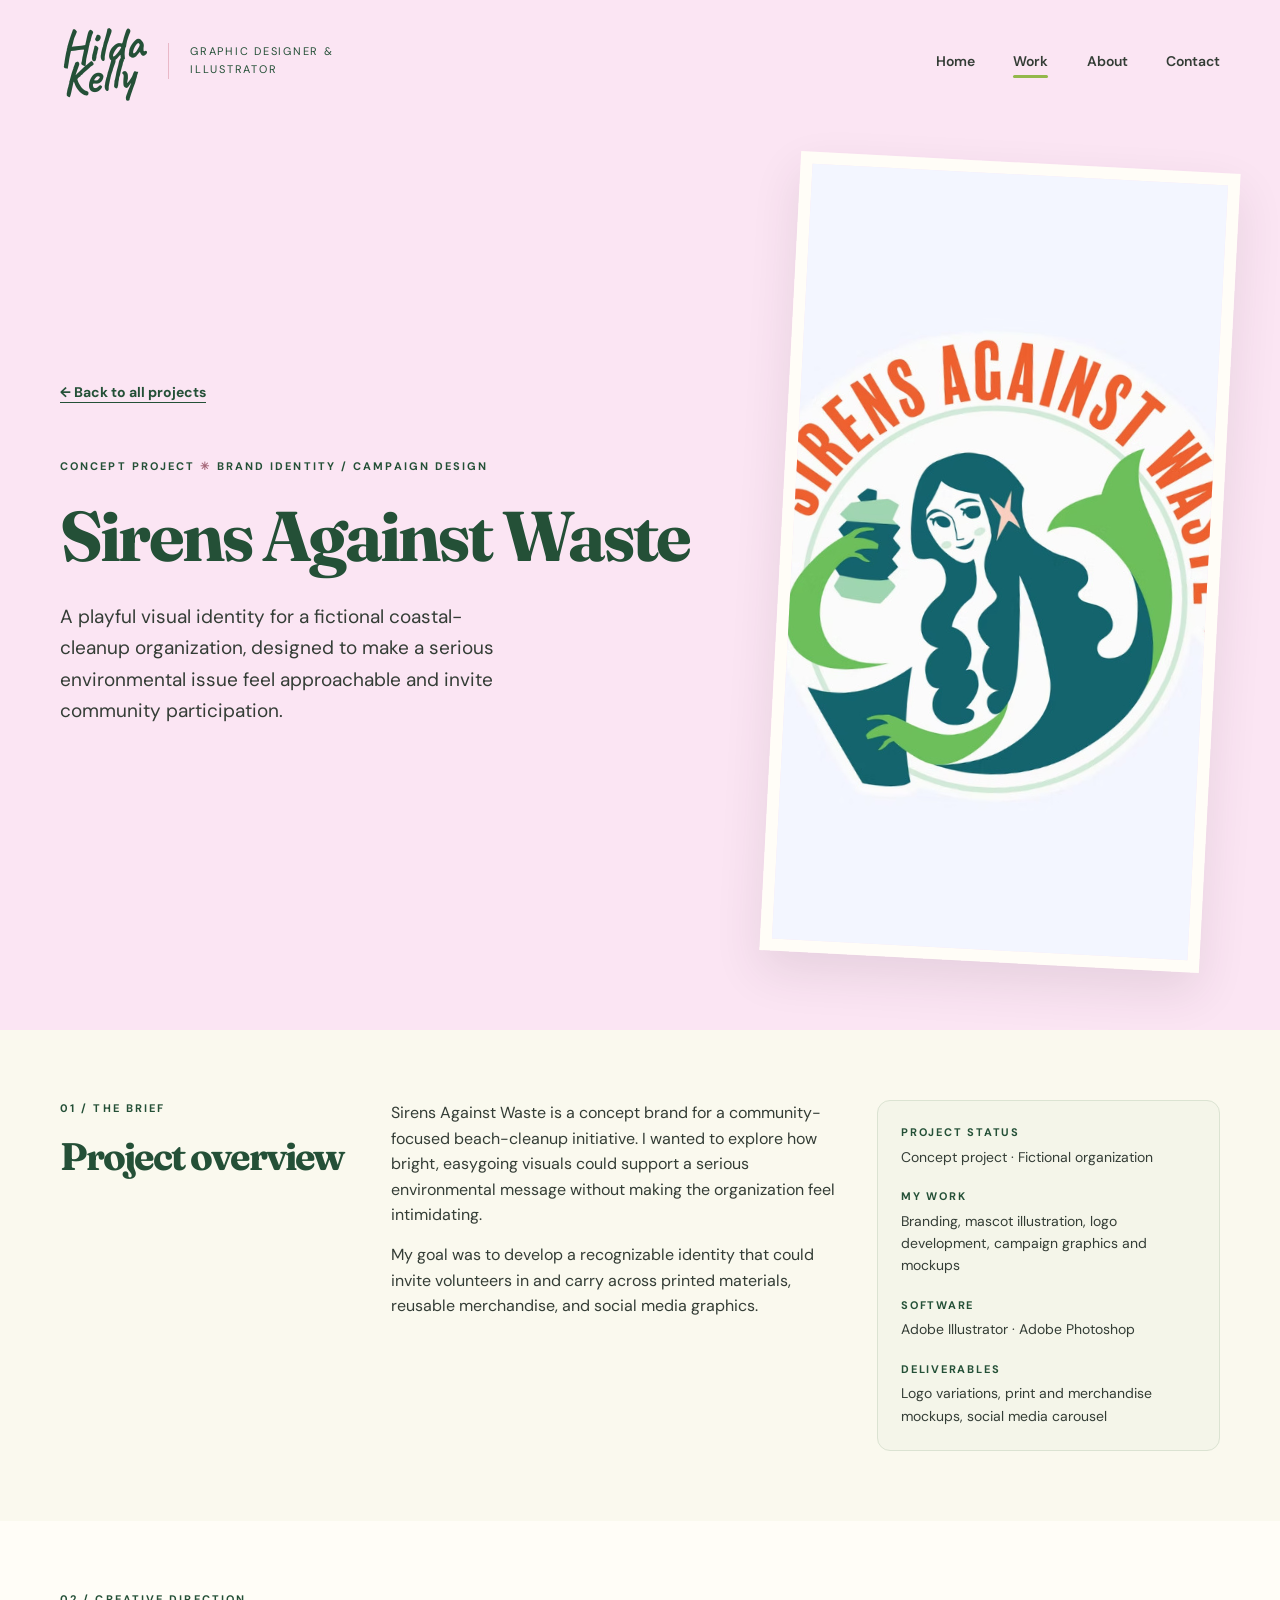
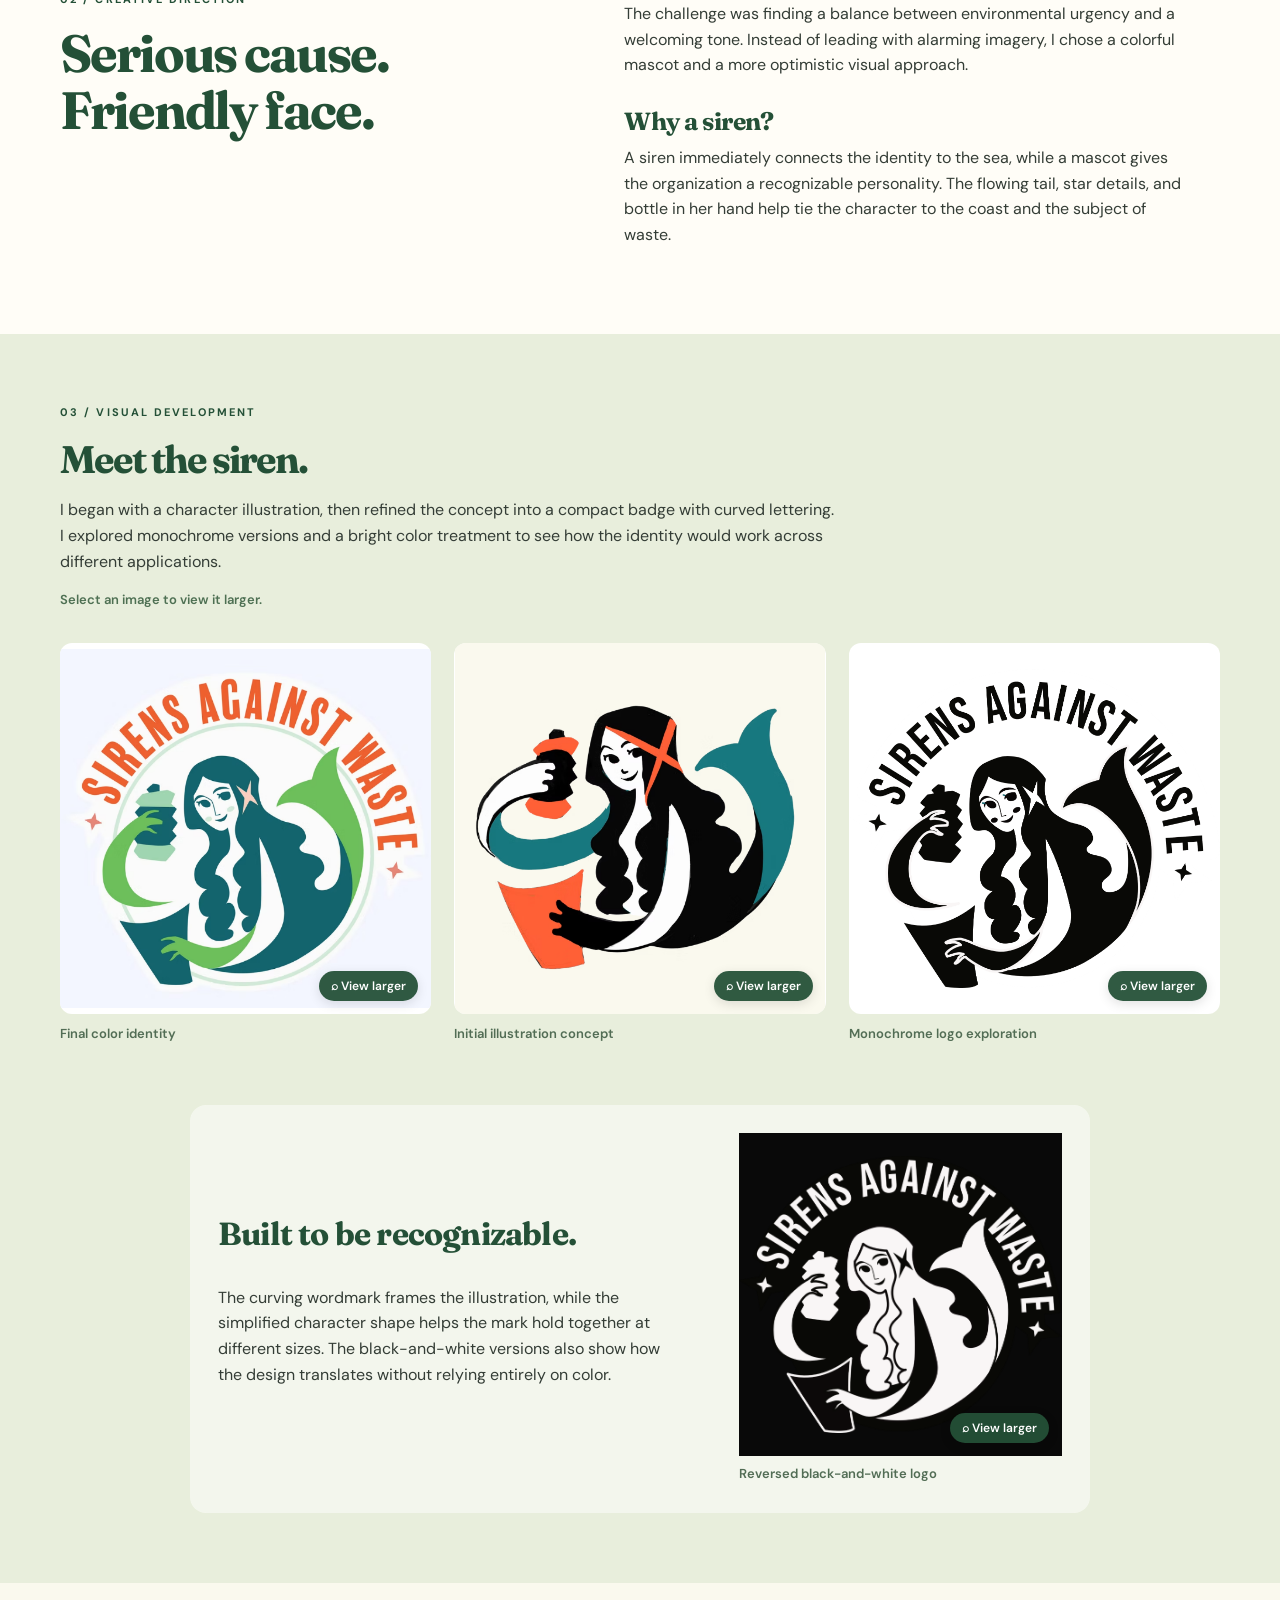
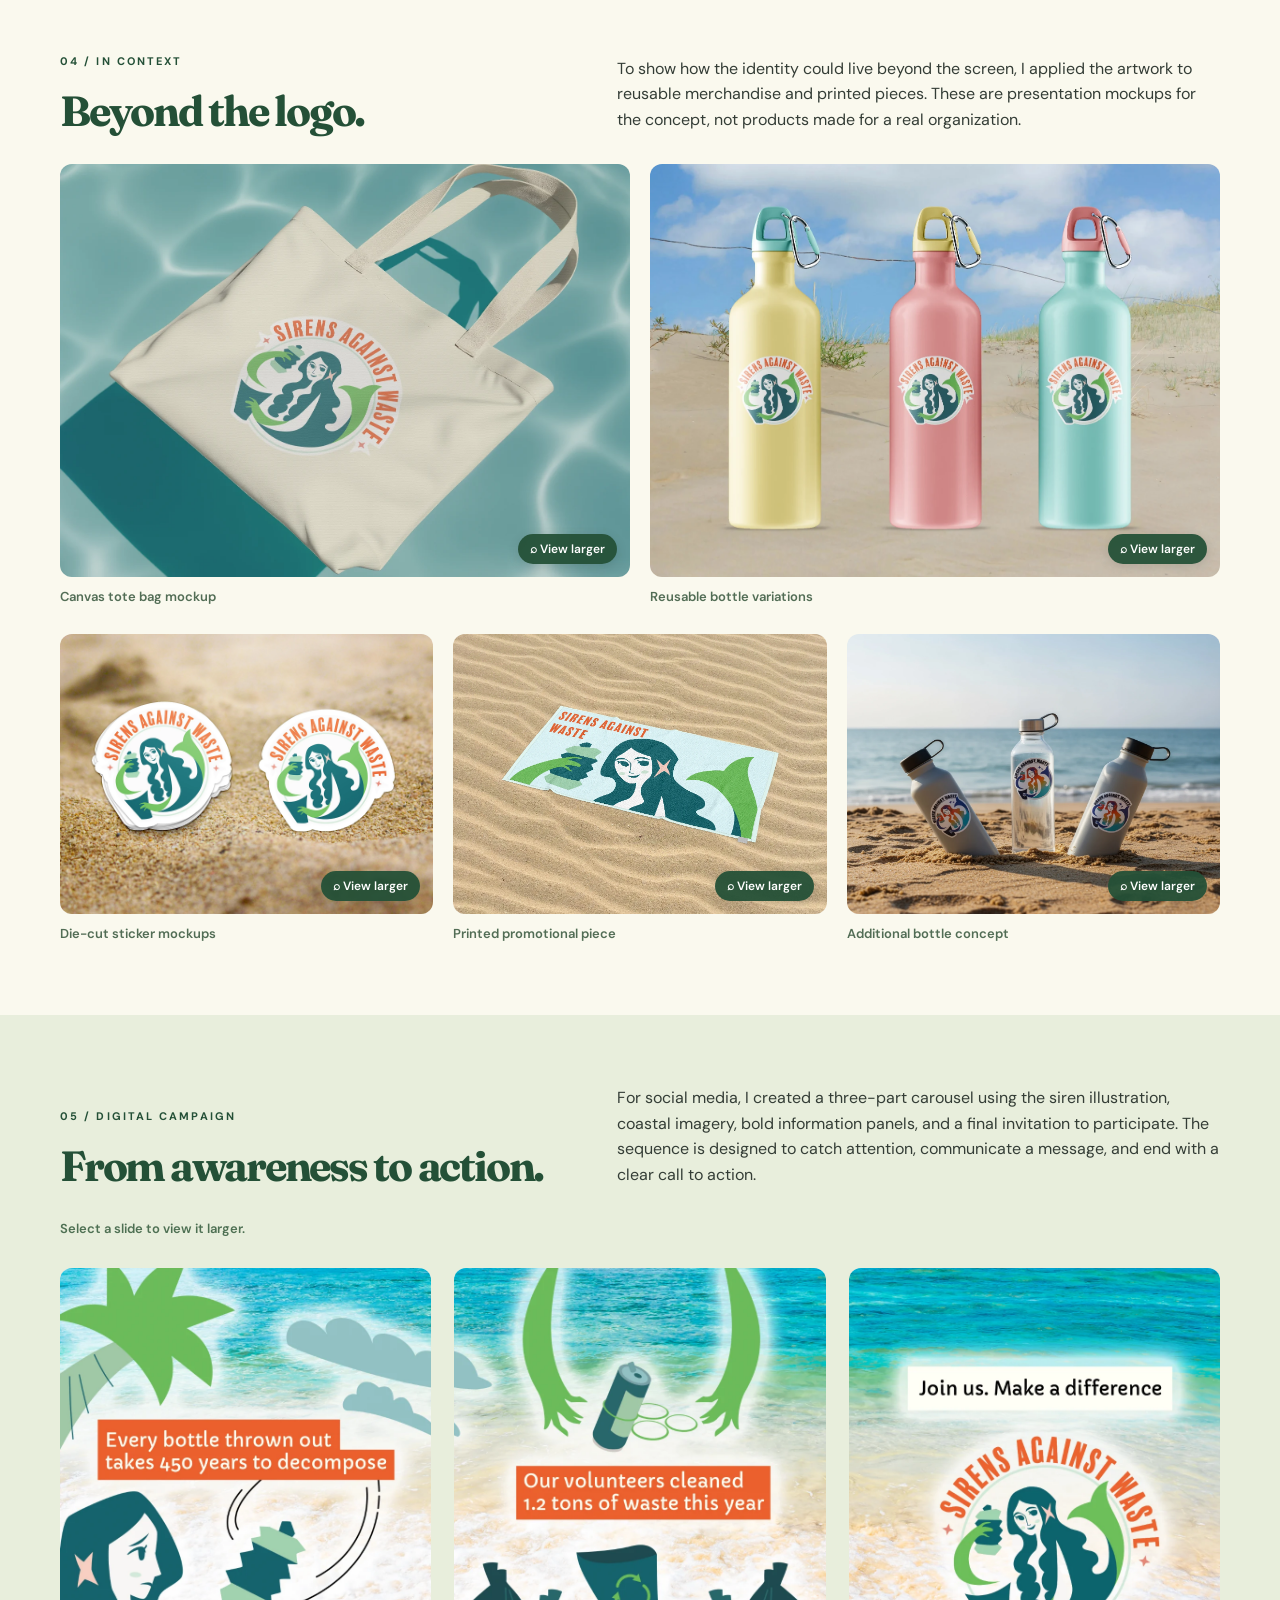
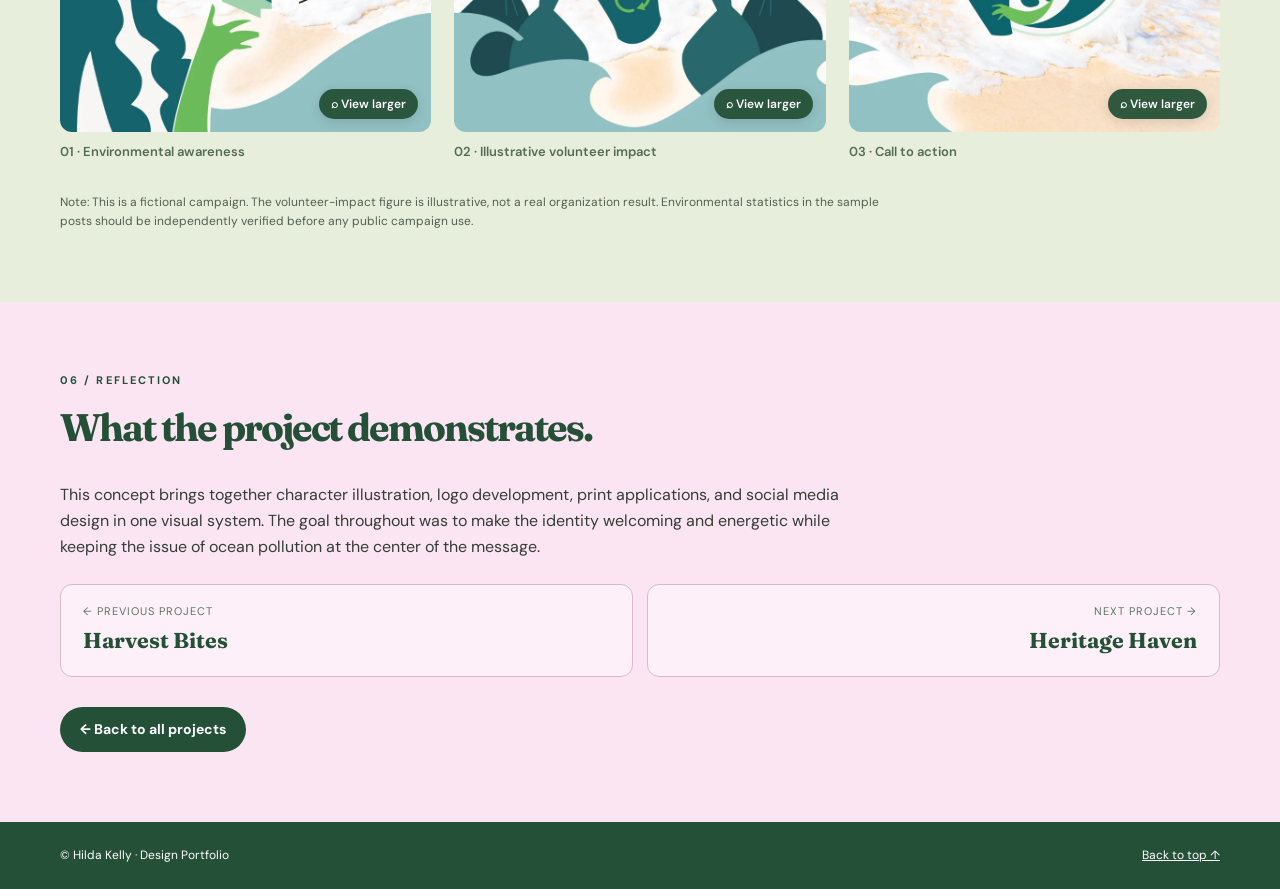
<file: sirens.html>
<!DOCTYPE html>
<html lang="en">
<head>
  <meta charset="utf-8">
  <meta name="viewport" content="width=device-width, initial-scale=1">
  <meta name="description" content="Sirens Against Waste: a character-led branding and environmental awareness campaign concept by Hilda Kelly.">
  <title>Sirens Against Waste | Hilda Kelly</title>
  <link rel="icon" type="image/svg+xml" href="assets/favicon.svg">
  <link rel="preconnect" href="https://fonts.googleapis.com">
  <link rel="preconnect" href="https://fonts.gstatic.com" crossorigin>
  <link href="https://fonts.googleapis.com/css2?family=Caveat:wght@700&amp;family=DM+Sans:wght@400;500;600;700&amp;family=Fraunces:wght@700&amp;display=swap" rel="stylesheet">
  <link rel="stylesheet" href="style.css">
  <link rel="stylesheet" href="sirens-case-study.css">
</head>
<body>
<a class="skip-link" href="#main">Skip to content</a>
<header class="site-header" id="top">
  <div class="container header-inner">
    <a aria-label="Hilda Kelly, home" class="wordmark" href="index.html"><span>Hilda<br>Kelly</span><small>graphic designer &amp; illustrator</small></a>
    <nav aria-label="Main navigation" class="navigation">
      <a href="index.html">Home</a><a class="active" aria-current="page" href="index.html#work">Work</a><a href="index.html#about">About</a><a href="index.html#contact">Contact</a>
    </nav>
  </div>
</header>
<main id="main">
  <section class="case-hero sirens-hero" aria-labelledby="sirens-title">
    <div class="container case-hero-layout">
      <div class="case-intro">
        <a class="text-link" href="index.html#work">← Back to all projects</a>
        <p class="eyebrow">Concept project <span aria-hidden="true">✳</span> Brand identity / Campaign design</p>
        <h1 id="sirens-title">Sirens Against Waste</h1>
        <p>A playful visual identity for a fictional coastal-cleanup organization, designed to make a serious environmental issue feel approachable and invite community participation.</p>
      </div>
      <img src="assets/sirens-hero.jpg" alt="Sirens Against Waste logo featuring a teal-haired siren and curved orange lettering on a green background" fetchpriority="high" width="800" height="800">
    </div>
  </section>

  <section class="case-section sirens-overview" aria-labelledby="overview-title">
    <div class="container">
      <div class="case-info">
        <div><p class="eyebrow">01 / The brief</p><h2 id="overview-title">Project overview</h2></div>
        <div>
          <p>Sirens Against Waste is a concept brand for a community-focused beach-cleanup initiative. I wanted to explore how bright, easygoing visuals could support a serious environmental message without making the organization feel intimidating.</p>
          <p>My goal was to develop a recognizable identity that could invite volunteers in and carry across printed materials, reusable merchandise, and social media graphics.</p>
        </div>
        <div class="case-facts" aria-label="Project details">
          <div><strong>Project status</strong><span>Concept project · Fictional organization</span></div>
          <div><strong>My work</strong><span>Branding, mascot illustration, logo development, campaign graphics and mockups</span></div>
          <div><strong>Software</strong><span>Adobe Illustrator · Adobe Photoshop</span></div>
          <div><strong>Deliverables</strong><span>Logo variations, print and merchandise mockups, social media carousel</span></div>
        </div>
      </div>
    </div>
  </section>

  <section class="case-section sirens-approach" aria-labelledby="approach-title">
    <div class="container sirens-two-column">
      <div>
        <p class="eyebrow">02 / Creative direction</p>
        <h2 id="approach-title">Serious cause.<br>Friendly face.</h2>
      </div>
      <div class="sirens-copy">
        <p>The challenge was finding a balance between environmental urgency and a welcoming tone. Instead of leading with alarming imagery, I chose a colorful mascot and a more optimistic visual approach.</p>
        <h3>Why a siren?</h3>
        <p>A siren immediately connects the identity to the sea, while a mascot gives the organization a recognizable personality. The flowing tail, star details, and bottle in her hand help tie the character to the coast and the subject of waste.</p>
      </div>
    </div>
  </section>

  <section class="case-section case-gallery sirens-identity" aria-labelledby="identity-title">
    <div class="container">
      <p class="eyebrow">03 / Visual development</p>
      <h2 id="identity-title">Meet the siren.</h2>
      <p class="gallery-intro">I began with a character illustration, then refined the concept into a compact badge with curved lettering. I explored monochrome versions and a bright color treatment to see how the identity would work across different applications.</p>
      <p class="zoom-help">Select an image to view it larger.</p>
      <div class="brand-grid sirens-brand-grid">
        <figure><button type="button" class="zoom-trigger" aria-label="Enlarge full-color Sirens Against Waste logo"><img src="assets/sirens-full-color.png" alt="Full-color siren logo with orange arched name, green tail, and teal hair" loading="lazy"><span class="zoom-indicator" aria-hidden="true">⌕ View larger</span></button><figcaption>Final color identity</figcaption></figure>
        <figure><button type="button" class="zoom-trigger" aria-label="Enlarge original siren mascot illustration"><img src="assets/sirens-concept.png" alt="Initial siren mascot illustration in black, teal, and orange without the lettering" loading="lazy"><span class="zoom-indicator" aria-hidden="true">⌕ View larger</span></button><figcaption>Initial illustration concept</figcaption></figure>
        <figure><button type="button" class="zoom-trigger" aria-label="Enlarge monochrome logo development"><img src="assets/sirens-monochrome.png" alt="Monochrome vector version of the siren badge and arched wordmark" loading="lazy"><span class="zoom-indicator" aria-hidden="true">⌕ View larger</span></button><figcaption>Monochrome logo exploration</figcaption></figure>
      </div>
      <div class="sirens-detail-note">
        <div><h3>Built to be recognizable.</h3><p>The curving wordmark frames the illustration, while the simplified character shape helps the mark hold together at different sizes. The black-and-white versions also show how the design translates without relying entirely on color.</p></div>
        <figure><button type="button" class="zoom-trigger" aria-label="Enlarge reversed monochrome logo"><img src="assets/sirens-monochrome-reversed.png" alt="White reverse version of the Sirens Against Waste logo on black" loading="lazy"><span class="zoom-indicator" aria-hidden="true">⌕ View larger</span></button><figcaption>Reversed black-and-white logo</figcaption></figure>
      </div>
    </div>
  </section>

  <section class="case-section sirens-application" aria-labelledby="applications-title">
    <div class="container">
      <div class="sirens-section-heading">
        <div><p class="eyebrow">04 / In context</p><h2 id="applications-title">Beyond the logo.</h2></div>
        <p>To show how the identity could live beyond the screen, I applied the artwork to reusable merchandise and printed pieces. These are presentation mockups for the concept, not products made for a real organization.</p>
      </div>
      <div class="sirens-application-grid">
        <figure class="wide"><button type="button" class="zoom-trigger" aria-label="Enlarge tote bag mockup"><img src="assets/sirens-tote.webp" alt="Canvas tote bag with the Sirens Against Waste logo resting above blue water" loading="lazy"><span class="zoom-indicator" aria-hidden="true">⌕ View larger</span></button><figcaption>Canvas tote bag mockup</figcaption></figure>
        <figure class="wide"><button type="button" class="zoom-trigger" aria-label="Enlarge reusable bottle mockups"><img src="assets/sirens-bottles.webp" alt="Three pastel-colored reusable bottles featuring the Sirens Against Waste logo" loading="lazy"><span class="zoom-indicator" aria-hidden="true">⌕ View larger</span></button><figcaption>Reusable bottle variations</figcaption></figure>
        <figure><button type="button" class="zoom-trigger" aria-label="Enlarge sticker mockup"><img src="assets/sirens-stickers.webp" alt="Two die-cut Sirens Against Waste stickers displayed in sand" loading="lazy"><span class="zoom-indicator" aria-hidden="true">⌕ View larger</span></button><figcaption>Die-cut sticker mockups</figcaption></figure>
        <figure><button type="button" class="zoom-trigger" aria-label="Enlarge printed collateral mockup"><img src="assets/sirens-print.webp" alt="Printed Sirens Against Waste promotional graphic lying on beach sand" loading="lazy"><span class="zoom-indicator" aria-hidden="true">⌕ View larger</span></button><figcaption>Printed promotional piece</figcaption></figure>
        <figure><button type="button" class="zoom-trigger" aria-label="Enlarge additional bottle campaign mockup"><img src="assets/sirens-campaign-bottles.webp" alt="Three branded reusable bottles photographed in a sandy coastal scene" loading="lazy"><span class="zoom-indicator" aria-hidden="true">⌕ View larger</span></button><figcaption>Additional bottle concept</figcaption></figure>
      </div>
    </div>
  </section>

  <section class="case-section sirens-social" aria-labelledby="social-title">
    <div class="container">
      <div class="sirens-section-heading">
        <div><p class="eyebrow">05 / Digital campaign</p><h2 id="social-title">From awareness to action.</h2></div>
        <p>For social media, I created a three-part carousel using the siren illustration, coastal imagery, bold information panels, and a final invitation to participate. The sequence is designed to catch attention, communicate a message, and end with a clear call to action.</p>
      </div>
      <p class="zoom-help">Select a slide to view it larger.</p>
      <div class="sirens-social-grid">
        <figure><button type="button" class="zoom-trigger" aria-label="Enlarge environmental awareness social post"><img src="assets/sirens-social-awareness.webp" alt="Ocean-themed social media slide about the decomposition time of discarded bottles" loading="lazy"><span class="zoom-indicator" aria-hidden="true">⌕ View larger</span></button><figcaption>01 · Environmental awareness</figcaption></figure>
        <figure><button type="button" class="zoom-trigger" aria-label="Enlarge simulated volunteer impact social post"><img src="assets/sirens-social-impact.webp" alt="Illustrative social media slide showing a fictional volunteer cleanup statistic" loading="lazy"><span class="zoom-indicator" aria-hidden="true">⌕ View larger</span></button><figcaption>02 · Illustrative volunteer impact</figcaption></figure>
        <figure><button type="button" class="zoom-trigger" aria-label="Enlarge participation call-to-action social post"><img src="assets/sirens-social-call-to-action.webp" alt="Social media slide inviting people to join Sirens Against Waste" loading="lazy"><span class="zoom-indicator" aria-hidden="true">⌕ View larger</span></button><figcaption>03 · Call to action</figcaption></figure>
      </div>
      <p class="sirens-disclaimer">Note: This is a fictional campaign. The volunteer-impact figure is illustrative, not a real organization result. Environmental statistics in the sample posts should be independently verified before any public campaign use.</p>
    </div>
  </section>

  <section class="case-end sirens-outcome" aria-labelledby="takeaway-title">
    <div class="container">
      <p class="eyebrow">06 / Reflection</p>
      <h2 id="takeaway-title">What the project demonstrates.</h2>
      <p>This concept brings together character illustration, logo development, print applications, and social media design in one visual system. The goal throughout was to make the identity welcoming and energetic while keeping the issue of ocean pollution at the center of the message.</p>
      <div class="project-pager"><a href="harvest-bites.html"><small>← Previous project</small><strong>Harvest Bites</strong></a><a href="heritage-haven.html"><small>Next project →</small><strong>Heritage Haven</strong></a></div>
      <a class="button" href="index.html#work">← Back to all projects</a>
    </div>
  </section>
</main>
<footer class="site-footer"><div class="container footer-inner"><span>© Hilda Kelly · Design Portfolio</span><a href="#top">Back to top ↑</a></div></footer>
<script src="lightbox.js" defer></script>
</body>
</html>
</file>
<file: style.css>
/* Hilda Kelly portfolio | Fraunces Bold is the heading font. Change --serif to test others. */
:root {
  --pink: #fbe5f3;
  --cream: #faf9ee;
  --green: #245037;
  --accent: #93b84b;
  --rose: #e9b8c7;
  --ink: #343d36;
  --white: #fffdf7;
  --serif: 'Fraunces', Georgia, serif;
  --sans: 'DM Sans', Arial, sans-serif;
  --script: 'Caveat', cursive;
}
*,*::before,*::after { box-sizing: border-box; }
html { scroll-behavior: smooth; }
body { margin: 0; color: var(--ink); font-family: var(--sans); background: var(--cream); line-height: 1.6; }
img { max-width: 100%; display: block; }
a { color: inherit; }
a:focus-visible { outline: 3px solid #d96285; outline-offset: 4px; }
.container { width: min(1160px, calc(100% - 48px)); margin-inline: auto; }
.skip-link { position: absolute; top: -100px; left: 12px; z-index: 50; padding: 10px 14px; background: var(--green); color: white; }
.skip-link:focus { top: 12px; }
.site-header { background: var(--pink); }
.header-inner { display: flex; justify-content: space-between; align-items: center; gap: 32px; min-height: 122px; }
.wordmark { text-decoration: none; color: var(--green); display: flex; align-items: center; gap: 23px; flex-shrink: 0; }
.wordmark > span { font-family: var(--script); font-size: 48px; font-weight: 700; line-height: .62; transform: rotate(-5deg); padding: 14px 0; }
.wordmark small { border-left: 1px solid var(--rose); font-size: 11px; letter-spacing: .16em; text-transform: uppercase; padding-left: 21px; max-width: 190px; line-height: 1.6; }
.navigation { display: flex; gap: clamp(16px, 3vw, 42px); }
.navigation a { text-decoration: none; font-weight: 600; font-size: 14px; position: relative; }
.navigation a::after { content: ''; position: absolute; bottom: -6px; left: 0; width: 0; height: 3px; border-radius: 3px; background: var(--accent); transition: width .2s ease; }
.navigation a:hover::after,.navigation a.active::after { width: 100%; }
.hero { background: var(--pink); overflow: hidden; position: relative; }
.hero::after { content: ''; position: absolute; bottom: -98px; left: -8%; height: 150px; width: 130%; background: var(--cream); border-radius: 50% 50% 0 0 / 65% 85% 0 0; pointer-events: none; }
.hero-layout { min-height: 480px; display: grid; grid-template-columns: 1.12fr .88fr; align-items: center; gap: 35px; padding: 24px 0 96px; position: relative; z-index: 1; }
.hero-copy { position: relative; z-index: 2; }
.eyebrow { font-weight: 700; color: var(--green); text-transform: uppercase; letter-spacing: .19em; font-size: 11px; margin: 0 0 16px; }
.eyebrow span { color: #a56779; }

h1,h2,h3,h4,p { margin-top: 0; }
h1,h2,h3,h4 { color: var(--green); }
h1,h2,h3 { font-family: var(--serif); font-weight: 700; line-height: 1.18; }
.hero h1 { font-size: clamp(2.4rem, 4.2vw, 4.65rem); letter-spacing: -.035em; margin-bottom: 22px; }


/* Large hero and section headings */
h1, h2 {
  letter-spacing: -0.053em;
}

/* Smaller project headings */
h3 {
  letter-spacing: -0.025em;
}


.highlight { position: relative; white-space: nowrap; }
.highlight::after { content: ''; position: absolute; height: 10px; background: var(--accent); opacity: .85; left: 1%; right: -2%; bottom: -3px; border-radius: 50%; transform: rotate(-2deg); z-index: -1; }
.hero-description { max-width: 490px; font-size: 16px; margin-bottom: 28px; }
.button { display: inline-flex; gap: 30px; align-items: center; justify-content: space-between; padding: 11px 20px; border-radius: 100px; text-decoration: none; color: white; background: var(--green); font-weight: 700; font-size: 14px; transition: transform .2s ease, background .2s ease; }
.button:hover { transform: translateY(-2px); background: #366949; }
.hero-art { min-height: 390px; position: relative; }
.hero-art figure { margin: 0; position: absolute; overflow: hidden; background: #fff; box-shadow: 0 16px 42px rgba(65,59,59,.14); }
.hero-art img { width: 100%; height: 100%; object-fit: cover; }
.art-main { width: 64%; aspect-ratio: 1; top: 8%; right: 15%; transform: rotate(6deg); border: 9px solid var(--white); border-radius: 19px; }
.art-small { width: 36%; aspect-ratio: 1; border: 7px solid var(--white); border-radius: 13px; }
.art-puppy { top: 2%; left: 0; transform: rotate(-11deg); }
.art-paper { right: 0; bottom: 0; transform: rotate(-9deg); }
.art-sparkle { position: absolute; font-size: 60px; color: var(--accent); }
.art-sparkle.top { right: 2%; top: 2%; }
.art-sparkle.bottom { left: 14%; bottom: 6%; color: #db8ca5; }
.work-section { padding: 48px 0 100px; scroll-margin-top: 20px; }
.section-heading { display: flex; align-items: end; justify-content: space-between; gap: 48px; margin-bottom: 30px; }
.section-heading h2 { font-size: clamp(2.3rem, 3.6vw, 3.35rem); margin: 0; letter-spacing: -.03em; }
.little-star { color: var(--accent); font-family: var(--sans); font-size: .55em; vertical-align: top; }
.section-heading > p { margin: 0 0 5px; max-width: 400px; font-size: 14px; }
.featured-project { display: grid; grid-template-columns: 1fr 1fr; background: #eff2e1; border-radius: 15px; overflow: hidden; margin-bottom: 65px; }
.featured-image { background: #a7c339; display: block; min-height: 315px; }
.featured-image img { width: 100%; height: 100%; object-fit: contain; max-height: 400px; }
.featured-copy { padding: clamp(26px, 5vw, 64px); display: flex; flex-direction: column; align-items: flex-start; justify-content: center; }
.featured-copy h3 { font-size: clamp(1.9rem, 3vw, 3rem); margin: 0 0 16px; }
.featured-copy > p:not(.eyebrow) { max-width: 320px; }
.text-link { font-size: 14px; color: var(--green); font-weight: 700; text-decoration-thickness: 1px; text-underline-offset: 5px; }
.more-heading { display: flex; align-items: baseline; justify-content: space-between; gap: 20px; padding-bottom: 15px; border-bottom: 1px solid #decfd0; margin-bottom: 24px; }
.more-heading h3 { margin: 0; font-size: 1.6rem; }
.more-heading span { font-size: 12px; color: #6e786f; }
.project-grid { display: grid; grid-template-columns: repeat(3, minmax(0,1fr)); gap: 38px 22px; }
.project-card img { width: 100%; aspect-ratio: 4/3; object-fit: cover; border-radius: 10px; background: #eee; }
.project-meta { padding-top: 13px; }
.project-meta h4 { font-size: 1.15rem; font-family: var(--serif); font-weight: 700; line-height: 1.3; margin-bottom: 3px; }
.project-meta p { margin: 0; font-size: 11px; letter-spacing: .13em; font-weight: 700; color: #58735f; text-transform: uppercase; }
.about-section { background: #e6ecdc; padding: 78px 0; scroll-margin-top: 0; }
.about-layout { display: grid; grid-template-columns: .35fr 1fr; gap: 35px; }
.about-layout h2 { font-size: clamp(2rem,4vw,3.75rem); letter-spacing: -.035em; margin-bottom: 15px; }
.about-layout h2 em { font-weight: 400; }
.about-layout p:last-child { max-width: 620px; margin: 0; }
.contact-section { background: var(--pink); padding: 65px 0; }
.contact-layout { display: flex; justify-content: space-between; align-items: end; gap: 30px; }
.contact-layout h2 { font-size: clamp(2.2rem,4vw,3.5rem); margin: 0; }
.contact-layout > p { max-width: 420px; font-size: 14px; margin: 0 0 5px; }
.site-footer { background: var(--green); color: white; padding: 24px 0; }
.footer-inner { display: flex; justify-content: space-between; align-items: center; gap: 16px; font-size: 12px; }
.footer-inner a { color: white; }
/* Project case study */
.case-hero { background: var(--pink); padding: 40px 0 68px; }
.case-hero-layout { display: grid; grid-template-columns: 1.2fr .8fr; gap: 60px; align-items: center; }
.case-intro .text-link { display: inline-block; margin-bottom: 55px; }
.case-intro h1 { font-size: clamp(2.7rem, 5.5vw, 5.5rem); letter-spacing: -.04em; margin-bottom: 24px; }
.case-intro > p:last-child { max-width: 460px; font-size: 17px; }
.case-hero-layout > img { width: 100%; aspect-ratio: 1; object-fit: cover; border: 12px solid var(--white); transform: rotate(3deg); box-shadow: 0 20px 48px rgba(60,50,60,.11); }
.case-section { padding: 70px 0; }
.case-info { display: grid; grid-template-columns: .85fr 1.3fr 1fr; gap: 40px; }
.case-section h2 { font-size: clamp(2rem, 3vw, 3rem); margin-bottom: 15px; }
.case-info > p { margin: 0; }
.case-facts { display: grid; gap: 15px; }
.case-facts div { display: grid; gap: 4px; }
.case-facts strong { font-size: 11px; text-transform: uppercase; letter-spacing: .16em; color: var(--green); }
.case-facts span { font-size: 14px; }
.case-gallery { background: #e8eedc; }
.gallery-intro { max-width: 660px; }
.brand-grid { margin-top: 32px; display: grid; grid-template-columns: repeat(3,minmax(0,1fr)); gap: 23px; }
.brand-grid figure { margin: 0; }
.brand-grid img { width: 100%; aspect-ratio: 1; object-fit: cover; border-radius: 12px; background: #fff; }
.brand-grid figcaption { font-size: 13px; color: #526d55; font-weight: 600; margin-top: 10px; }
.case-end { background: var(--pink); padding: 70px 0; }
.case-end h2 { font-size: clamp(2rem, 3vw, 3rem); }
.case-end p:not(.eyebrow) { max-width: 650px; }
@media (max-width: 930px) {
  .hero-layout { grid-template-columns: 1fr 0.8fr; }
  .hero-art { min-height: 320px; }
  .wordmark small { max-width: 145px; }
  .case-info { grid-template-columns: 1fr 1fr; }
  .case-info > div:first-child { grid-column: 1 / -1; }
}
@media (max-width: 700px) {
  .container { width: min(100% - 32px, 520px); }
  .header-inner { min-height: unset; padding-block: 20px; flex-wrap: wrap; gap: 20px; }
  .wordmark > span { font-size: 39px; }
  .wordmark small { font-size: 9px; max-width: 170px; }
  .navigation { width: 100%; justify-content: space-between; gap: 10px; }
  .navigation a { font-size: 13px; }
  .hero-layout { grid-template-columns: 1fr; padding: 30px 0 86px; min-height: unset; gap: 16px; }
  .hero h1 { font-size: clamp(2.45rem, 10vw, 4rem); }
  .hero-art { min-height: 275px; max-width: 450px; width: 100%; margin-inline: auto; }
  .art-main { width: 57%; right: 20%; top: 0; }
  .art-small { width: 30%; }
  .hero-description { font-size: 15px; }
  .section-heading { display: block; }
  .section-heading > p { margin-top: 13px; }
  .featured-project { grid-template-columns: 1fr; }
  .featured-image { min-height: unset; }
  .featured-image img { max-height: 370px; }
  .featured-copy { padding: 27px; }
  .project-grid { grid-template-columns: repeat(2,minmax(0,1fr)); gap: 26px 14px; }
  .project-meta h4 { font-size: 1rem; }
  .project-meta p { font-size: 9px; }
  .about-layout { grid-template-columns: 1fr; gap: 12px; }
  .contact-layout { display: block; }
  .contact-layout > p { margin-top: 18px; }
  .case-hero-layout { grid-template-columns: 1fr; gap: 20px; }
  .case-intro .text-link { margin-bottom: 30px; }
  .case-hero-layout > img { max-width: 420px; margin-inline: auto; }
  .case-info { grid-template-columns: 1fr; gap: 20px; }
  .case-info > div:first-child { grid-column: auto; }
  .brand-grid { grid-template-columns: 1fr 1fr; }
}
@media (max-width: 420px) {
  .wordmark small { letter-spacing: .09em; }
  .project-grid { grid-template-columns: 1fr; }
  .project-card img { aspect-ratio: 4/3; }
  .brand-grid { grid-template-columns: 1fr; }
  .footer-inner { flex-direction: column; align-items: flex-start; }
}
@media (prefers-reduced-motion: reduce) { html { scroll-behavior: auto; } *,*::before,*::after { transition: none !important; } }

/* All of the thumbnails and their captions are now links. */
.project-card-link { display: block; text-decoration: none; color: inherit; }
.project-card-link img { transition: transform .22s ease, box-shadow .22s ease; }
.project-card-link:hover img, .project-card-link:focus-visible img { transform: translateY(-5px); box-shadow: 0 14px 28px rgba(36,80,55,.14); }
.project-card-link:hover h4, .project-card-link:focus-visible h4 { text-decoration: underline; text-decoration-color: var(--accent); text-underline-offset: 5px; }
.featured-heading-link { text-decoration: none; }
.featured-heading-link:hover, .featured-heading-link:focus-visible { text-decoration: underline; text-decoration-color: var(--accent); text-underline-offset: 6px; }
/* Simple, consistent project subpages */
.case-detail-layout { display: grid; grid-template-columns: minmax(210px,.7fr) minmax(0,1.3fr); gap: clamp(20px,5vw,65px); align-items: center; }
.case-detail-layout > div > p:last-child { max-width: 350px; }
.case-large-preview { margin: 0; }
.case-large-preview img { width:100%; aspect-ratio:4/3; object-fit:cover; border-radius:14px; box-shadow: 0 12px 34px rgba(36,80,55,.09); background:#fff; }
.case-large-preview figcaption { margin-top:10px; font-size:12px; color:#526d55; }
.case-edit-note { display:grid; grid-template-columns: 1.2fr .8fr; gap:clamp(25px,6vw,85px); }
.case-edit-note > div:first-child > p:last-child { max-width:610px; }
.case-suggestions { background:#eff2e1; border:1px solid #d5dfc6; border-radius:14px; padding:25px; align-self:start; }
.case-suggestions strong { color:var(--green); }
.case-suggestions ul { margin-bottom:0; padding-left:20px; }
.case-suggestions li + li { margin-top:8px; }
.project-pager { display:grid; grid-template-columns:repeat(2,minmax(0,1fr)); gap:14px; margin:25px 0 30px; }
.project-pager a { min-width:0; display:flex; flex-direction:column; gap:3px; padding:18px 22px; border:1px solid #d9b9c6; border-radius:12px; background:rgba(255,255,255,.42); text-decoration:none; transition:background .2s ease; }
.project-pager a:hover { background:rgba(255,255,255,.8); }
.project-pager a:last-child { text-align:right; }
.project-pager small { text-transform:uppercase; letter-spacing:.09em; font-size:11px; color:#5d7461; }
.project-pager strong { font-family:var(--serif); font-size:clamp(1rem,2.1vw,1.35rem); color:var(--green); }
@media(max-width:700px) {
  .case-detail-layout, .case-edit-note { grid-template-columns:1fr; gap:22px; }
}
@media(max-width:420px) {
  .project-pager { grid-template-columns:1fr; }
}
@media(prefers-reduced-motion:reduce) {
  .project-card-link img, .project-pager a { transition:none; }
}


/* Click-to-enlarge images inside project galleries */
.zoom-trigger {
  display: block;
  position: relative;
  width: 100%;
  margin: 0;
  padding: 0;
  border: 0;
  border-radius: 14px;
  background: transparent;
  cursor: zoom-in;
  text-align: left;
}
.zoom-trigger img {
  transition: filter .18s ease, transform .18s ease;
}
.zoom-trigger:hover img, .zoom-trigger:focus-visible img {
  filter: brightness(.93);
  transform: scale(1.01);
}
.zoom-trigger:focus-visible { outline: 3px solid #c05680; outline-offset: 5px; }
.zoom-indicator {
  position: absolute;
  bottom: 13px;
  right: 13px;
  display: inline-flex;
  align-items: center;
  min-height: 30px;
  padding: 6px 12px;
  border-radius: 999px;
  background: rgba(36,80,55,.94);
  color: #fff;
  font: 600 12px/1.4 var(--sans);
  box-shadow: 0 3px 12px rgba(0,0,0,.12);
  pointer-events: none;
}
.zoom-help { color: #4e7053; font-size: 13px; margin-top: 10px; font-weight: 600; }
.image-lightbox {
  position: fixed;
  inset: 0;
  margin: auto;
  width: min(1230px, calc(100vw - 30px));
  max-width: none;
  max-height: calc(100dvh - 30px);
  padding: 0;
  border: 1px solid #d8bfc8;
  border-radius: 17px;
  background: var(--cream);
  color: var(--ink);
  box-shadow: 0 25px 75px rgba(0,0,0,.35);
  overflow: auto;
}
.image-lightbox::backdrop { background: rgba(11,31,20,.83); }
.lightbox-panel { position: relative; padding: 54px 20px 16px; }
.lightbox-close {
  position: absolute;
  right: 16px;
  top: 11px;
  z-index: 1;
  display: grid;
  place-items: center;
  width: 36px;
  height: 36px;
  border: 0;
  border-radius: 50%;
  background: var(--pink);
  color: var(--green);
  font-size: 28px;
  line-height: 1;
  cursor: pointer;
}
.lightbox-close:hover, .lightbox-nav:hover { background: #e8e4d9; }
.lightbox-row { display: grid; grid-template-columns: 42px minmax(0,1fr) 42px; gap: 10px; align-items: center; }
.lightbox-nav {
  display: grid;
  place-items: center;
  width: 42px;
  height: 42px;
  border: 0;
  border-radius: 50%;
  background: var(--pink);
  color: var(--green);
  font-size: 24px;
  cursor: pointer;
}
.lightbox-nav[hidden], .lightbox-counter[hidden] { display: none; }
.lightbox-row:has(.lightbox-nav[hidden]) { grid-template-columns: minmax(0,1fr); }
.lightbox-figure { min-width: 0; margin: 0; text-align: center; }
.lightbox-image {
  display: block;
  width: 100%;
  height: min(72dvh, 850px);
  max-height: calc(100dvh - 160px);
  margin-inline: auto;
  object-fit: contain;
  border-radius: 7px;
}
.lightbox-caption { color: #35583f; font-size: 13px; margin-top: 13px; }
.lightbox-counter { text-align: center; font: 600 11px var(--sans); letter-spacing: .04em; margin: 10px 0 0; color: #526d55; }
.lightbox-close:focus-visible, .lightbox-nav:focus-visible { outline: 3px solid #c05680; outline-offset: 3px; }
@media (max-width: 640px) {
  .image-lightbox { width: calc(100vw - 16px); max-height: calc(100dvh - 16px); }
  .lightbox-panel { padding: 50px 10px 12px; }
  .lightbox-row { display: block; position: relative; }
  .lightbox-nav {
    position: absolute;
    top: 50%;
    z-index: 2;
    transform: translateY(-50%);
    width: 34px;
    height: 40px;
    font-size: 19px;
    box-shadow: 0 2px 10px rgba(0,0,0,.12);
  }
  .lightbox-prev { left: 3px; }
  .lightbox-next { right: 3px; }
  .lightbox-image { height: auto; max-height: calc(100dvh - 158px); }
  .zoom-indicator { bottom: 9px; right: 9px; }
}
@media (prefers-reduced-motion: reduce) {
  .zoom-trigger img { transition: none; }
}
</file>
<file: sirens-case-study.css>
/* Sirens case study styles. This file affects sirens.html only. */
.sirens-hero { overflow: hidden; }
.sirens-hero .case-intro .eyebrow { margin-bottom: 18px; }
.sirens-hero .case-intro > p:last-child { font-size: clamp(16px,1.6vw,19px); line-height:1.65; }
.sirens-overview .case-info > div:nth-child(2) { max-width: 540px; }
.sirens-overview .case-info > div:nth-child(2) p { margin-bottom: 14px; }
.sirens-overview .case-facts { gap: 20px; padding: 23px; border: 1px solid #dbe3d2; border-radius: 13px; background: #f4f5e9; }
.sirens-approach { background: #fffdf7; }
.sirens-two-column { display: grid; grid-template-columns: minmax(0,.9fr) minmax(0,1.1fr); gap: clamp(25px,6vw,100px); }
.sirens-two-column h2 { font-size: clamp(2.4rem,4.1vw,4.25rem); line-height: 1.09; letter-spacing: -.04em; }
.sirens-copy { padding-top: 10px; max-width: 560px; }
.sirens-copy h3 { font-size: 1.55rem; margin: 29px 0 9px; }
.sirens-copy p { font-size: 16px; }
.sirens-brand-grid img { object-fit: contain; background: #fff; }
.sirens-identity .gallery-intro { max-width: 780px; }
.sirens-detail-note { display: grid; grid-template-columns: 1.1fr .8fr; align-items: center; gap: clamp(25px,6vw,80px); max-width: 900px; margin: 60px auto 0; padding: 28px; background: rgba(255,255,255,.5); border-radius: 16px; }
.sirens-detail-note h3 { font-size: clamp(1.5rem,2.5vw,2rem); }
.sirens-detail-note p { max-width: 540px; }
.sirens-detail-note figure, .sirens-application figure, .sirens-social figure { margin: 0; min-width: 0; }
.sirens-detail-note .zoom-trigger img { aspect-ratio: 1; object-fit: contain; background: #090909; }
.sirens-detail-note figcaption { margin-top: 8px; color: #526d55; font-weight: 600; font-size: 13px; }
.sirens-section-heading { display:grid; grid-template-columns: .9fr 1.1fr; gap: clamp(25px,5vw,90px); align-items: end; margin-bottom: 28px; }
.sirens-section-heading h2 { font-size: clamp(2rem,3.3vw,3.25rem); margin-bottom: 0; }
.sirens-section-heading > p { max-width: 610px; margin-bottom: 4px; }
.sirens-application { background: #faf9ee; }
.sirens-application-grid { display: grid; grid-template-columns: repeat(6,minmax(0,1fr)); gap: 26px 20px; }
.sirens-application-grid figure { grid-column: span 2; }
.sirens-application-grid figure.wide { grid-column: span 3; }
.sirens-application-grid figure img { width: 100%; aspect-ratio: 4/3; border-radius: 12px; object-fit: cover; background:#fff; }
.sirens-application-grid figure.wide img { aspect-ratio: 1.38; }
.sirens-application-grid figcaption, .sirens-social figcaption { color: #526d55; font-weight:600; margin-top:10px; font-size:13px; }
.sirens-social { background: #e8eedc; }
.sirens-social-grid { display:grid; grid-template-columns: repeat(3,minmax(0,1fr)); gap: 23px; margin-top: 28px; }
.sirens-social-grid img { width: 100%; aspect-ratio: 4/5; object-fit: contain; border-radius: 12px; background:#e0f2f1; }
.sirens-disclaimer { margin: 30px 0 0; max-width: 850px; color: #506052; font-size: 12px; }
.sirens-outcome > .container > p:not(.eyebrow) { max-width: 780px; }
@media (max-width: 800px) {
 .sirens-two-column, .sirens-section-heading { grid-template-columns: 1fr; gap: 16px; }
 .sirens-detail-note { margin-top: 36px; }
}
@media (max-width: 700px) {
 .sirens-overview .case-facts { padding: 18px; }
 .sirens-detail-note { grid-template-columns: 1fr; padding: 18px; }
 .sirens-detail-note figure { max-width: 450px; }
 .sirens-application-grid { gap: 23px 14px; }
 .sirens-application-grid figure.wide { grid-column: span 6; }
 .sirens-application-grid figure { grid-column: span 3; }
 .sirens-social-grid { gap: 18px 12px; grid-template-columns: 1fr 1fr; }
}
@media (max-width: 450px) {
 .sirens-application-grid figure, .sirens-application-grid figure.wide { grid-column: span 6; }
 .sirens-social-grid { grid-template-columns: 1fr; }
 .sirens-application-grid figure img, .sirens-application-grid figure.wide img { aspect-ratio: auto; max-height: 400px; object-fit: contain; }
 .sirens-social-grid img { max-height: 510px; }
}
</file>
